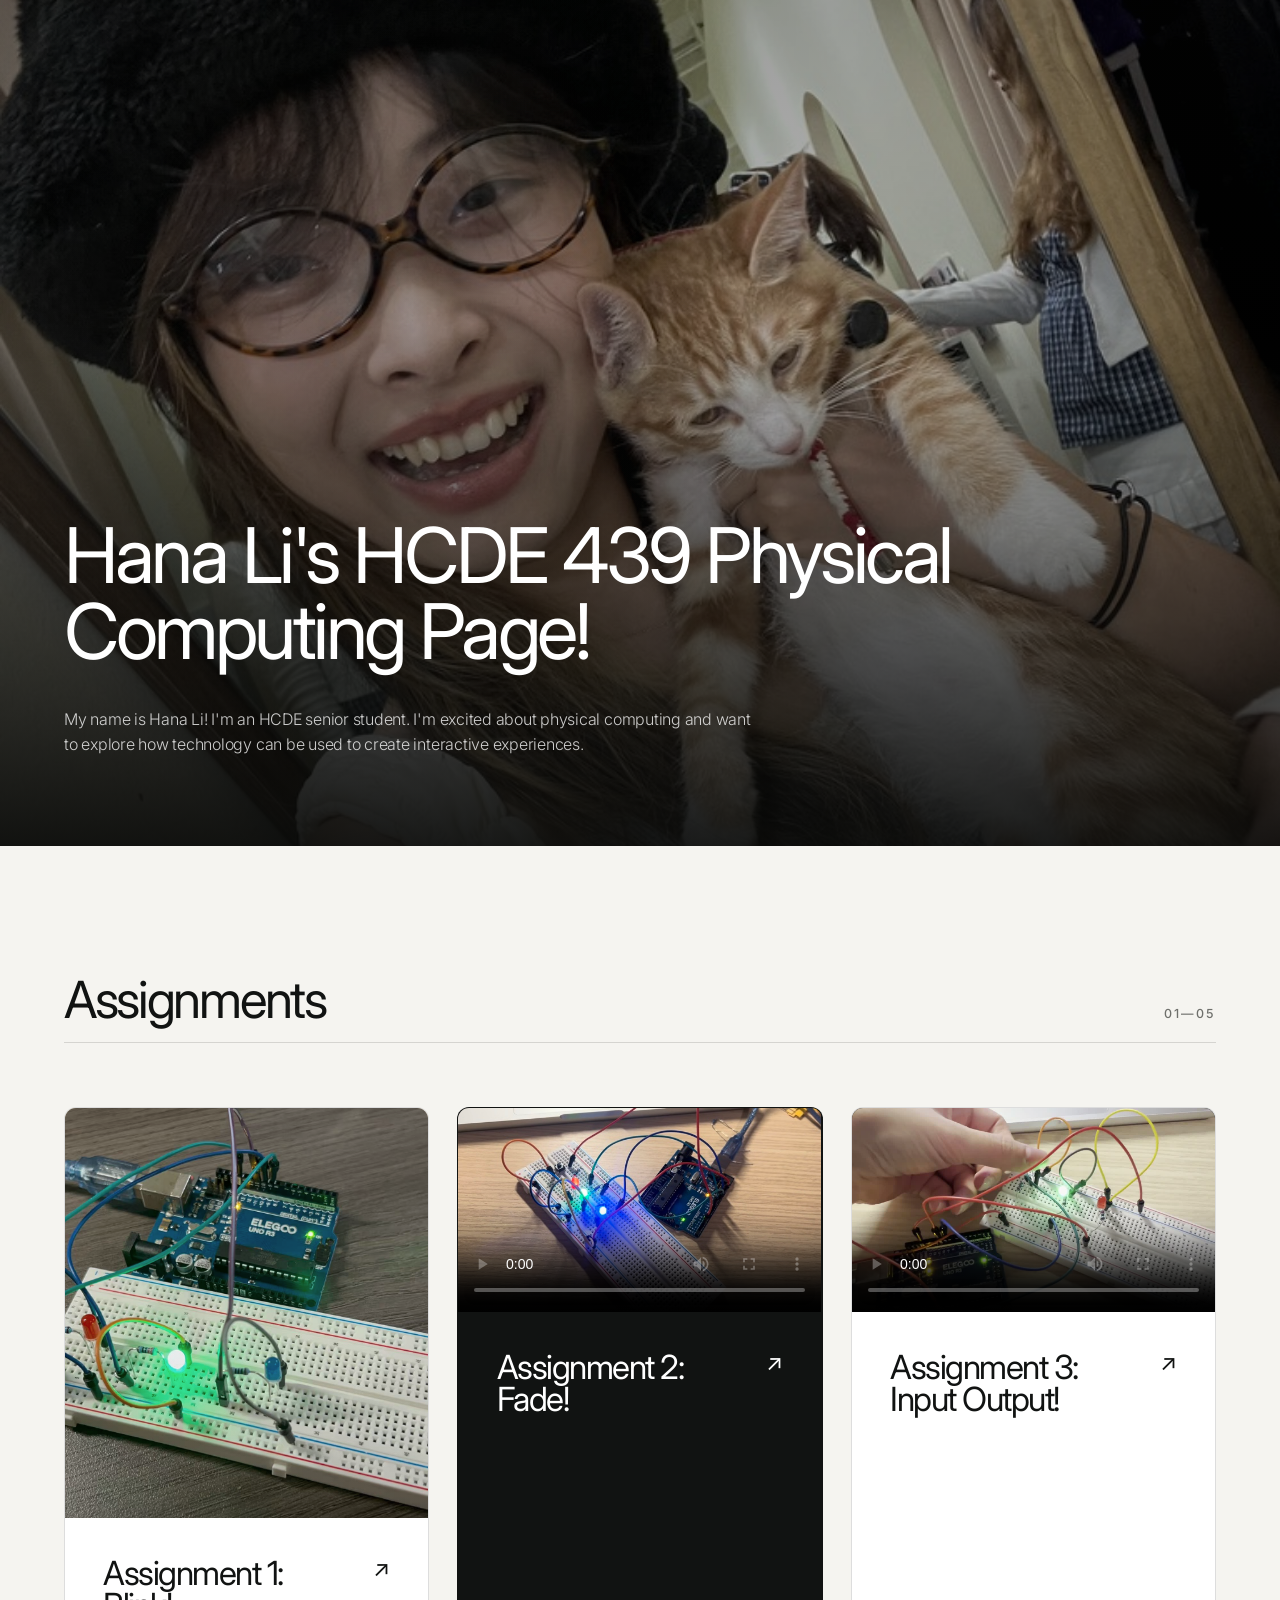
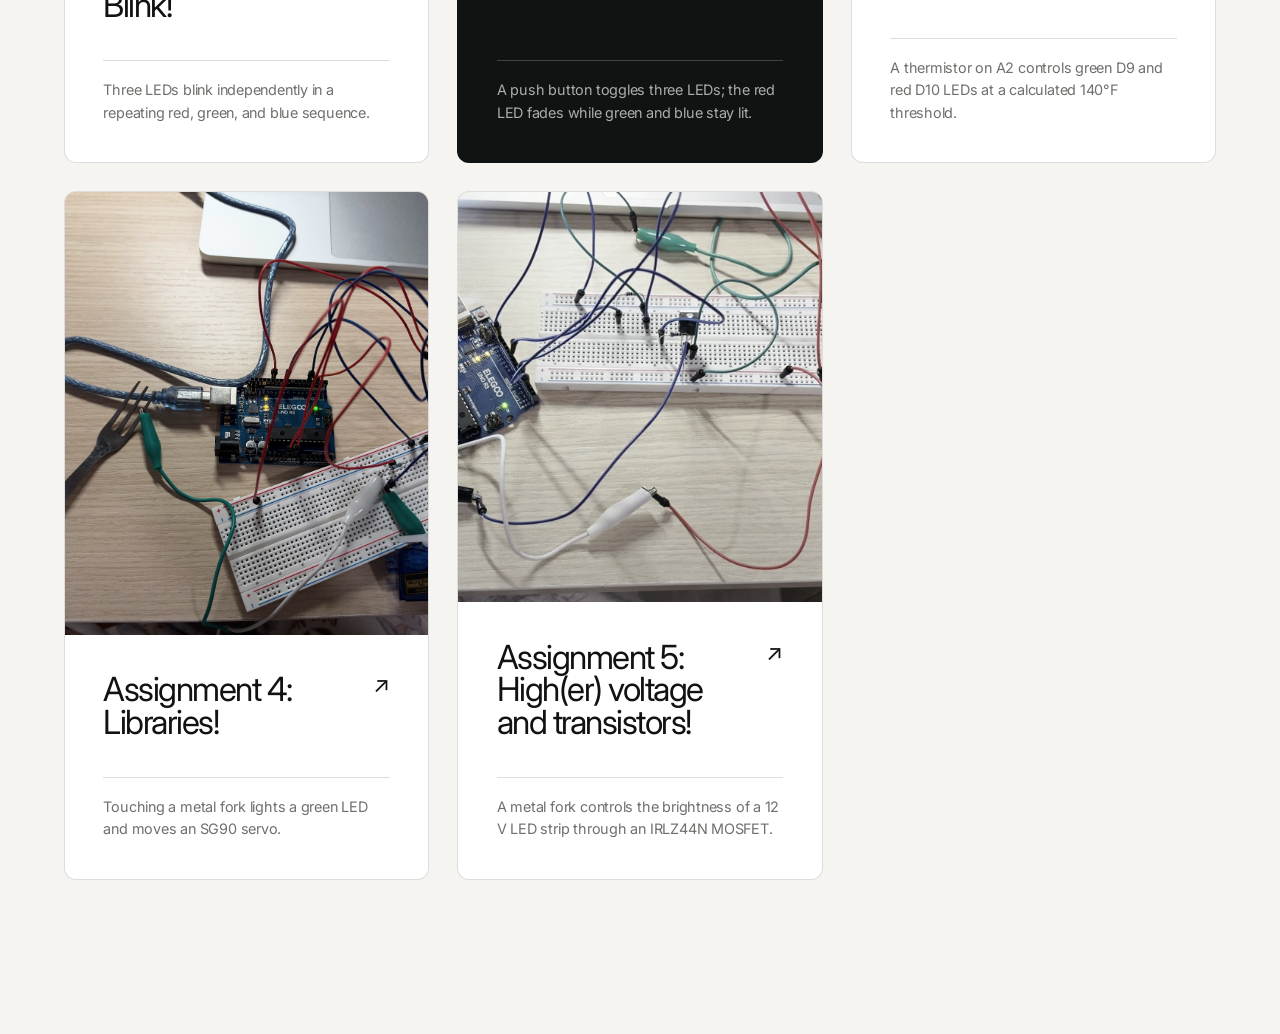
<file: docs/index.html>
<!DOCTYPE html>
<html lang="en">
  <head>
    <meta charset="utf-8" />
    <meta name="viewport" content="width=device-width, initial-scale=1.0" />
    <meta name="theme-color" content="#111312" />

    <title>Hana Li's HCDE 439 Physical Computing Page!</title>

    <link href="style.css?v=7" rel="stylesheet" />
  </head>
  <body class="home-page">
    <main>
      <section class="home-hero" aria-labelledby="page-title">
        <img class="home-hero__image" src="profile.jpeg" alt="Portrait of Hana Li" />
        <div class="home-hero__shade" aria-hidden="true"></div>
        <div class="home-hero__content">
          <h1 id="page-title">Hana Li's HCDE 439 Physical Computing Page!</h1>
          <p>
            My name is Hana Li! I'm an HCDE senior student. I'm excited about physical computing and want to explore how technology can be used to create interactive experiences.
          </p>
        </div>
      </section>

      <section class="assignments" aria-labelledby="assignments-title">
        <div class="section-heading">
          <h2 id="assignments-title">Assignments</h2>
          <span aria-hidden="true">01—05</span>
        </div>

        <div class="grid">
          <article class="assignment assignment--primary">
            <a href="a1.html">
              <div class="assignment__media">
                <img src="a1-circuit.jpg" alt="Arduino Uno connected to three LEDs on a breadboard" />
              </div>
              <div class="assignment__title">
                <h2>Assignment 1: Blink!</h2>
                <span aria-hidden="true">↗</span>
              </div>
            </a>
            <p>Three LEDs blink independently in a repeating red, green, and blue sequence.</p>
          </article>

          <article class="assignment assignment--dark">
            <div class="assignment__media assignment__media--video">
              <video controls playsinline preload="metadata" poster="assets/current-attachment.jpeg" aria-label="Assignment 2 button-controlled LED fade demonstration">
                <source src="assets/a2-demo.mp4" type="video/mp4" />
                Your browser does not support video playback. <a href="assets/a2-demo.mp4">Download the demonstration video</a>.
              </video>
            </div>
            <a href="a2.html">
              <div class="assignment__title">
                <h2>Assignment 2: Fade!</h2>
                <span aria-hidden="true">↗</span>
              </div>
            </a>
            <p>A push button toggles three LEDs; the red LED fades while green and blue stay lit.</p>
          </article>

          <article class="assignment assignment--wide">
            <div class="assignment__media assignment__media--video">
              <video controls playsinline preload="metadata" poster="assets/a3-poster.jpg" aria-label="Assignment 3 sensor-controlled green and red LED demonstration">
                <source src="assets/a3-demo.mp4" type="video/mp4" />
                Your browser does not support video playback. <a href="assets/a3-demo.mp4">Download the demonstration video</a>.
              </video>
            </div>
            <a href="a3.html">
              <div class="assignment__title">
                <h2>Assignment 3: Input Output!</h2>
                <span aria-hidden="true">↗</span>
              </div>
            </a>
            <p>A thermistor on A2 controls green D9 and red D10 LEDs at a calculated 140°F threshold.</p>
          </article>

          <article class="assignment">
            <a href="a4.html">
              <div class="assignment__media">
                <img src="assets/a4-circuit.jpg" alt="Metal fork touch sensor, green LED, and micro servo connected to an Arduino Uno" loading="lazy" />
              </div>
              <div class="assignment__title">
                <h2>Assignment 4: Libraries!</h2>
                <span aria-hidden="true">↗</span>
              </div>
            </a>
            <p>Touching a metal fork lights a green LED and moves an SG90 servo.</p>
          </article>
          <article class="assignment assignment--wide">
            <a href="assignment5.html">
              <div class="assignment__media">
                <img src="assets/a5-poster.jpg" alt="A hand touching the metal fork to brighten the LED strip" loading="lazy" />
              </div>
              <div class="assignment__title">
                <h2>Assignment 5: High(er) voltage and transistors!</h2>
                <span aria-hidden="true">↗</span>
              </div>
            </a>
            <p>A metal fork controls the brightness of a 12 V LED strip through an IRLZ44N MOSFET.</p>
          </article>
        </div>
      </section>
    </main>
  </body>
</html>
</file>
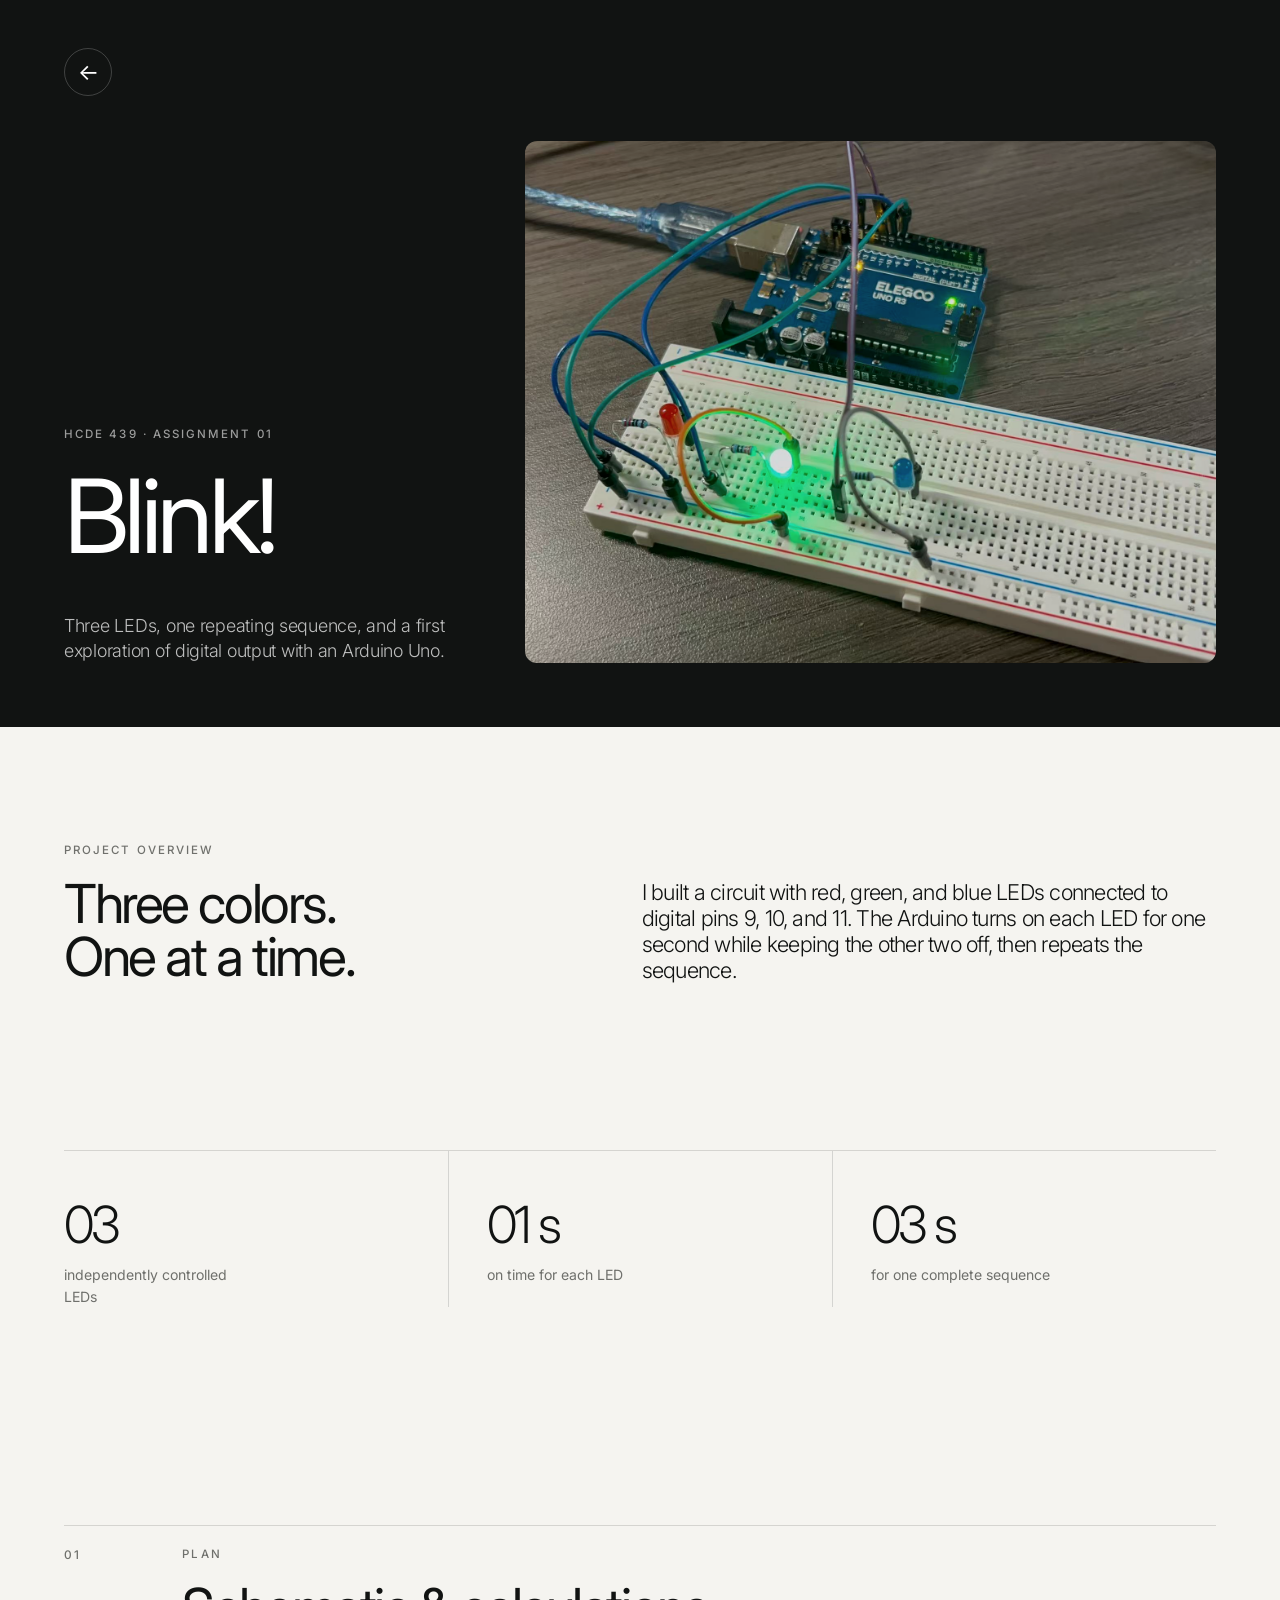
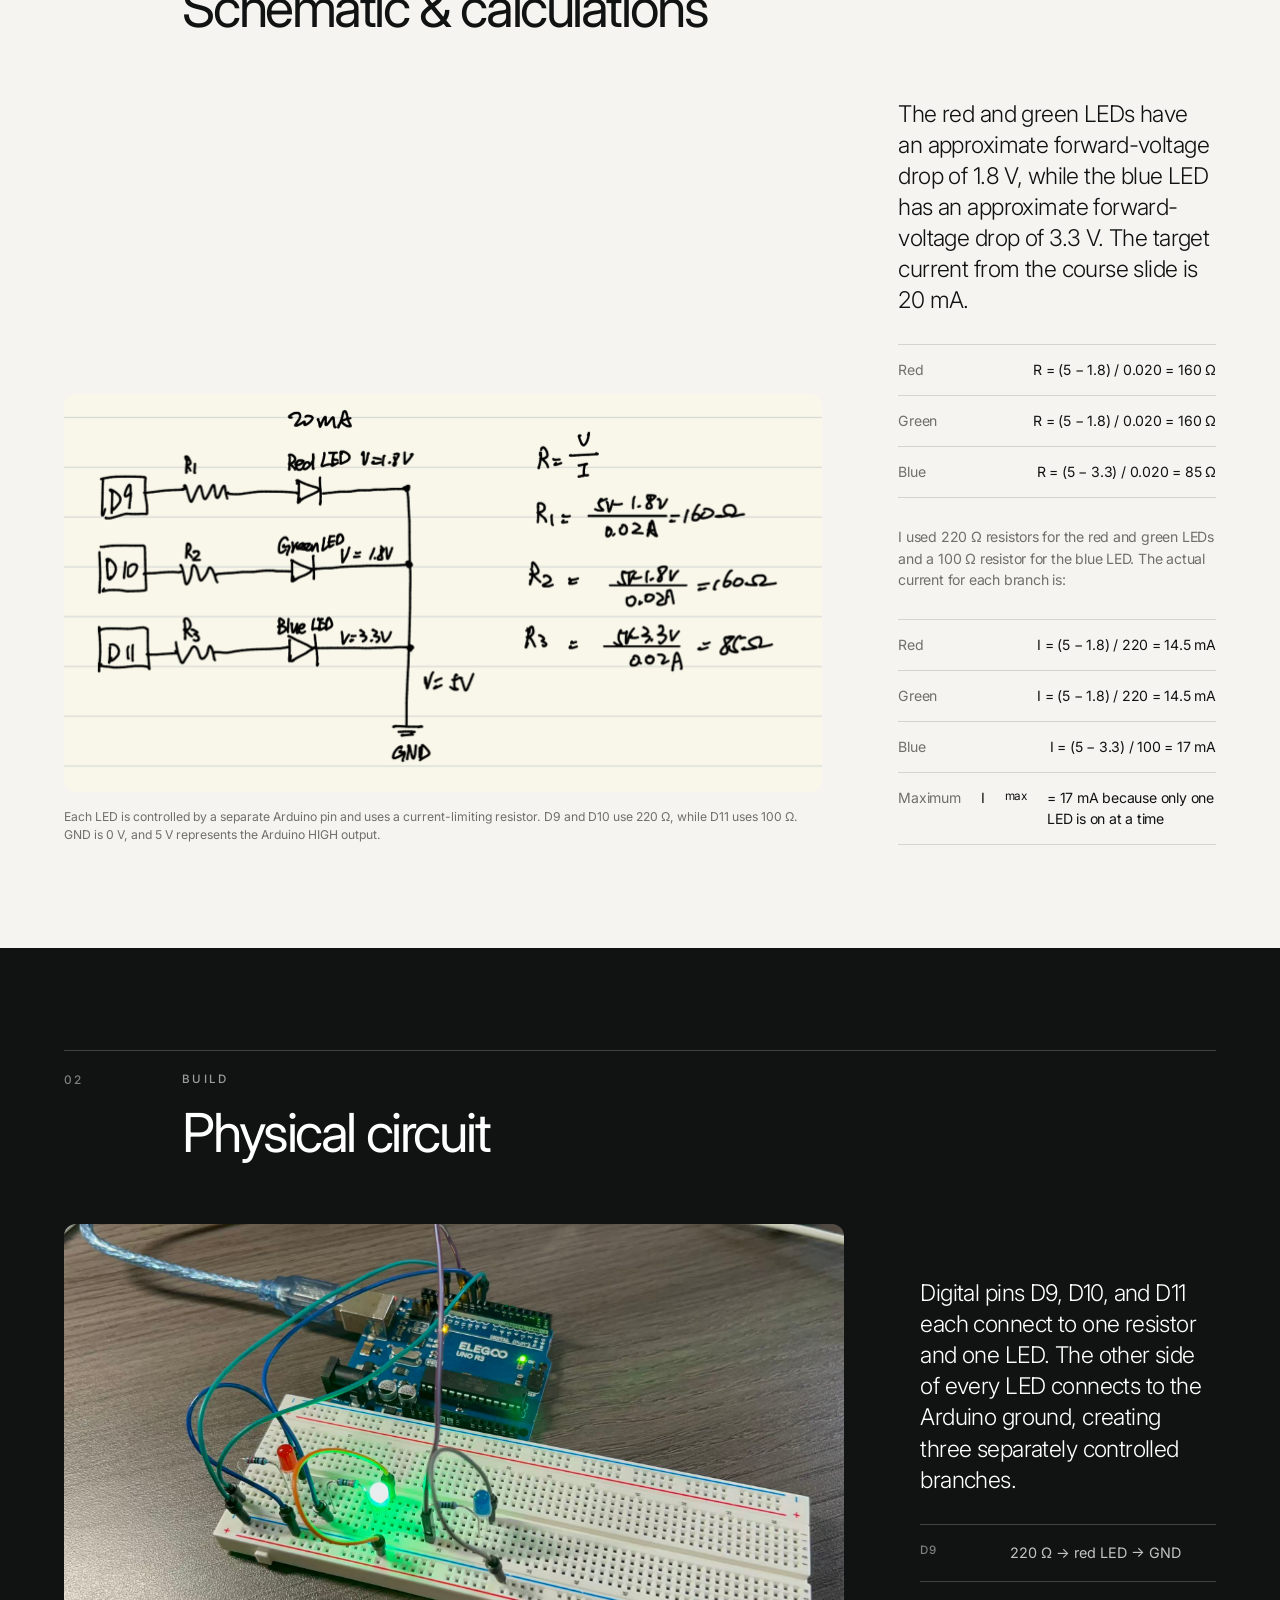
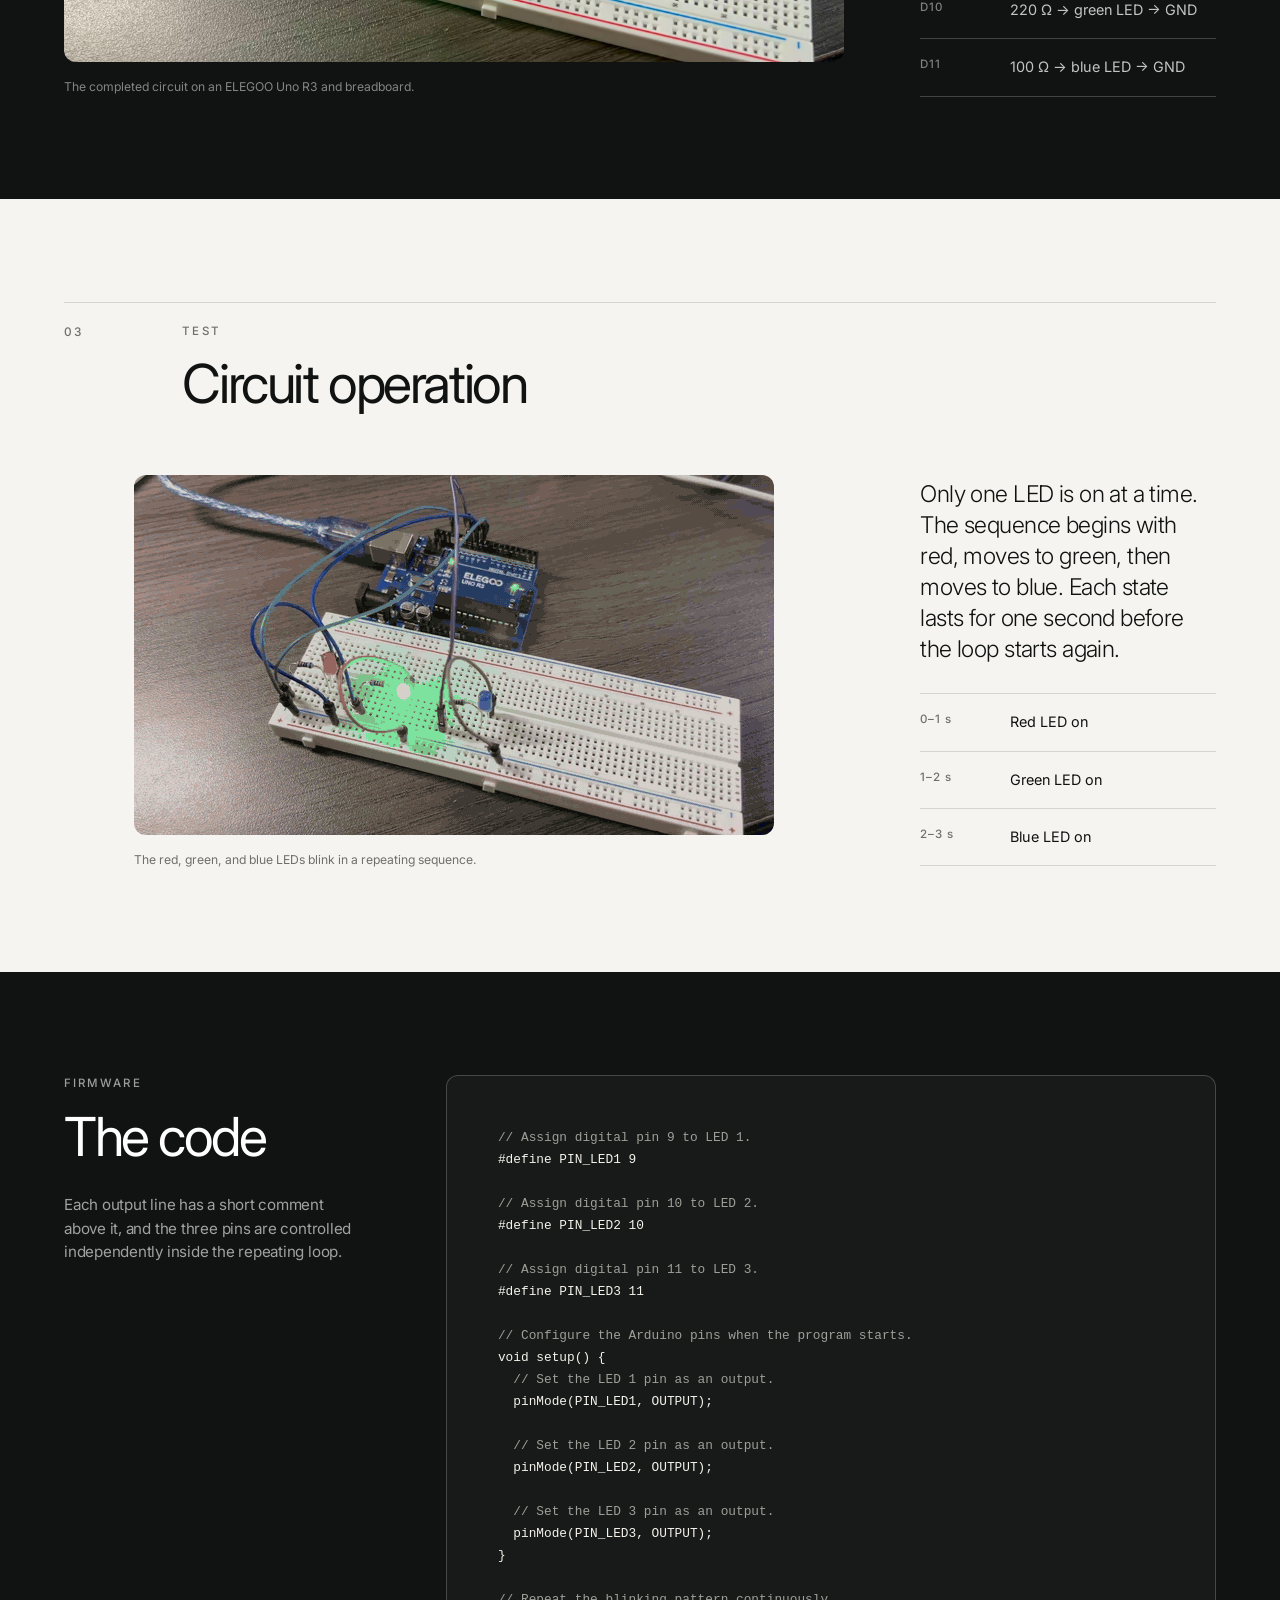
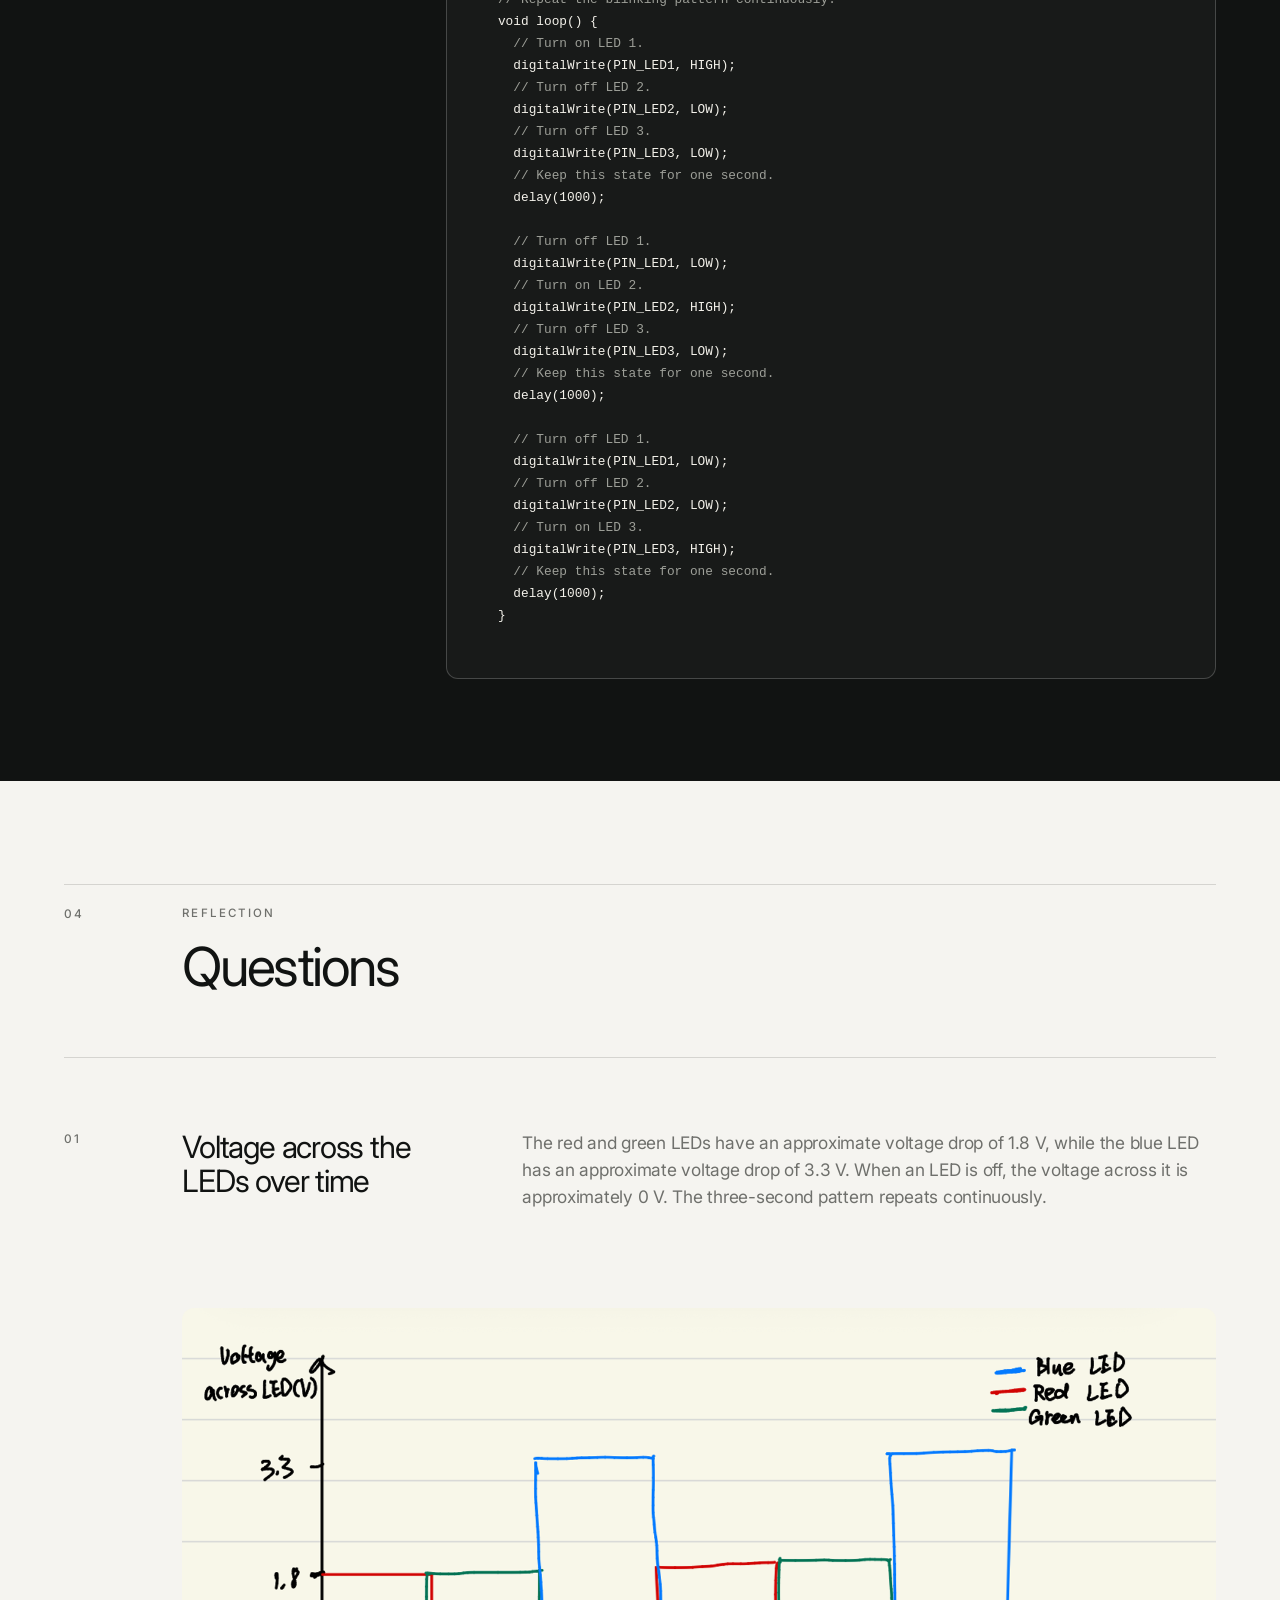
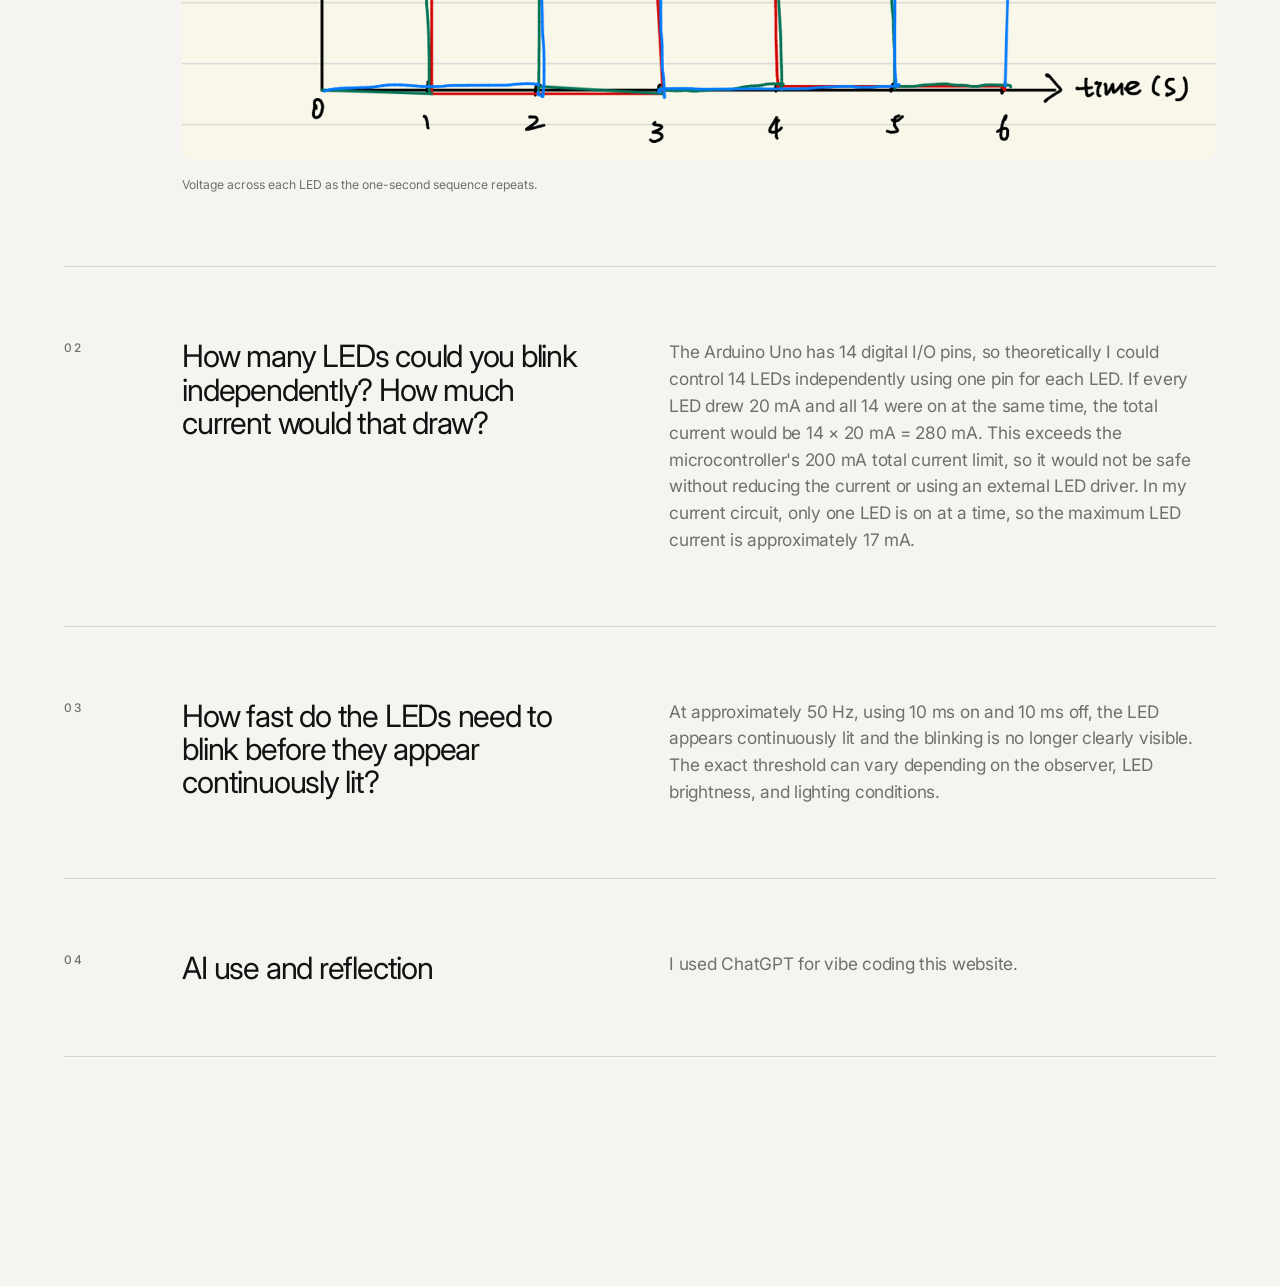
<file: docs/a1.html>
<!DOCTYPE html>
<html lang="en">
  <head>
    <meta charset="utf-8" />
    <meta name="viewport" content="width=device-width, initial-scale=1.0" />
    <meta name="theme-color" content="#111312" />
    <title>Hana Li's Assignment 1: Blink!</title>
    <link href="style.css?v=5" rel="stylesheet" type="text/css" />
  </head>
  <body class="detail-page a1-page">
    <main>
      <section class="project-hero" aria-labelledby="page-title">
        <a class="back-link" href="index.html" aria-label="Back to the homepage">←</a>
        <div class="project-hero__inner">
          <div class="project-hero__copy">
            <p class="eyebrow">HCDE 439 · Assignment 01</p>
            <h1 id="page-title">Blink!</h1>
            <p class="project-hero__intro">Three LEDs, one repeating sequence, and a first exploration of digital output with an Arduino Uno.</p>
          </div>
          <figure class="project-hero__media">
            <img src="a1-circuit.jpg" alt="Arduino Uno connected to red, green, and blue LEDs on a breadboard" />
          </figure>
        </div>
      </section>

      <section class="project-overview" aria-labelledby="overview-title">
        <div>
          <p class="eyebrow eyebrow--dark">Project overview</p>
          <h2 id="overview-title">Three colors.<br />One at a time.</h2>
        </div>
        <p class="project-overview__text">I built a circuit with red, green, and blue LEDs connected to digital pins 9, 10, and 11. The Arduino turns on each LED for one second while keeping the other two off, then repeats the sequence.</p>
        <dl class="project-facts">
          <div><dt>03</dt><dd>independently controlled LEDs</dd></div>
          <div><dt>01 s</dt><dd>on time for each LED</dd></div>
          <div><dt>03 s</dt><dd>for one complete sequence</dd></div>
        </dl>
      </section>

      <section class="project-section project-section--paper" aria-labelledby="schematic-title">
        <div class="project-section__heading">
          <p class="section-number">01</p>
          <div><p class="eyebrow eyebrow--dark">Plan</p><h2 id="schematic-title">Schematic &amp; calculations</h2></div>
        </div>
        <div class="media-copy media-copy--wide">
          <figure class="project-figure">
            <img src="a1-schematic.png" alt="Hand-drawn schematic and resistor calculations for three LEDs" />
            <figcaption>Each LED is controlled by a separate Arduino pin and uses a current-limiting resistor. D9 and D10 use 220 Ω, while D11 uses 100 Ω. GND is 0 V, and 5 V represents the Arduino HIGH output.</figcaption>
          </figure>
          <div class="copy-stack">
            <p>The red and green LEDs have an approximate forward-voltage drop of 1.8 V, while the blue LED has an approximate forward-voltage drop of 3.3 V. The target current from the course slide is 20 mA.</p>
            <div class="equations" aria-label="Resistor calculations">
              <p><span>Red</span> R = (5 − 1.8) / 0.020 = 160 Ω</p>
              <p><span>Green</span> R = (5 − 1.8) / 0.020 = 160 Ω</p>
              <p><span>Blue</span> R = (5 − 3.3) / 0.020 = 85 Ω</p>
            </div>
            <p class="note">I used 220 Ω resistors for the red and green LEDs and a 100 Ω resistor for the blue LED. The actual current for each branch is:</p>
            <div class="equations" aria-label="Actual LED current calculations">
              <p><span>Red</span> I = (5 − 1.8) / 220 = 14.5 mA</p>
              <p><span>Green</span> I = (5 − 1.8) / 220 = 14.5 mA</p>
              <p><span>Blue</span> I = (5 − 3.3) / 100 = 17 mA</p>
              <p><span>Maximum</span> I<sub>max</sub> = 17 mA because only one LED is on at a time</p>
            </div>
          </div>
        </div>
      </section>

      <section class="project-section project-section--dark" aria-labelledby="circuit-title">
        <div class="project-section__heading">
          <p class="section-number">02</p>
          <div><p class="eyebrow">Build</p><h2 id="circuit-title">Physical circuit</h2></div>
        </div>
        <div class="media-copy">
          <figure class="project-figure project-figure--dark">
            <img src="a1-circuit.jpg" alt="Completed Arduino Uno breadboard circuit with three LEDs" />
            <figcaption>The completed circuit on an ELEGOO Uno R3 and breadboard.</figcaption>
          </figure>
          <div class="copy-stack">
            <p>Digital pins D9, D10, and D11 each connect to one resistor and one LED. The other side of every LED connects to the Arduino ground, creating three separately controlled branches.</p>
            <ul class="connection-list">
              <li><span>D9</span>220 Ω → red LED → GND</li>
              <li><span>D10</span>220 Ω → green LED → GND</li>
              <li><span>D11</span>100 Ω → blue LED → GND</li>
            </ul>
          </div>
        </div>
      </section>

      <section class="project-section project-section--paper" aria-labelledby="operation-title">
        <div class="project-section__heading">
          <p class="section-number">03</p>
          <div><p class="eyebrow eyebrow--dark">Test</p><h2 id="operation-title">Circuit operation</h2></div>
        </div>
        <div class="media-copy media-copy--operation">
          <figure class="project-figure project-figure--gif">
            <img src="a1-blink.gif" alt="Red, green, and blue LEDs blinking one at a time" />
            <figcaption>The red, green, and blue LEDs blink in a repeating sequence.</figcaption>
          </figure>
          <div class="copy-stack">
            <p>Only one LED is on at a time. The sequence begins with red, moves to green, then moves to blue. Each state lasts for one second before the loop starts again.</p>
            <ol class="sequence-list">
              <li><span>0–1 s</span>Red LED on</li>
              <li><span>1–2 s</span>Green LED on</li>
              <li><span>2–3 s</span>Blue LED on</li>
            </ol>
          </div>
        </div>
      </section>

      <section class="code-section" aria-labelledby="code-title">
        <div class="code-section__intro">
          <p class="eyebrow">Firmware</p>
          <h2 id="code-title">The code</h2>
          <p>Each output line has a short comment above it, and the three pins are controlled independently inside the repeating loop.</p>
        </div>
        <pre class="code-block"><code><span class="code-comment">// Assign digital pin 9 to LED 1.</span>
#define PIN_LED1 9

<span class="code-comment">// Assign digital pin 10 to LED 2.</span>
#define PIN_LED2 10

<span class="code-comment">// Assign digital pin 11 to LED 3.</span>
#define PIN_LED3 11

<span class="code-comment">// Configure the Arduino pins when the program starts.</span>
void setup() {
  <span class="code-comment">// Set the LED 1 pin as an output.</span>
  pinMode(PIN_LED1, OUTPUT);

  <span class="code-comment">// Set the LED 2 pin as an output.</span>
  pinMode(PIN_LED2, OUTPUT);

  <span class="code-comment">// Set the LED 3 pin as an output.</span>
  pinMode(PIN_LED3, OUTPUT);
}

<span class="code-comment">// Repeat the blinking pattern continuously.</span>
void loop() {
  <span class="code-comment">// Turn on LED 1.</span>
  digitalWrite(PIN_LED1, HIGH);
  <span class="code-comment">// Turn off LED 2.</span>
  digitalWrite(PIN_LED2, LOW);
  <span class="code-comment">// Turn off LED 3.</span>
  digitalWrite(PIN_LED3, LOW);
  <span class="code-comment">// Keep this state for one second.</span>
  delay(1000);

  <span class="code-comment">// Turn off LED 1.</span>
  digitalWrite(PIN_LED1, LOW);
  <span class="code-comment">// Turn on LED 2.</span>
  digitalWrite(PIN_LED2, HIGH);
  <span class="code-comment">// Turn off LED 3.</span>
  digitalWrite(PIN_LED3, LOW);
  <span class="code-comment">// Keep this state for one second.</span>
  delay(1000);

  <span class="code-comment">// Turn off LED 1.</span>
  digitalWrite(PIN_LED1, LOW);
  <span class="code-comment">// Turn off LED 2.</span>
  digitalWrite(PIN_LED2, LOW);
  <span class="code-comment">// Turn on LED 3.</span>
  digitalWrite(PIN_LED3, HIGH);
  <span class="code-comment">// Keep this state for one second.</span>
  delay(1000);
}</code></pre>
      </section>

      <section class="project-section project-section--paper questions" aria-labelledby="questions-title">
        <div class="project-section__heading">
          <p class="section-number">04</p>
          <div><p class="eyebrow eyebrow--dark">Reflection</p><h2 id="questions-title">Questions</h2></div>
        </div>

        <article class="question question--graph">
          <div class="question__number">01</div>
          <div class="question__body">
            <h3>Voltage across the LEDs over time</h3>
            <p>The red and green LEDs have an approximate voltage drop of 1.8 V, while the blue LED has an approximate voltage drop of 3.3 V. When an LED is off, the voltage across it is approximately 0 V. The three-second pattern repeats continuously.</p>
            <figure class="project-figure project-figure--graph">
              <img src="a1-voltage-graph.png" alt="Graph of voltage across the red, green, and blue LEDs over six seconds" />
              <figcaption>Voltage across each LED as the one-second sequence repeats.</figcaption>
            </figure>
          </div>
        </article>

        <article class="question">
          <div class="question__number">02</div>
          <div class="question__body">
            <h3>How many LEDs could you blink independently? How much current would that draw?</h3>
            <p>The Arduino Uno has 14 digital I/O pins, so theoretically I could control 14 LEDs independently using one pin for each LED. If every LED drew 20 mA and all 14 were on at the same time, the total current would be 14 × 20 mA = 280 mA. This exceeds the microcontroller's 200 mA total current limit, so it would not be safe without reducing the current or using an external LED driver. In my current circuit, only one LED is on at a time, so the maximum LED current is approximately 17 mA.</p>
          </div>
        </article>

        <article class="question">
          <div class="question__number">03</div>
          <div class="question__body">
            <h3>How fast do the LEDs need to blink before they appear continuously lit?</h3>
            <p>At approximately 50 Hz, using 10 ms on and 10 ms off, the LED appears continuously lit and the blinking is no longer clearly visible. The exact threshold can vary depending on the observer, LED brightness, and lighting conditions.</p>
          </div>
        </article>

        <article class="question">
          <div class="question__number">04</div>
          <div class="question__body">
            <h3>AI use and reflection</h3>
            <p>I used ChatGPT for vibe coding this website.</p>
          </div>
        </article>
      </section>
    </main>
  </body>
</html>
</file>
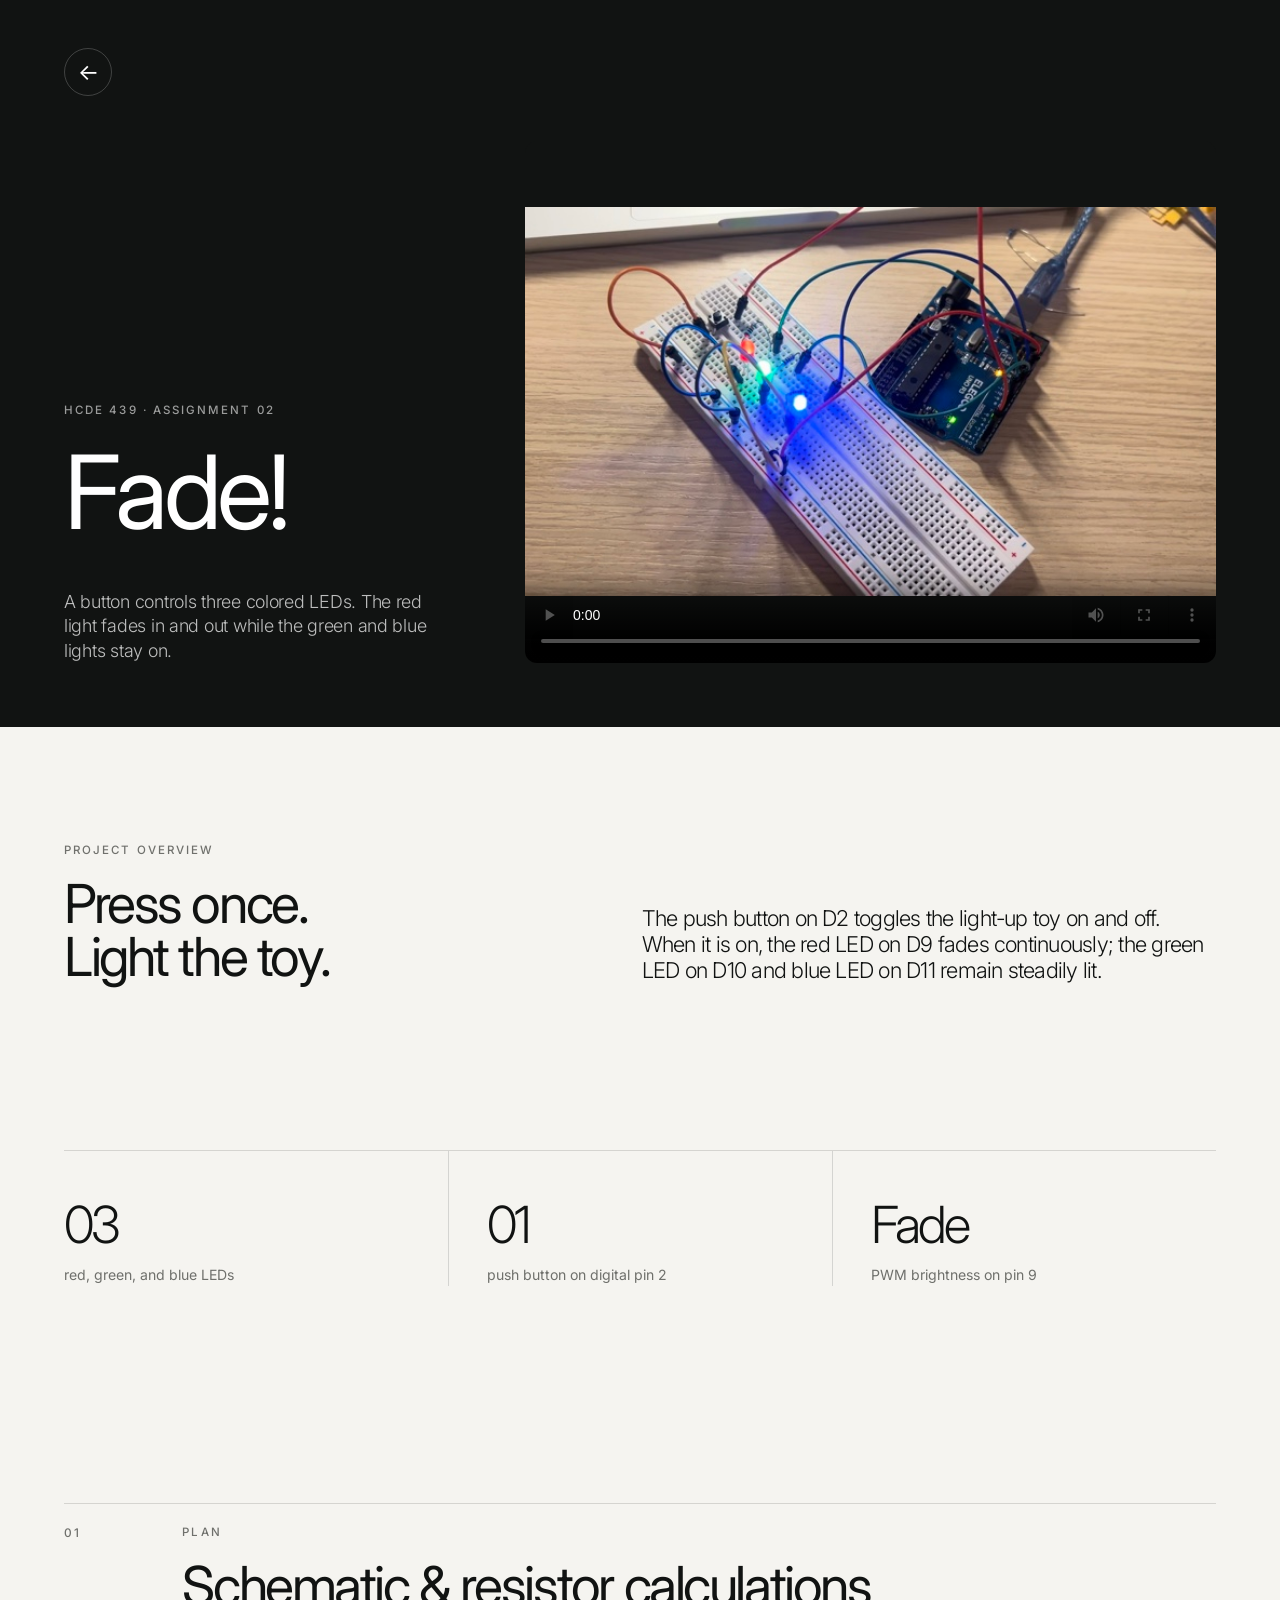
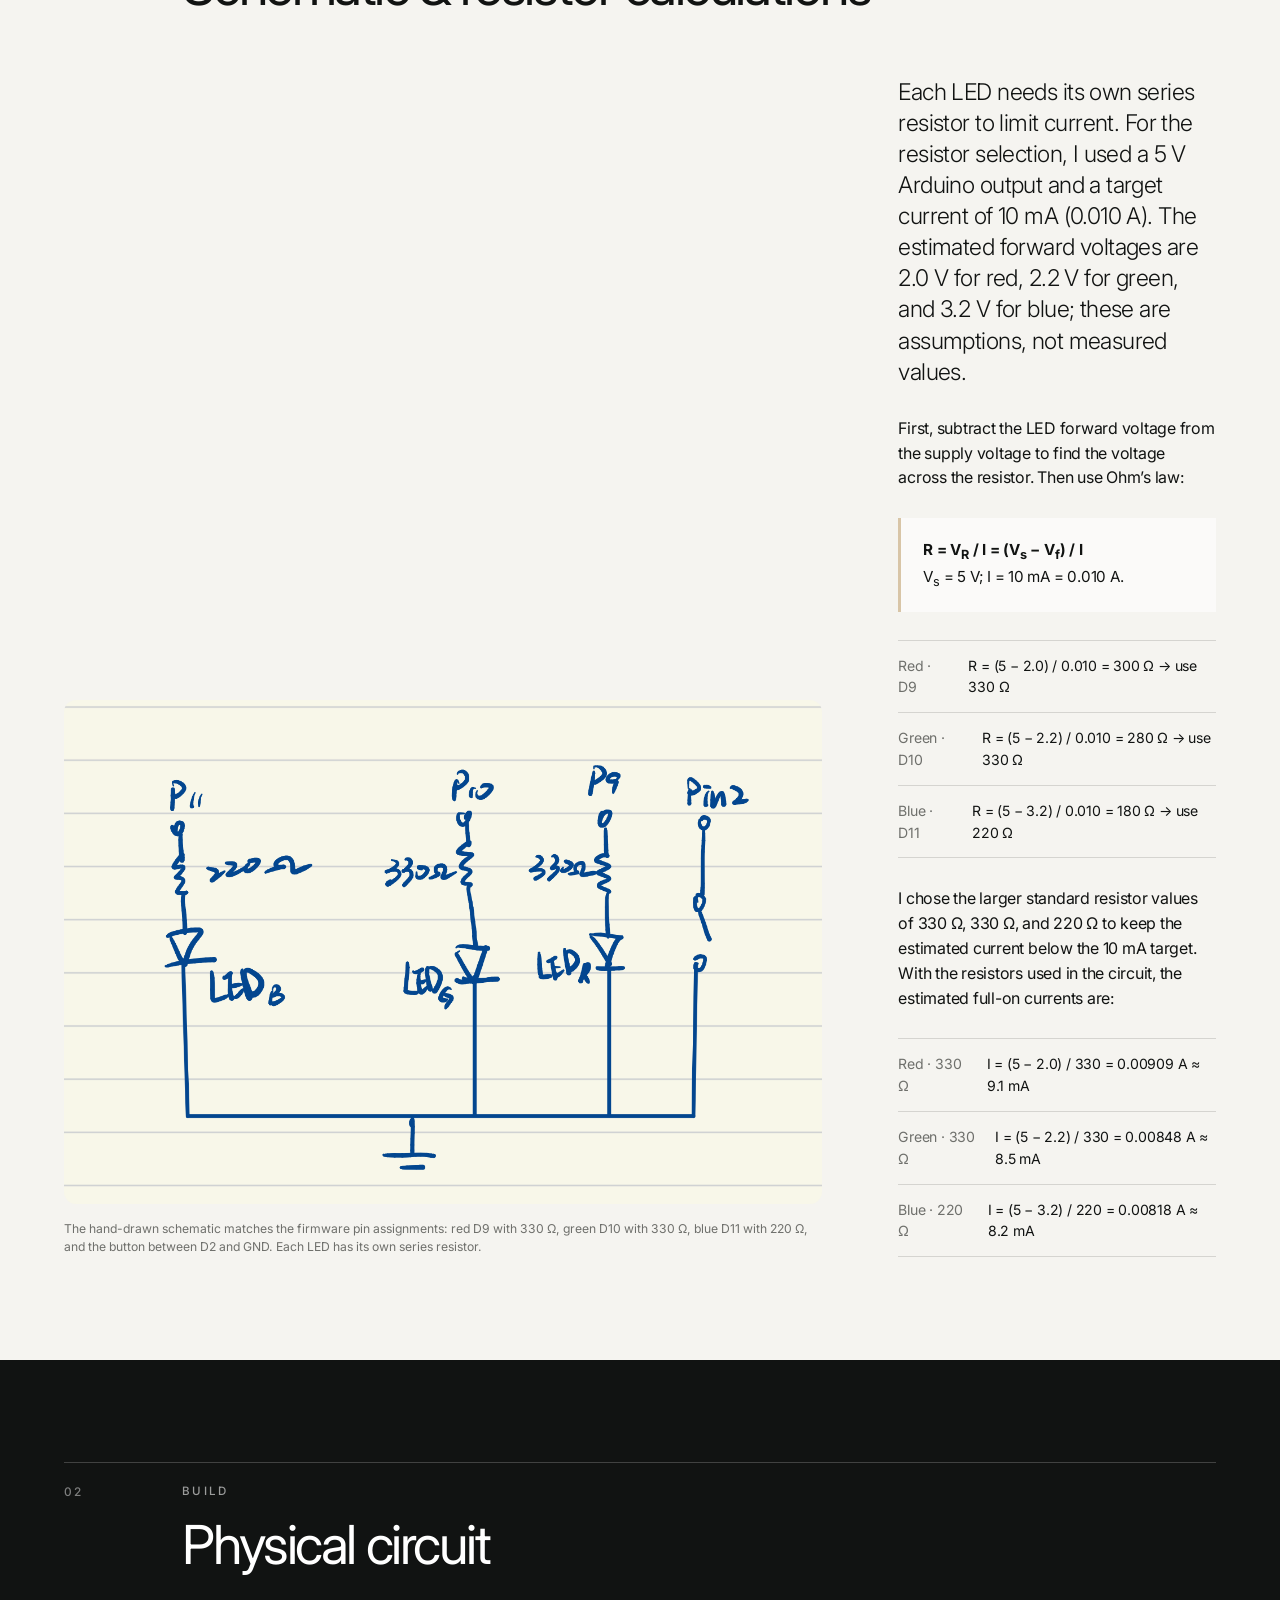
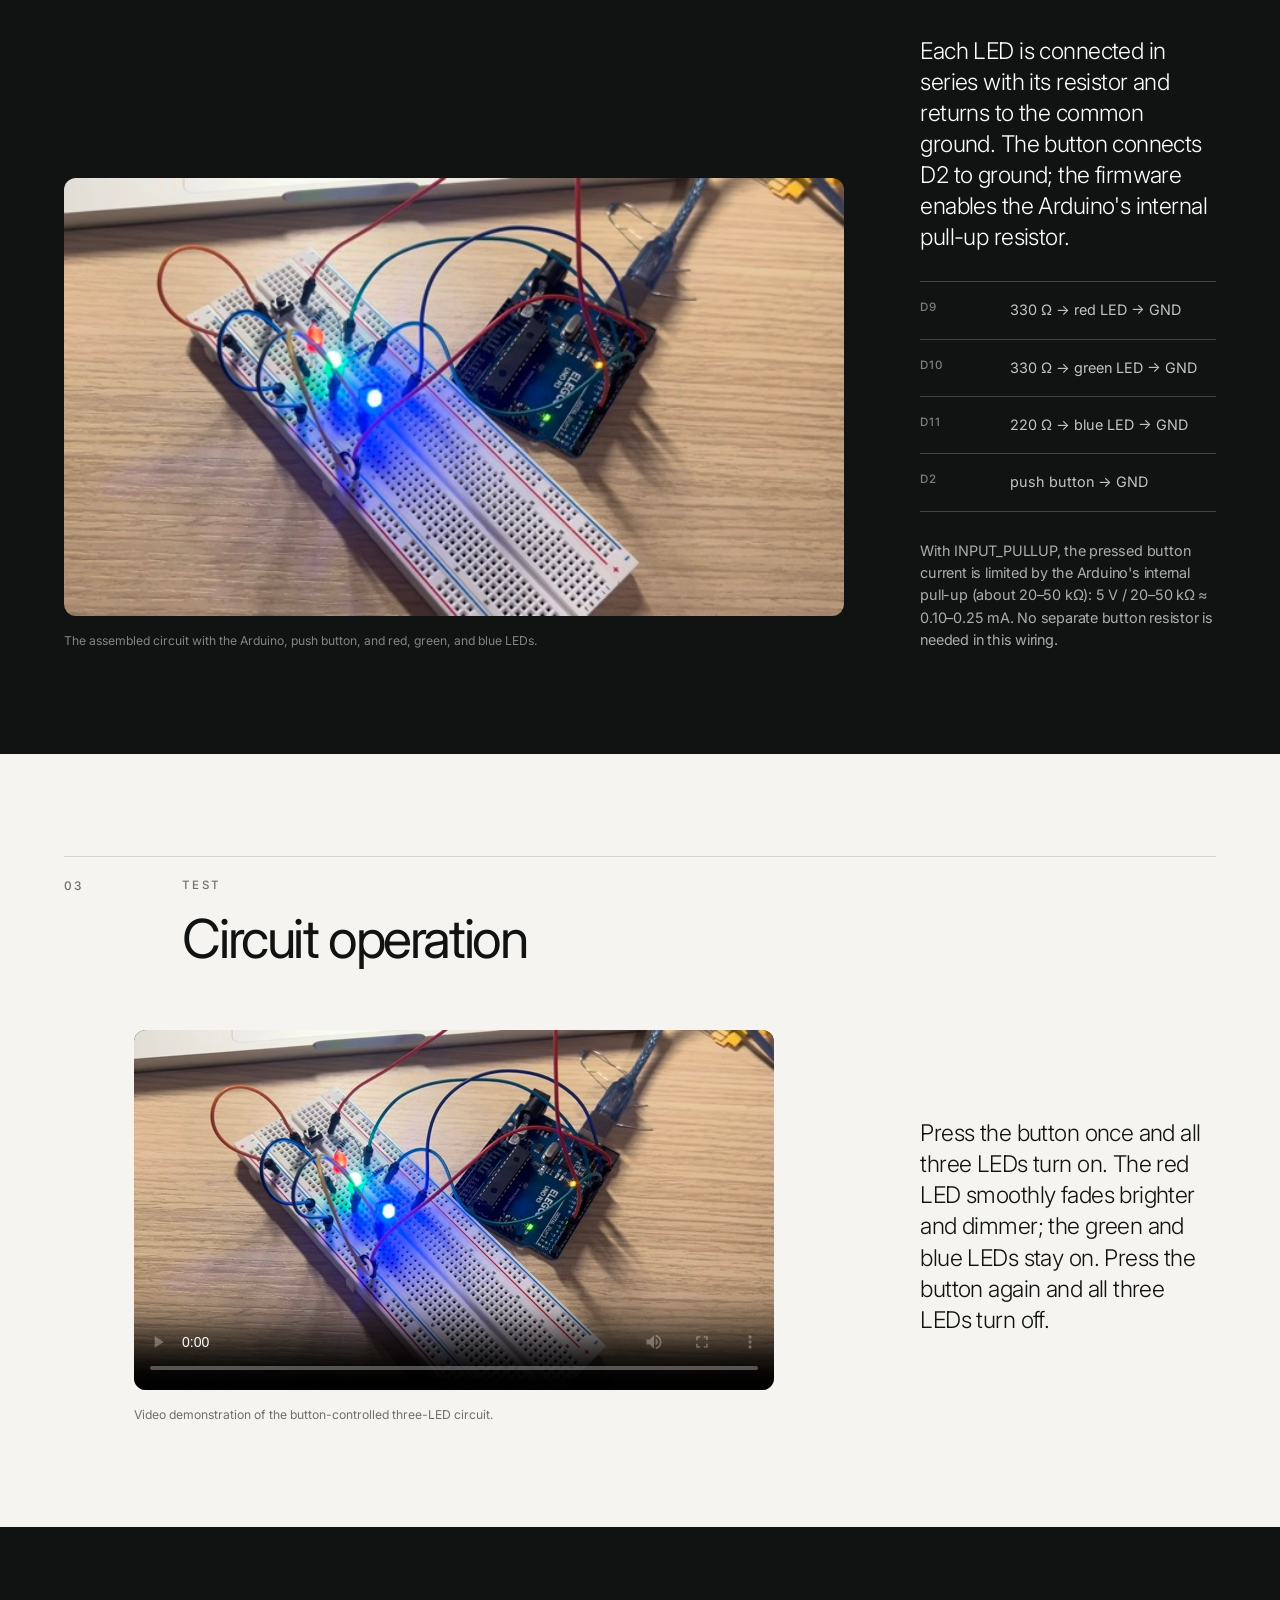
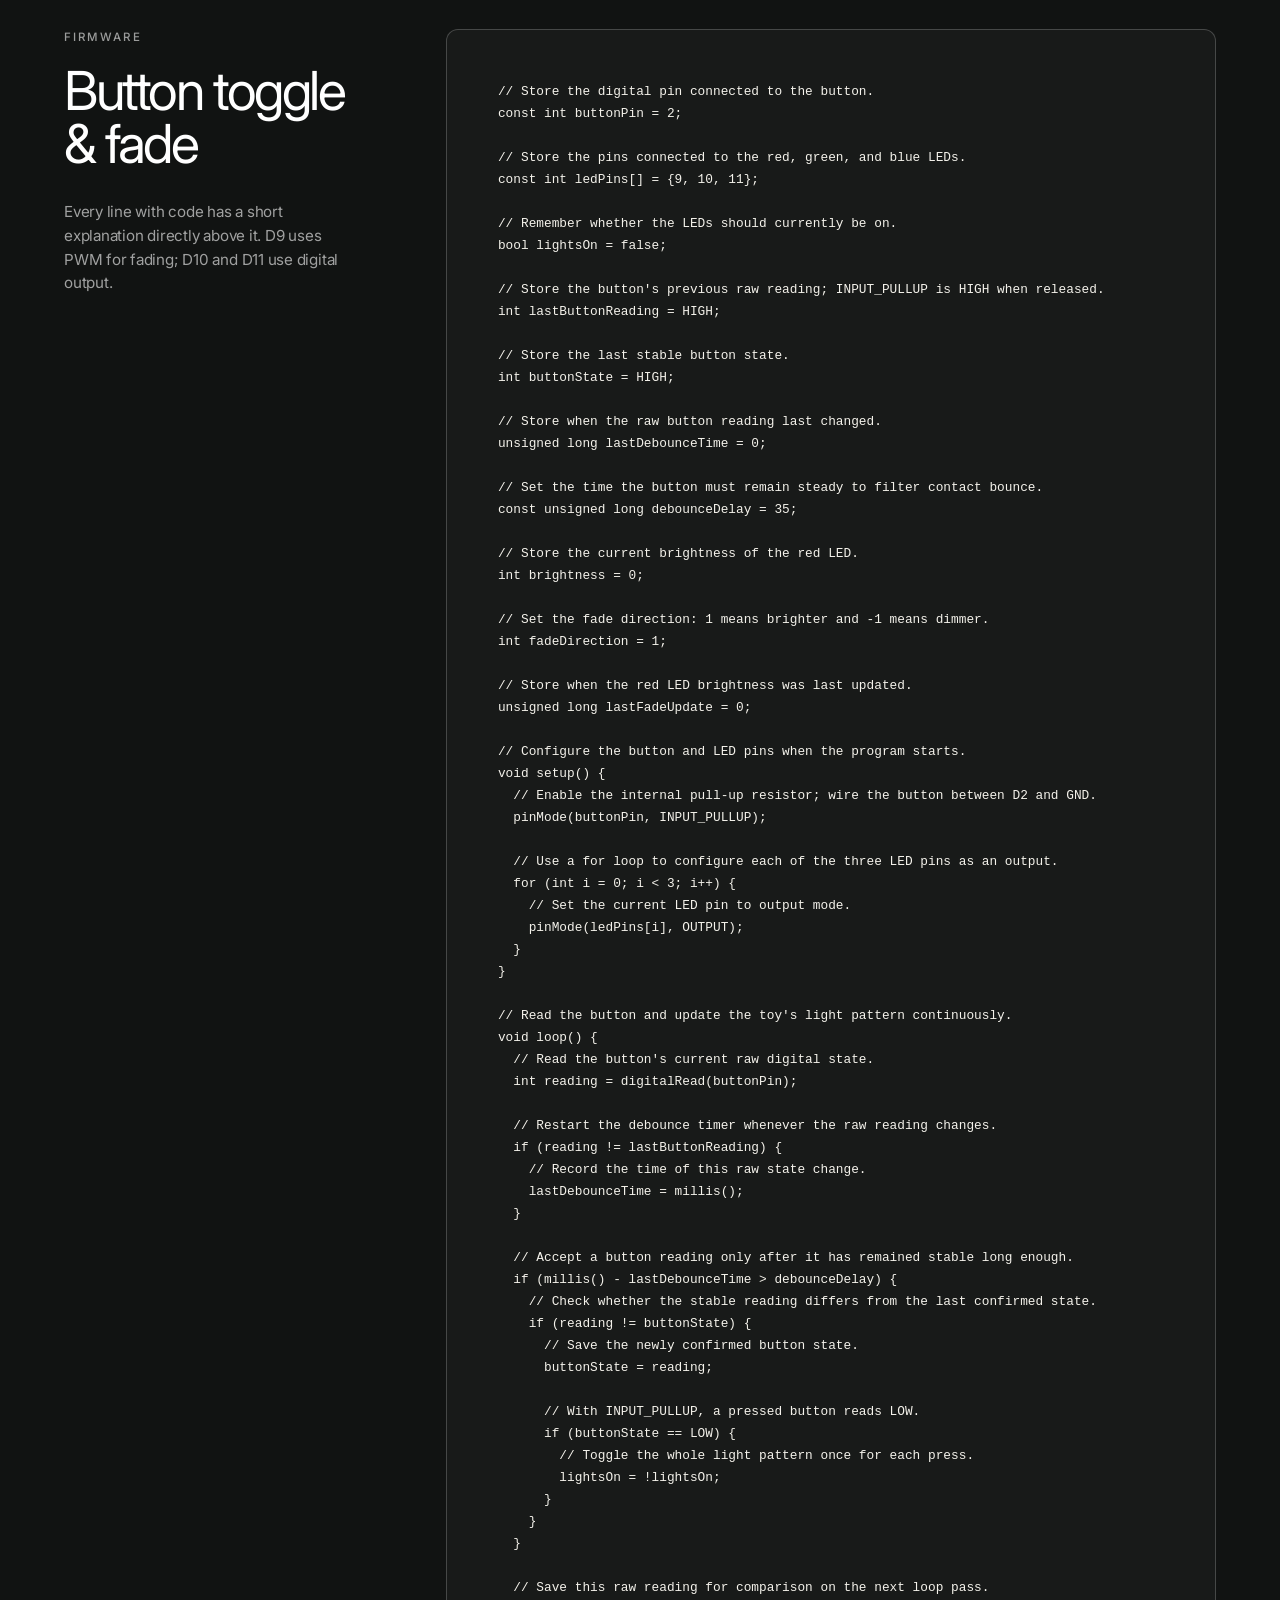
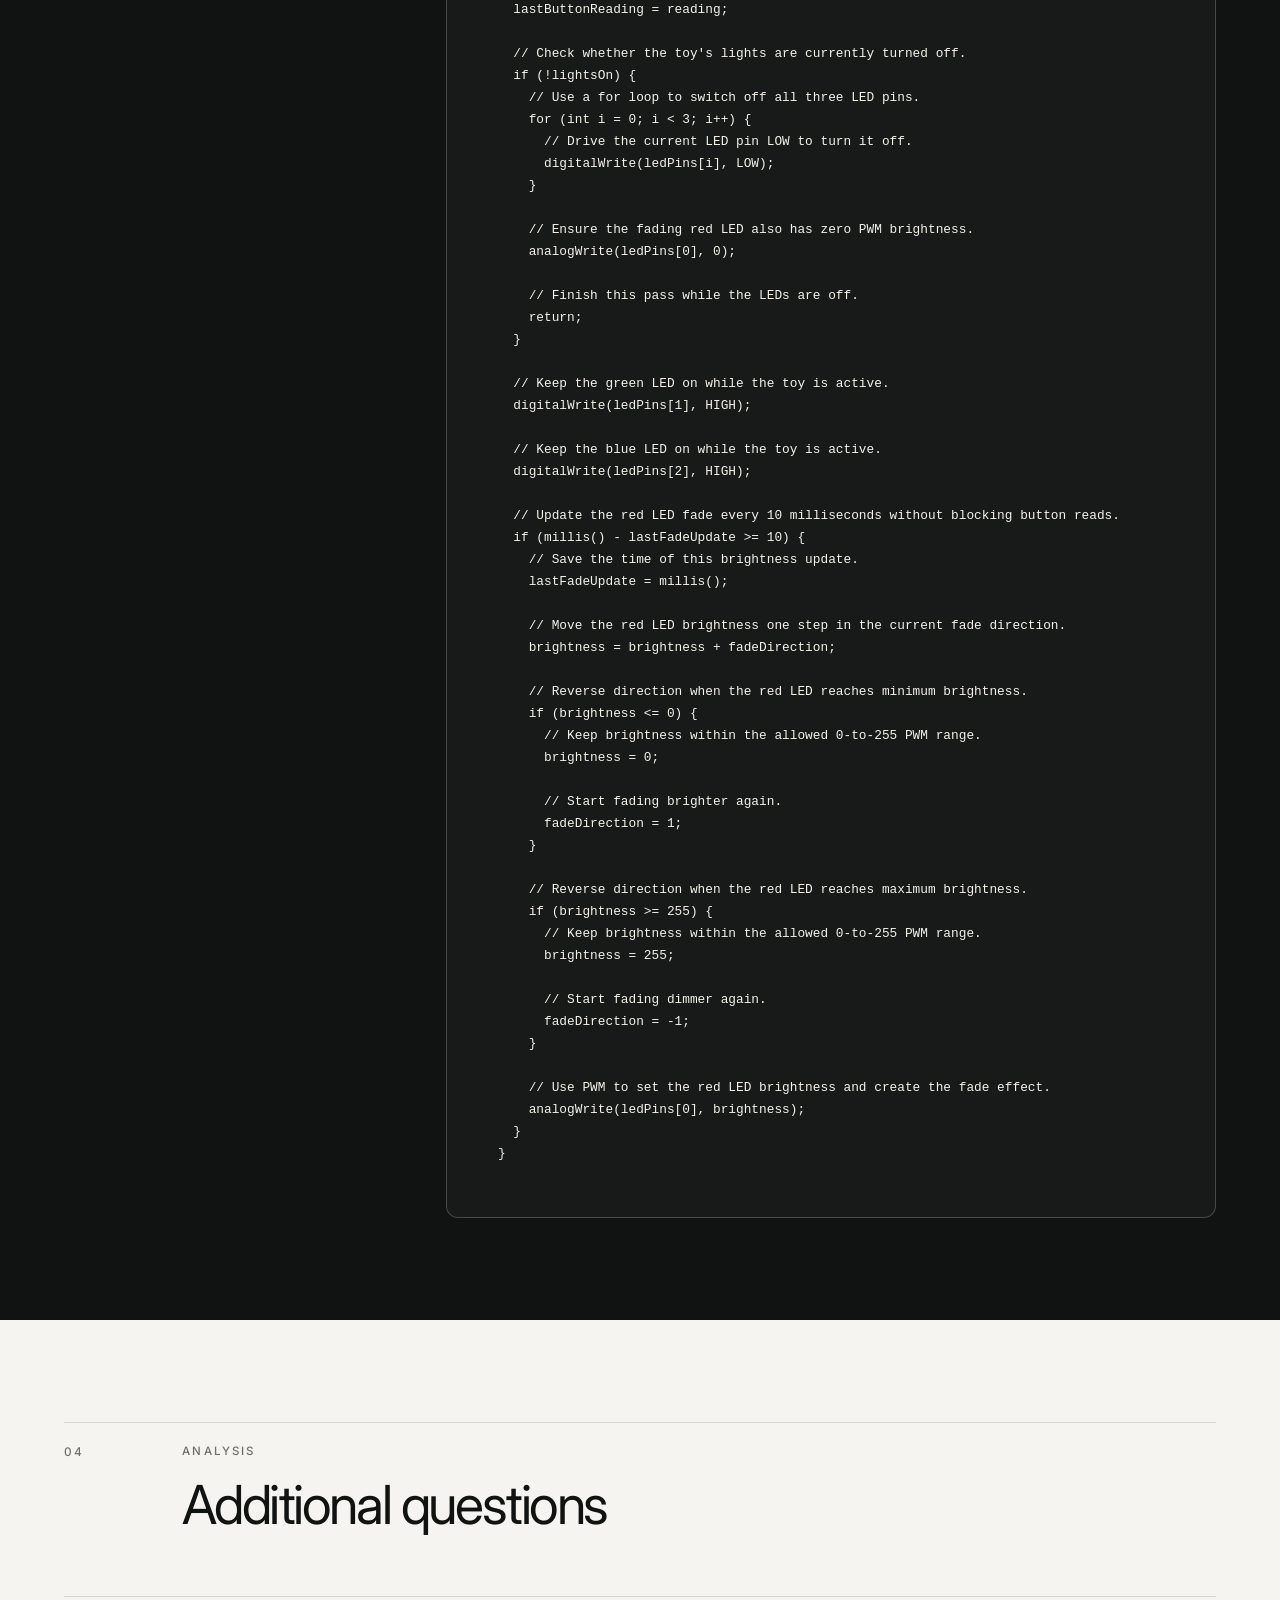
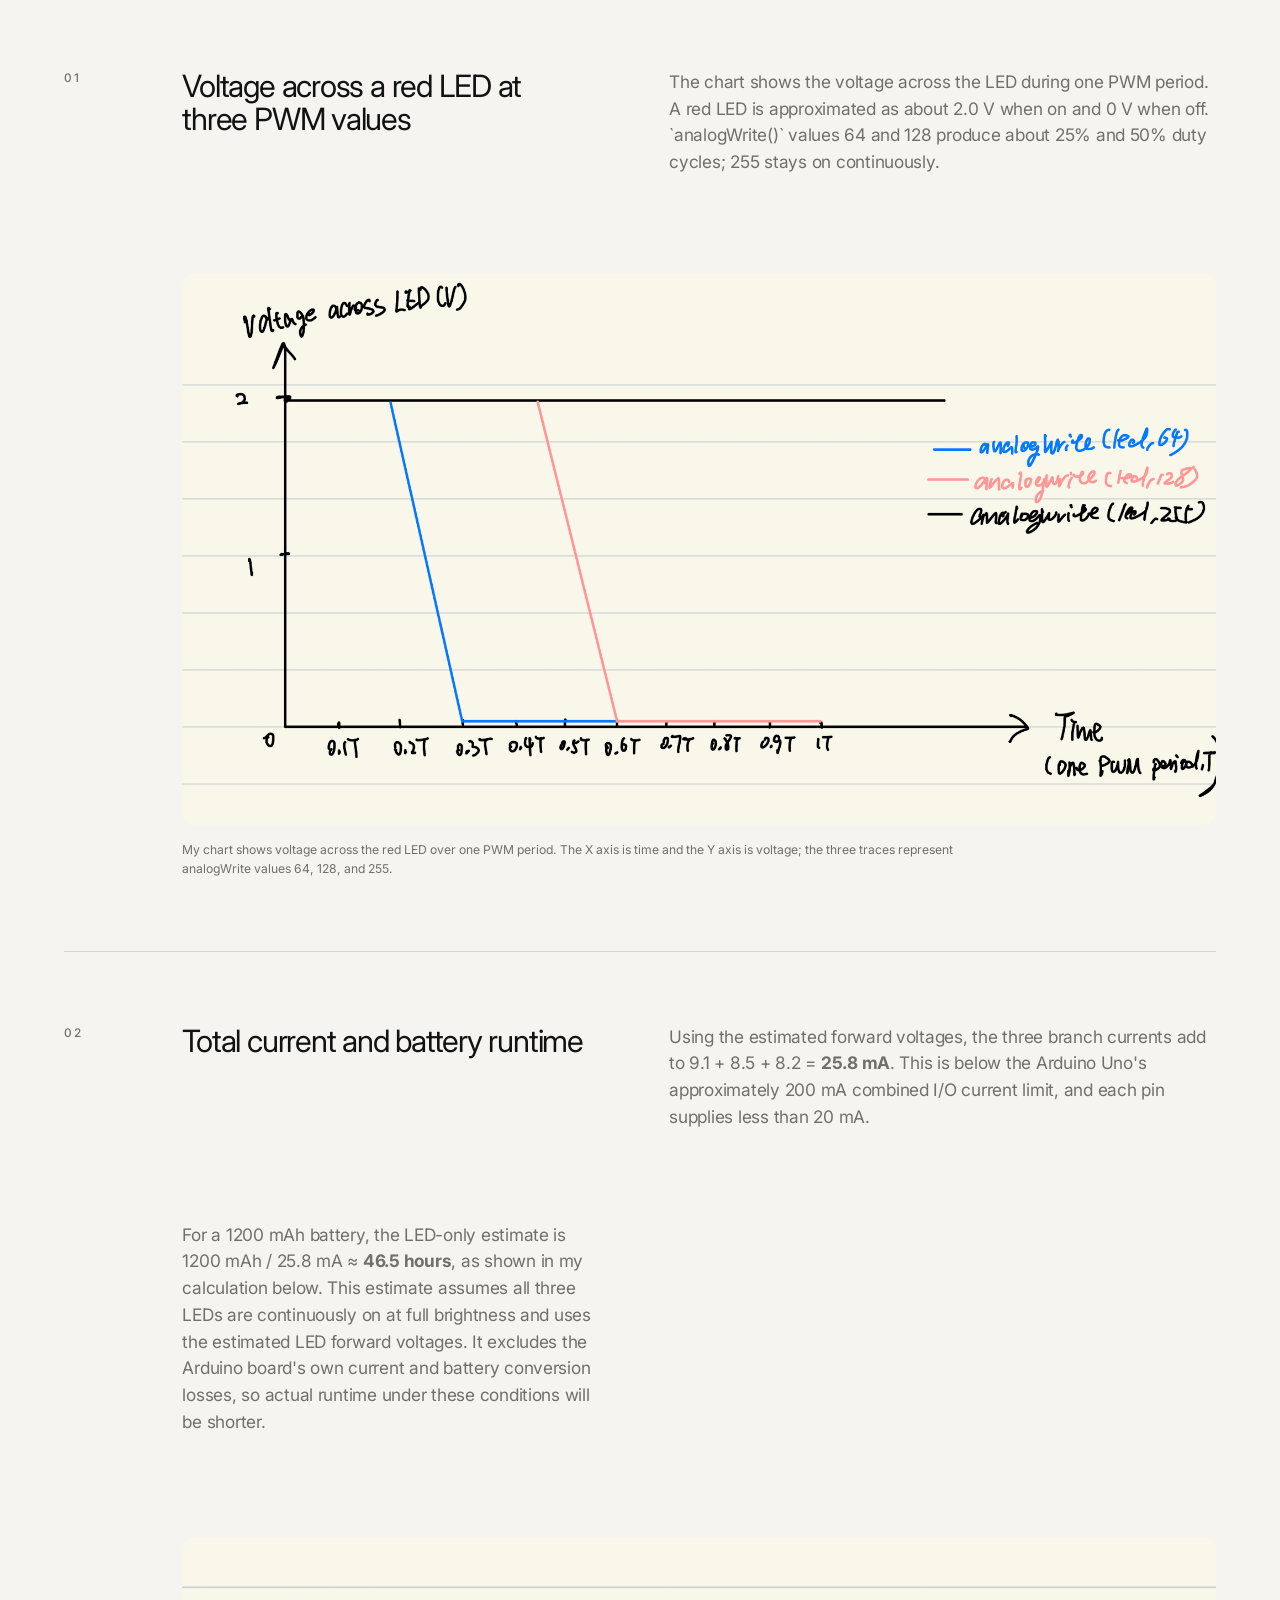
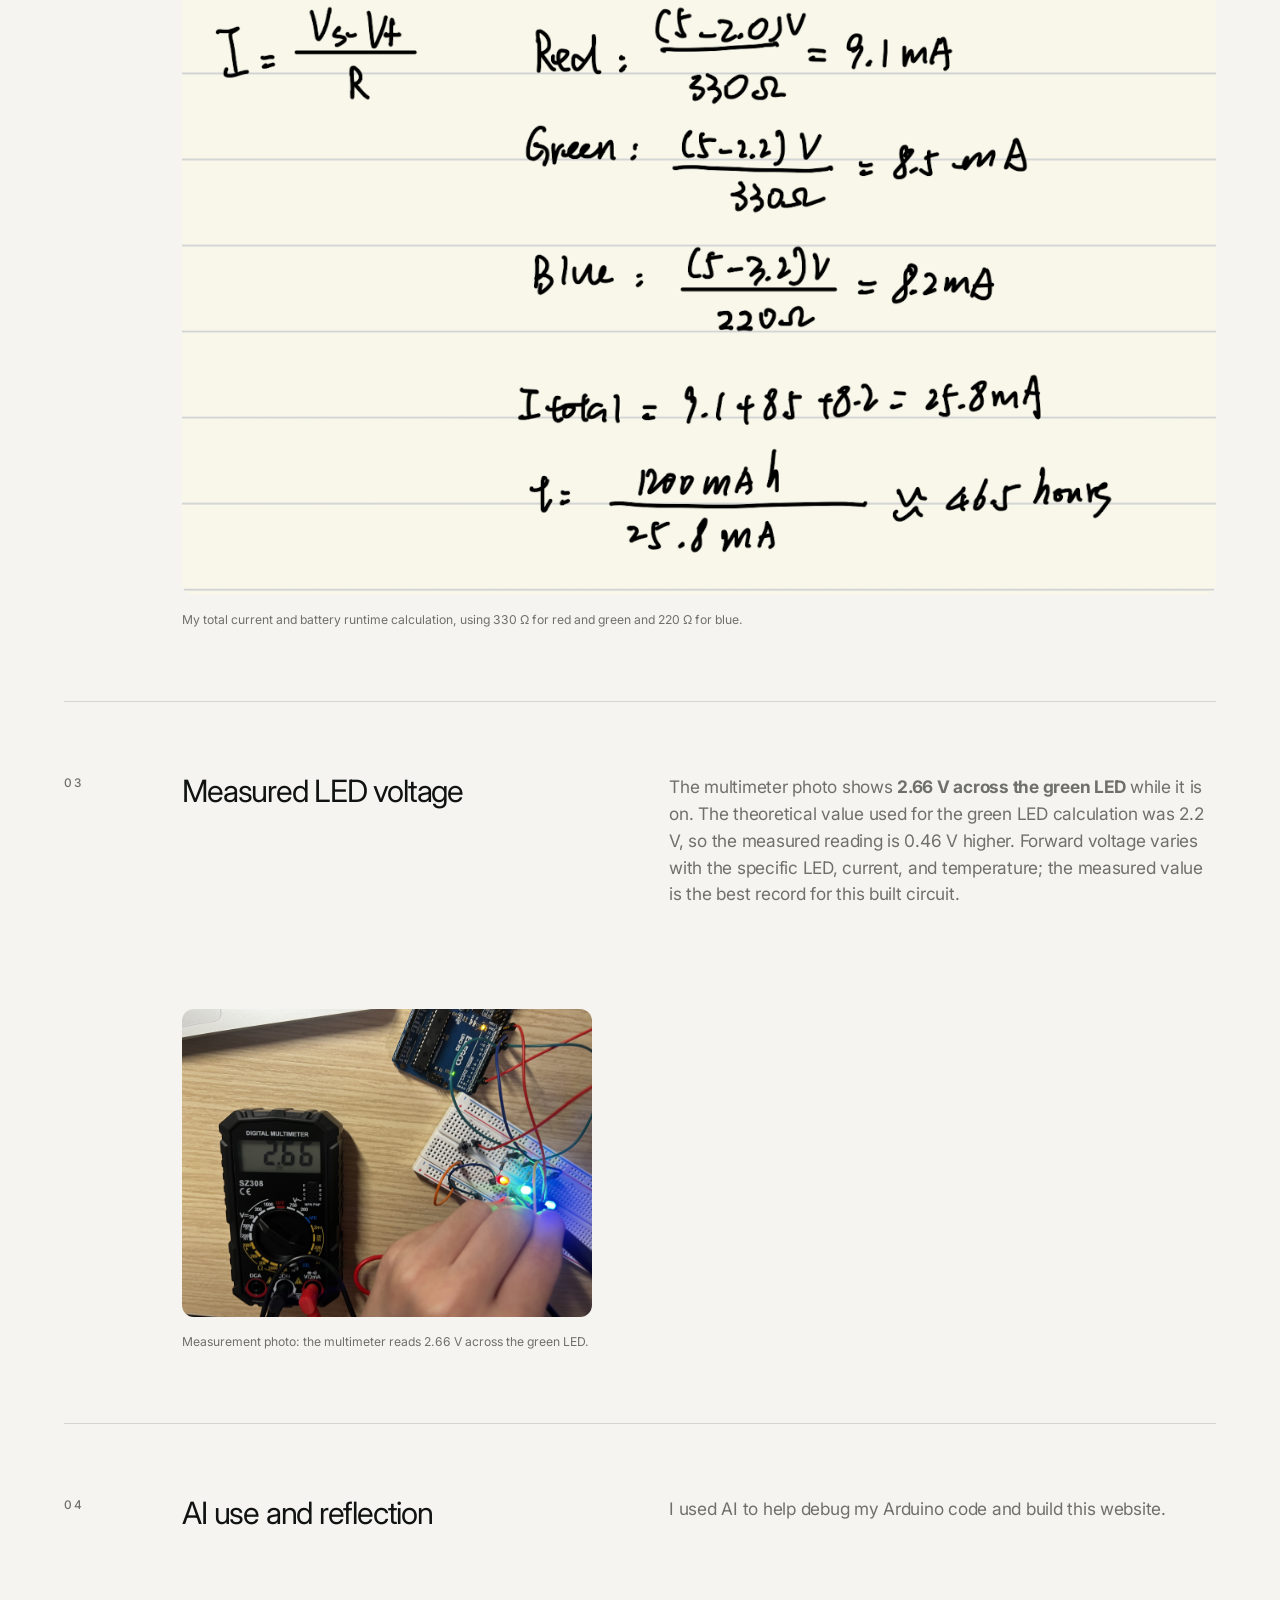
<file: docs/a2.html>
<!DOCTYPE html>
<html lang="en">
  <head>
    <meta charset="utf-8" />
    <meta name="viewport" content="width=device-width, initial-scale=1" />
    <meta name="theme-color" content="#111312" />
    <title>Hana Li's Assignment 2: Fade!</title>
    <link href="style.css?v=6" rel="stylesheet" />
    <style>
      .a2-video-note { padding: 24px; border: 1px dashed rgba(17,19,18,.32); border-radius: 12px; color: var(--muted); }
      .a2-callout { padding: 20px 22px; border-left: 3px solid var(--warm); background: rgba(255,255,255,.62); color: var(--ink); }
      .a2-callout p { font-size: .95rem; }
      .a2-answers .question__body p + p { margin-top: 14px; }
      .a2-code { max-height: none; }
      @media (max-width: 900px) { .project-hero__inner, .project-overview, .media-copy, .media-copy--wide, .code-section { grid-template-columns: 1fr; } .project-hero__media { height: auto; aspect-ratio: 4 / 3; } .code-section__intro { position: static; } }
    </style>
  </head>
  <body class="detail-page a1-page">
    <main>
      <section class="project-hero" aria-labelledby="page-title">
        <a class="back-link" href="index.html" aria-label="Back to the homepage">←</a>
        <div class="project-hero__inner">
          <div class="project-hero__copy">
            <p class="eyebrow">HCDE 439 · Assignment 02</p>
            <h1 id="page-title">Fade!</h1>
            <p class="project-hero__intro">A button controls three colored LEDs. The red light fades in and out while the green and blue lights stay on.</p>
          </div>
          <figure class="project-hero__media">
            <video controls playsinline preload="metadata" poster="assets/current-attachment.jpeg" aria-label="Button-controlled LED fade demonstration" style="display:block;width:100%;height:100%;object-fit:contain;background:#111312">
              <source src="assets/a2-demo.mp4" type="video/mp4" />
              Your browser does not support video playback. <a href="assets/a2-demo.mp4">Download the demonstration video</a>.
            </video>
          </figure>
        </div>
      </section>

      <section class="project-overview" aria-labelledby="overview-title">
        <div>
          <p class="eyebrow eyebrow--dark">Project overview</p>
          <h2 id="overview-title">Press once.<br />Light the toy.</h2>
        </div>
        <p class="project-overview__text">The push button on D2 toggles the light-up toy on and off. When it is on, the red LED on D9 fades continuously; the green LED on D10 and blue LED on D11 remain steadily lit.</p>
        <dl class="project-facts">
          <div><dt>03</dt><dd>red, green, and blue LEDs</dd></div>
          <div><dt>01</dt><dd>push button on digital pin 2</dd></div>
          <div><dt>Fade</dt><dd>PWM brightness on pin 9</dd></div>
        </dl>
      </section>

      <section class="project-section project-section--paper" aria-labelledby="schematic-title">
        <div class="project-section__heading">
          <p class="section-number">01</p>
          <div><p class="eyebrow eyebrow--dark">Plan</p><h2 id="schematic-title">Schematic &amp; resistor calculations</h2></div>
        </div>
        <div class="media-copy media-copy--wide">
          <figure class="project-figure">
            <img src="assets/a2-schematic.png" alt="Hand-drawn schematic showing D11 to a 220 ohm resistor and blue LED, D10 to a 330 ohm resistor and green LED, D9 to a 330 ohm resistor and red LED, plus a button from D2 to ground" />
            <figcaption>The hand-drawn schematic matches the firmware pin assignments: red D9 with 330 Ω, green D10 with 330 Ω, blue D11 with 220 Ω, and the button between D2 and GND. Each LED has its own series resistor.</figcaption>
          </figure>
          <div class="copy-stack">
            <p>Each LED needs its own series resistor to limit current. For the resistor selection, I used a 5 V Arduino output and a target current of 10 mA (0.010 A). The estimated forward voltages are 2.0 V for red, 2.2 V for green, and 3.2 V for blue; these are assumptions, not measured values.</p>
            <p>First, subtract the LED forward voltage from the supply voltage to find the voltage across the resistor. Then use Ohm’s law:</p>
            <div class="a2-callout"><p><strong>R = V<sub>R</sub> / I = (V<sub>s</sub> − V<sub>f</sub>) / I</strong><br />V<sub>s</sub> = 5 V; I = 10 mA = 0.010 A.</p></div>
            <div class="equations" aria-label="LED resistor selection calculations">
              <p><span>Red · D9</span>R = (5 − 2.0) / 0.010 = 300 Ω → use 330 Ω</p>
              <p><span>Green · D10</span>R = (5 − 2.2) / 0.010 = 280 Ω → use 330 Ω</p>
              <p><span>Blue · D11</span>R = (5 − 3.2) / 0.010 = 180 Ω → use 220 Ω</p>
            </div>
            <p>I chose the larger standard resistor values of 330 Ω, 330 Ω, and 220 Ω to keep the estimated current below the 10 mA target. With the resistors used in the circuit, the estimated full-on currents are:</p>
            <div class="equations" aria-label="Current calculations with the selected resistors">
              <p><span>Red · 330 Ω</span>I = (5 − 2.0) / 330 = 0.00909 A ≈ 9.1 mA</p>
              <p><span>Green · 330 Ω</span>I = (5 − 2.2) / 330 = 0.00848 A ≈ 8.5 mA</p>
              <p><span>Blue · 220 Ω</span>I = (5 − 3.2) / 220 = 0.00818 A ≈ 8.2 mA</p>
            </div>
          </div>
        </div>
      </section>

      <section class="project-section project-section--dark" aria-labelledby="circuit-title">
        <div class="project-section__heading">
          <p class="section-number">02</p>
          <div><p class="eyebrow">Build</p><h2 id="circuit-title">Physical circuit</h2></div>
        </div>
        <div class="media-copy">
          <figure class="project-figure project-figure--dark">
            <img src="assets/current-attachment.jpeg" alt="Photograph of the assembled Arduino circuit with all three LEDs lit" />
            <figcaption>The assembled circuit with the Arduino, push button, and red, green, and blue LEDs.</figcaption>
          </figure>
          <div class="copy-stack">
            <p>Each LED is connected in series with its resistor and returns to the common ground. The button connects D2 to ground; the firmware enables the Arduino's internal pull-up resistor.</p>
            <ul class="connection-list">
              <li><span>D9</span>330 Ω → red LED → GND</li>
              <li><span>D10</span>330 Ω → green LED → GND</li>
              <li><span>D11</span>220 Ω → blue LED → GND</li>
              <li><span>D2</span>push button → GND</li>
            </ul>
            <p style="color:rgba(255,255,255,.65);font-size:.9rem">With INPUT_PULLUP, the pressed button current is limited by the Arduino's internal pull-up (about 20–50 kΩ): 5 V / 20–50 kΩ ≈ 0.10–0.25 mA. No separate button resistor is needed in this wiring.</p>
          </div>
        </div>
      </section>

      <section class="project-section project-section--paper" aria-labelledby="operation-title">
        <div class="project-section__heading">
          <p class="section-number">03</p>
          <div><p class="eyebrow eyebrow--dark">Test</p><h2 id="operation-title">Circuit operation</h2></div>
        </div>
        <div class="media-copy media-copy--operation">
          <figure class="project-figure project-figure--gif">
            <video controls playsinline preload="metadata" poster="assets/current-attachment.jpeg" aria-label="Circuit operation demonstration" style="display:block;width:100%;height:auto;border-radius:12px;background:#111312">
              <source src="assets/a2-demo.mp4" type="video/mp4" />
              Your browser does not support video playback. <a href="assets/a2-demo.mp4">Download the demonstration video</a>.
            </video>
            <figcaption>Video demonstration of the button-controlled three-LED circuit.</figcaption>
          </figure>
          <div class="copy-stack">
            <p>Press the button once and all three LEDs turn on. The red LED smoothly fades brighter and dimmer; the green and blue LEDs stay on. Press the button again and all three LEDs turn off.</p>
          </div>
        </div>
      </section>

      <section class="code-section" aria-labelledby="code-title">
        <div class="code-section__intro">
          <p class="eyebrow">Firmware</p>
          <h2 id="code-title">Button toggle &amp; fade</h2>
          <p>Every line with code has a short explanation directly above it. D9 uses PWM for fading; D10 and D11 use digital output.</p>
        </div>
        <pre class="code-block a2-code"><code>// Store the digital pin connected to the button.
const int buttonPin = 2;

// Store the pins connected to the red, green, and blue LEDs.
const int ledPins[] = {9, 10, 11};

// Remember whether the LEDs should currently be on.
bool lightsOn = false;

// Store the button's previous raw reading; INPUT_PULLUP is HIGH when released.
int lastButtonReading = HIGH;

// Store the last stable button state.
int buttonState = HIGH;

// Store when the raw button reading last changed.
unsigned long lastDebounceTime = 0;

// Set the time the button must remain steady to filter contact bounce.
const unsigned long debounceDelay = 35;

// Store the current brightness of the red LED.
int brightness = 0;

// Set the fade direction: 1 means brighter and -1 means dimmer.
int fadeDirection = 1;

// Store when the red LED brightness was last updated.
unsigned long lastFadeUpdate = 0;

// Configure the button and LED pins when the program starts.
void setup() {
  // Enable the internal pull-up resistor; wire the button between D2 and GND.
  pinMode(buttonPin, INPUT_PULLUP);

  // Use a for loop to configure each of the three LED pins as an output.
  for (int i = 0; i < 3; i++) {
    // Set the current LED pin to output mode.
    pinMode(ledPins[i], OUTPUT);
  }
}

// Read the button and update the toy's light pattern continuously.
void loop() {
  // Read the button's current raw digital state.
  int reading = digitalRead(buttonPin);

  // Restart the debounce timer whenever the raw reading changes.
  if (reading != lastButtonReading) {
    // Record the time of this raw state change.
    lastDebounceTime = millis();
  }

  // Accept a button reading only after it has remained stable long enough.
  if (millis() - lastDebounceTime > debounceDelay) {
    // Check whether the stable reading differs from the last confirmed state.
    if (reading != buttonState) {
      // Save the newly confirmed button state.
      buttonState = reading;

      // With INPUT_PULLUP, a pressed button reads LOW.
      if (buttonState == LOW) {
        // Toggle the whole light pattern once for each press.
        lightsOn = !lightsOn;
      }
    }
  }

  // Save this raw reading for comparison on the next loop pass.
  lastButtonReading = reading;

  // Check whether the toy's lights are currently turned off.
  if (!lightsOn) {
    // Use a for loop to switch off all three LED pins.
    for (int i = 0; i < 3; i++) {
      // Drive the current LED pin LOW to turn it off.
      digitalWrite(ledPins[i], LOW);
    }

    // Ensure the fading red LED also has zero PWM brightness.
    analogWrite(ledPins[0], 0);

    // Finish this pass while the LEDs are off.
    return;
  }

  // Keep the green LED on while the toy is active.
  digitalWrite(ledPins[1], HIGH);

  // Keep the blue LED on while the toy is active.
  digitalWrite(ledPins[2], HIGH);

  // Update the red LED fade every 10 milliseconds without blocking button reads.
  if (millis() - lastFadeUpdate >= 10) {
    // Save the time of this brightness update.
    lastFadeUpdate = millis();

    // Move the red LED brightness one step in the current fade direction.
    brightness = brightness + fadeDirection;

    // Reverse direction when the red LED reaches minimum brightness.
    if (brightness <= 0) {
      // Keep brightness within the allowed 0-to-255 PWM range.
      brightness = 0;

      // Start fading brighter again.
      fadeDirection = 1;
    }

    // Reverse direction when the red LED reaches maximum brightness.
    if (brightness >= 255) {
      // Keep brightness within the allowed 0-to-255 PWM range.
      brightness = 255;

      // Start fading dimmer again.
      fadeDirection = -1;
    }

    // Use PWM to set the red LED brightness and create the fade effect.
    analogWrite(ledPins[0], brightness);
  }
}</code></pre>
      </section>

      <section class="project-section project-section--paper questions a2-answers" aria-labelledby="questions-title">
        <div class="project-section__heading">
          <p class="section-number">04</p>
          <div><p class="eyebrow eyebrow--dark">Analysis</p><h2 id="questions-title">Additional questions</h2></div>
        </div>

        <article class="question">
          <div class="question__number">01</div>
          <div class="question__body">
            <h3>Voltage across a red LED at three PWM values</h3>
            <p>The chart shows the voltage across the LED during one PWM period. A red LED is approximated as about 2.0 V when on and 0 V when off. `analogWrite()` values 64 and 128 produce about 25% and 50% duty cycles; 255 stays on continuously.</p>
            <figure class="project-figure project-figure--graph">
              <img src="assets/a2-pwm-chart.png" alt="The PWM chart I drew, with time on the horizontal axis and voltage across a red LED on the vertical axis for analogWrite values 64, 128, and 255" />
              <figcaption>My chart shows voltage across the red LED over one PWM period. The X axis is time and the Y axis is voltage; the three traces represent analogWrite values 64, 128, and 255.</figcaption>
            </figure>
          </div>
        </article>

        <article class="question">
          <div class="question__number">02</div>
          <div class="question__body">
            <h3>Total current and battery runtime</h3>
            <p>Using the estimated forward voltages, the three branch currents add to 9.1 + 8.5 + 8.2 = <strong>25.8 mA</strong>. This is below the Arduino Uno's approximately 200 mA combined I/O current limit, and each pin supplies less than 20 mA.</p>
            <p>For a 1200 mAh battery, the LED-only estimate is 1200 mAh / 25.8 mA ≈ <strong>46.5 hours</strong>, as shown in my calculation below. This estimate assumes all three LEDs are continuously on at full brightness and uses the estimated LED forward voltages. It excludes the Arduino board's own current and battery conversion losses, so actual runtime under these conditions will be shorter.</p>
            <figure class="project-figure project-figure--graph" style="margin-top:24px">
              <img src="assets/a2-runtime.png" alt="Handwritten calculations: red LED 9.1 mA, green LED 8.5 mA, blue LED 8.2 mA; total 25.8 mA; 1200 mAh divided by 25.8 mA gives approximately 46.5 hours" />
              <figcaption>My total current and battery runtime calculation, using 330 Ω for red and green and 220 Ω for blue.</figcaption>
            </figure>
          </div>
        </article>

        <article class="question">
          <div class="question__number">03</div>
          <div class="question__body">
            <h3>Measured LED voltage</h3>
            <p>The multimeter photo shows <strong>2.66 V across the green LED</strong> while it is on. The theoretical value used for the green LED calculation was 2.2 V, so the measured reading is 0.46 V higher. Forward voltage varies with the specific LED, current, and temperature; the measured value is the best record for this built circuit.</p>
            <figure class="project-figure" style="max-width:620px;margin-top:24px">
              <img src="assets/a2-measurement.jpg" alt="Multimeter reading 2.66 volts while the green LED is lit" />
              <figcaption>Measurement photo: the multimeter reads 2.66 V across the green LED.</figcaption>
            </figure>
          </div>
        </article>

        <article class="question">
          <div class="question__number">04</div>
          <div class="question__body">
            <h3>AI use and reflection</h3>
            <p>I used AI to help debug my Arduino code and build this website.</p>
          </div>
        </article>
      </section>
    </main>
  </body>
</html>
</file>
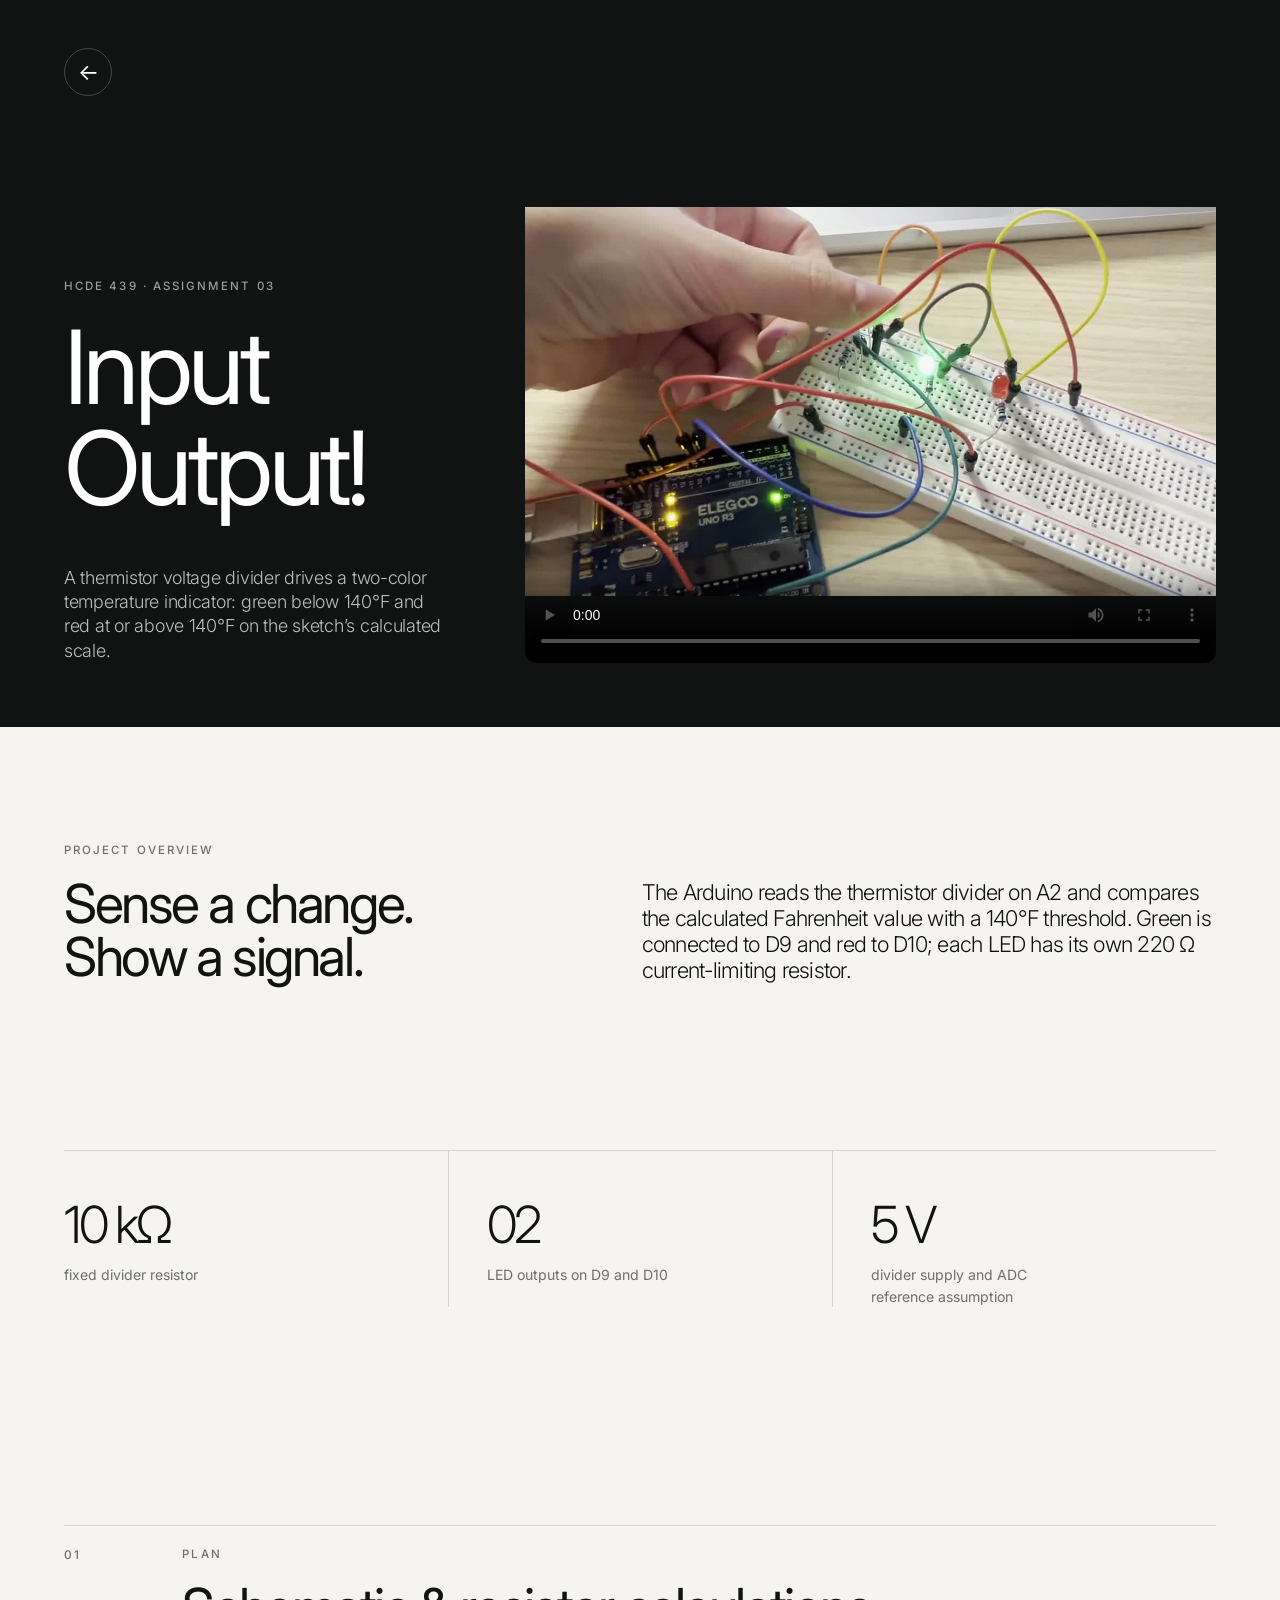
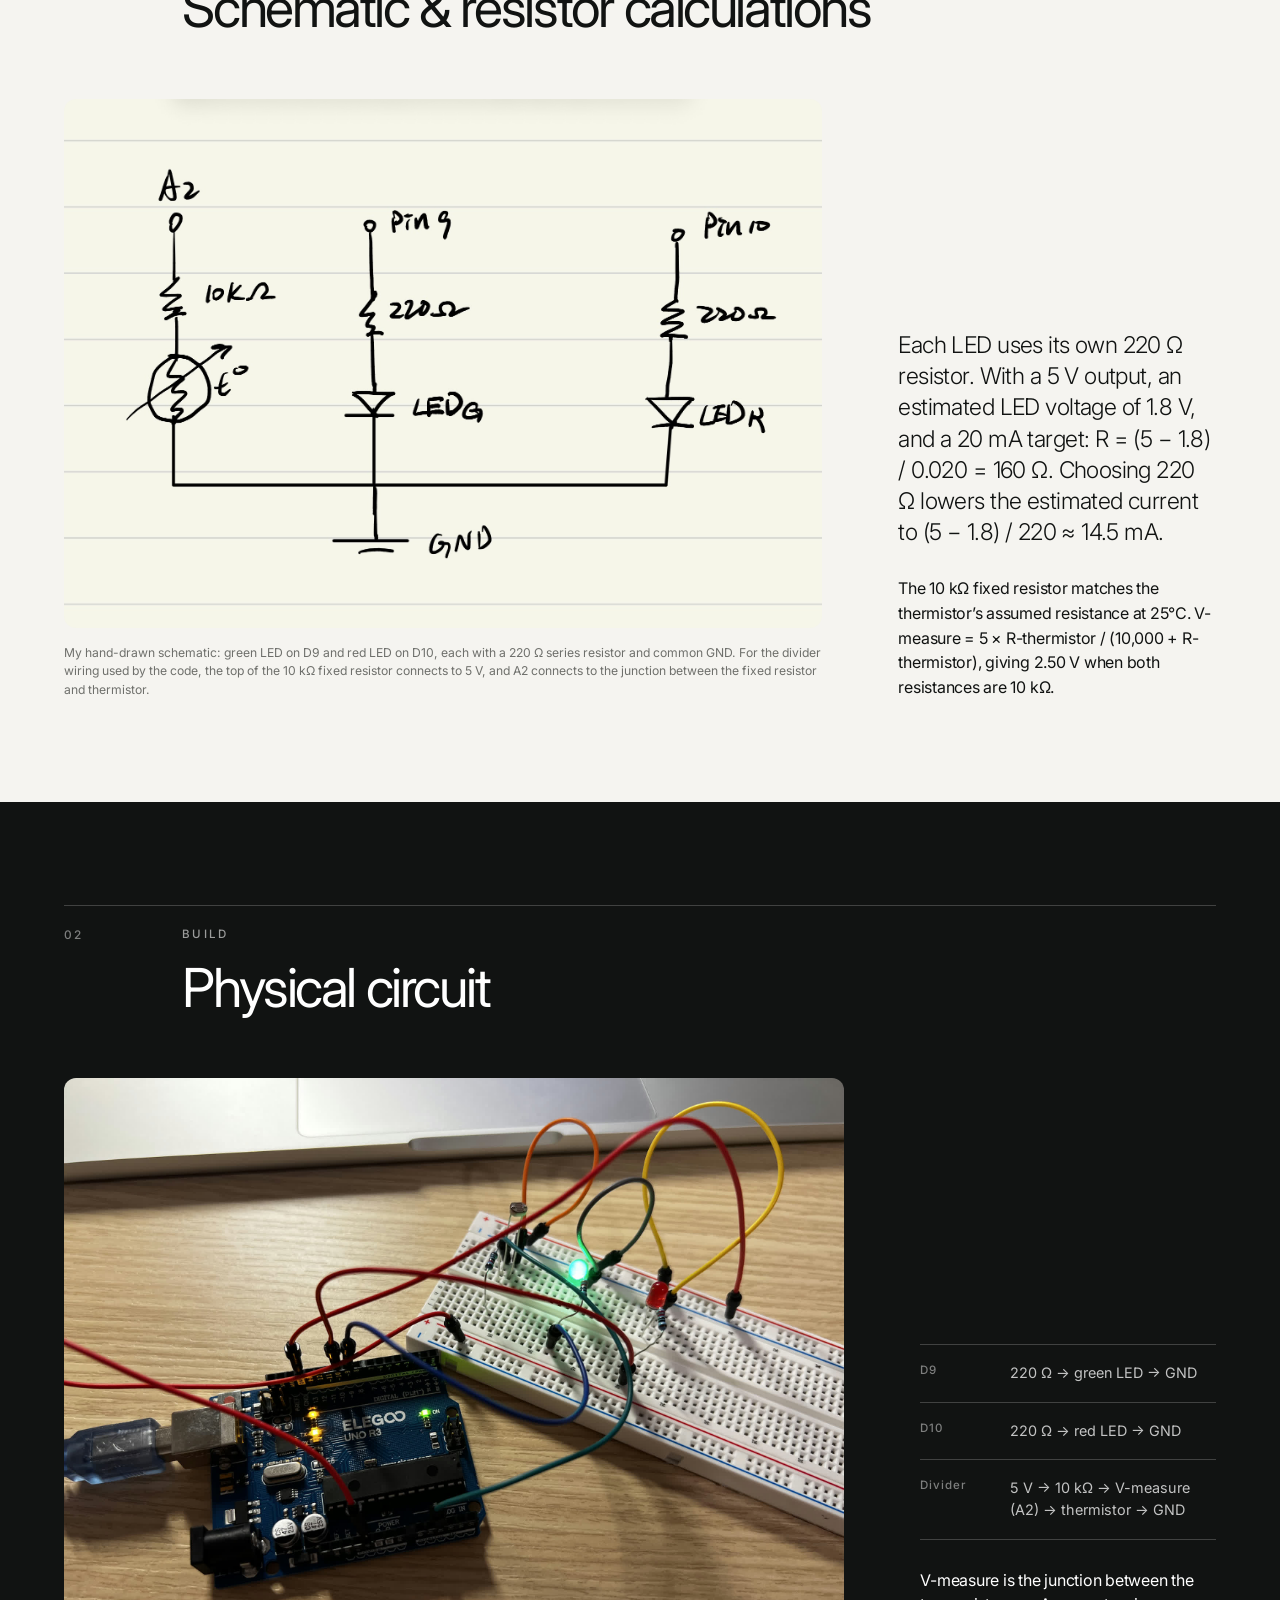
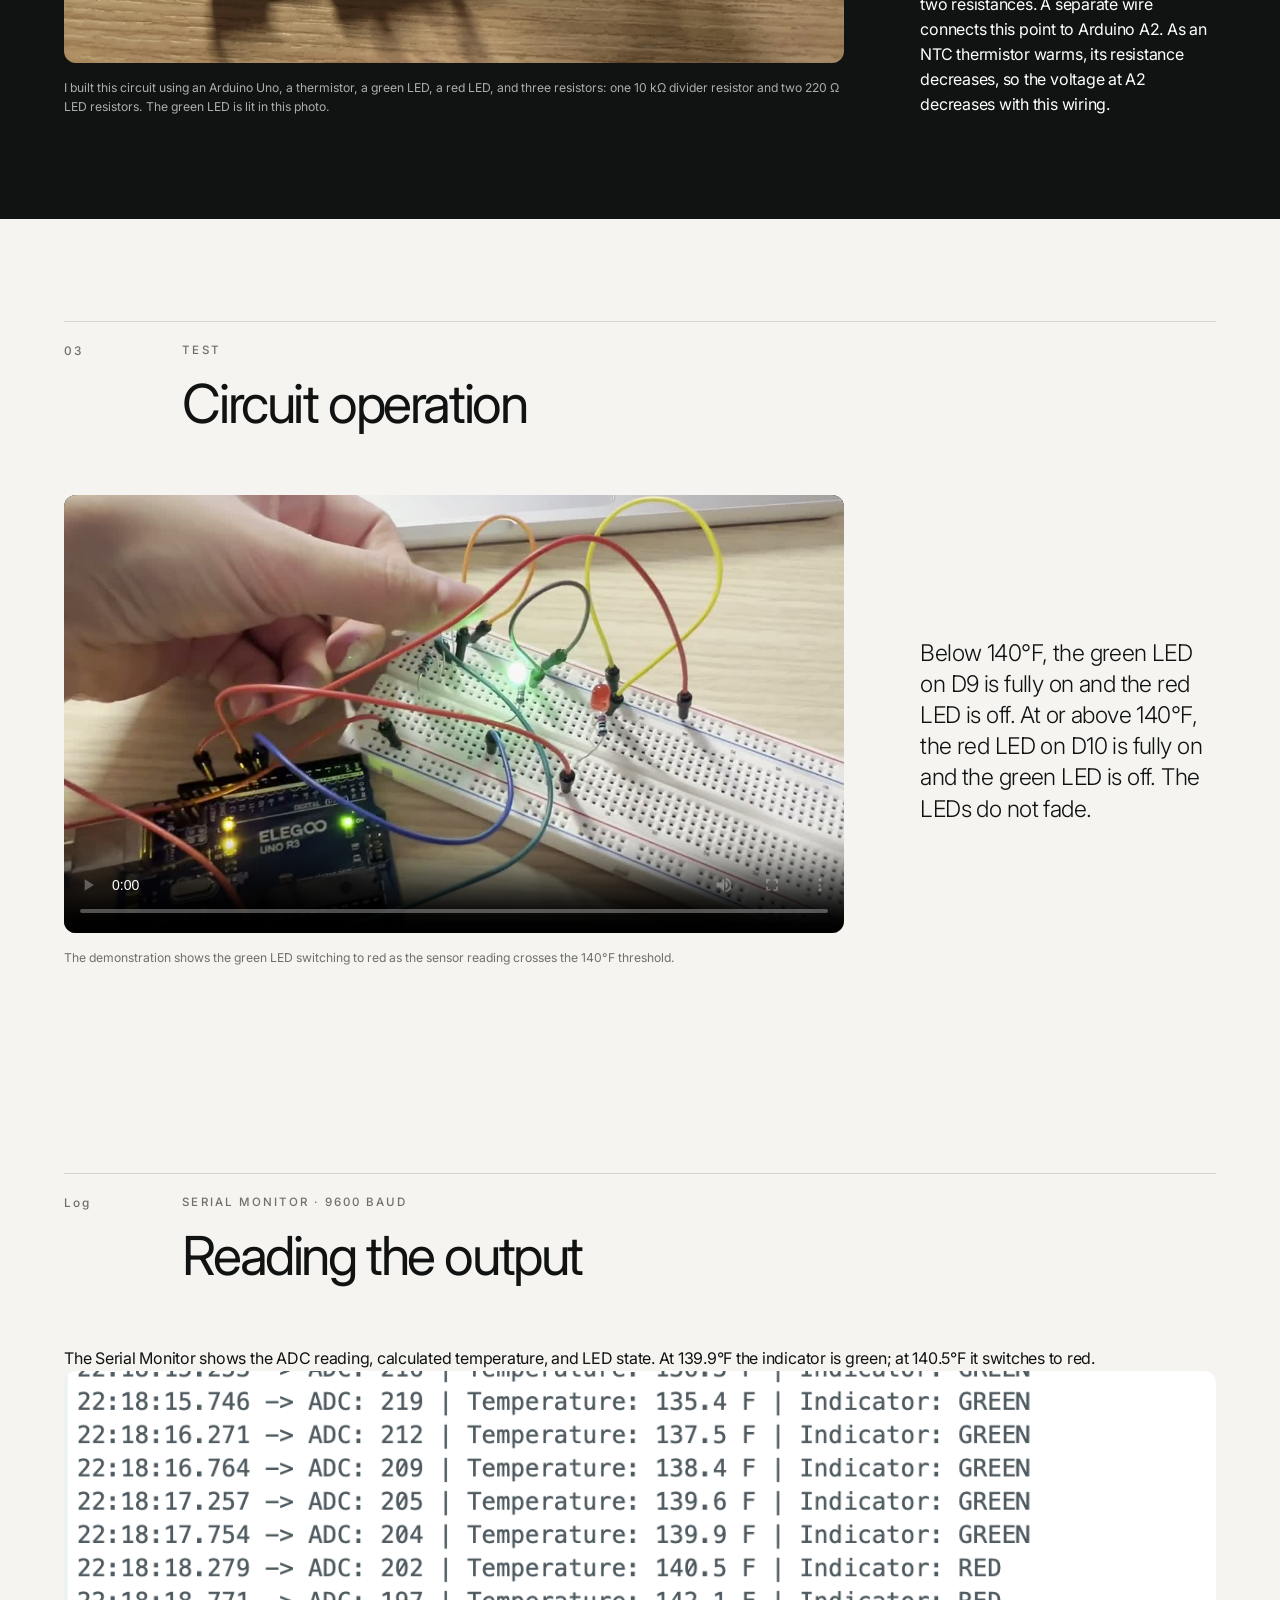
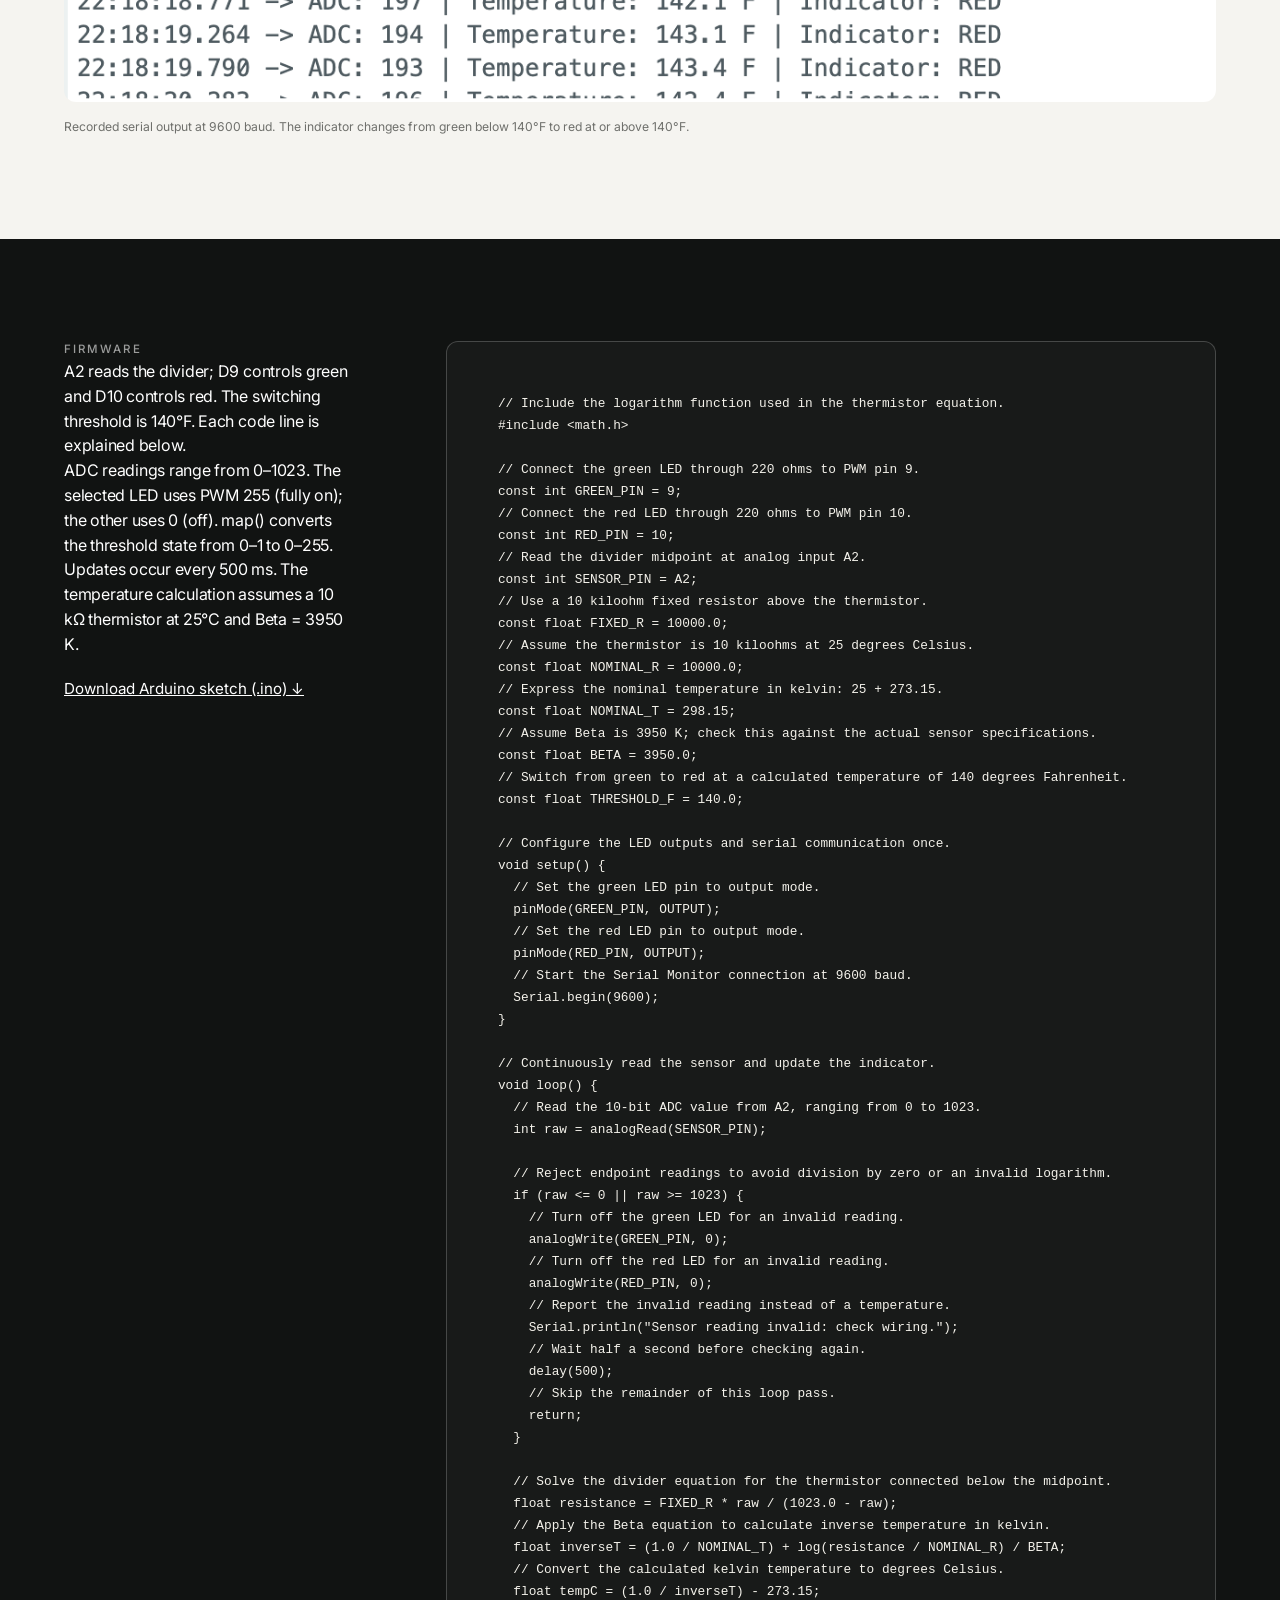
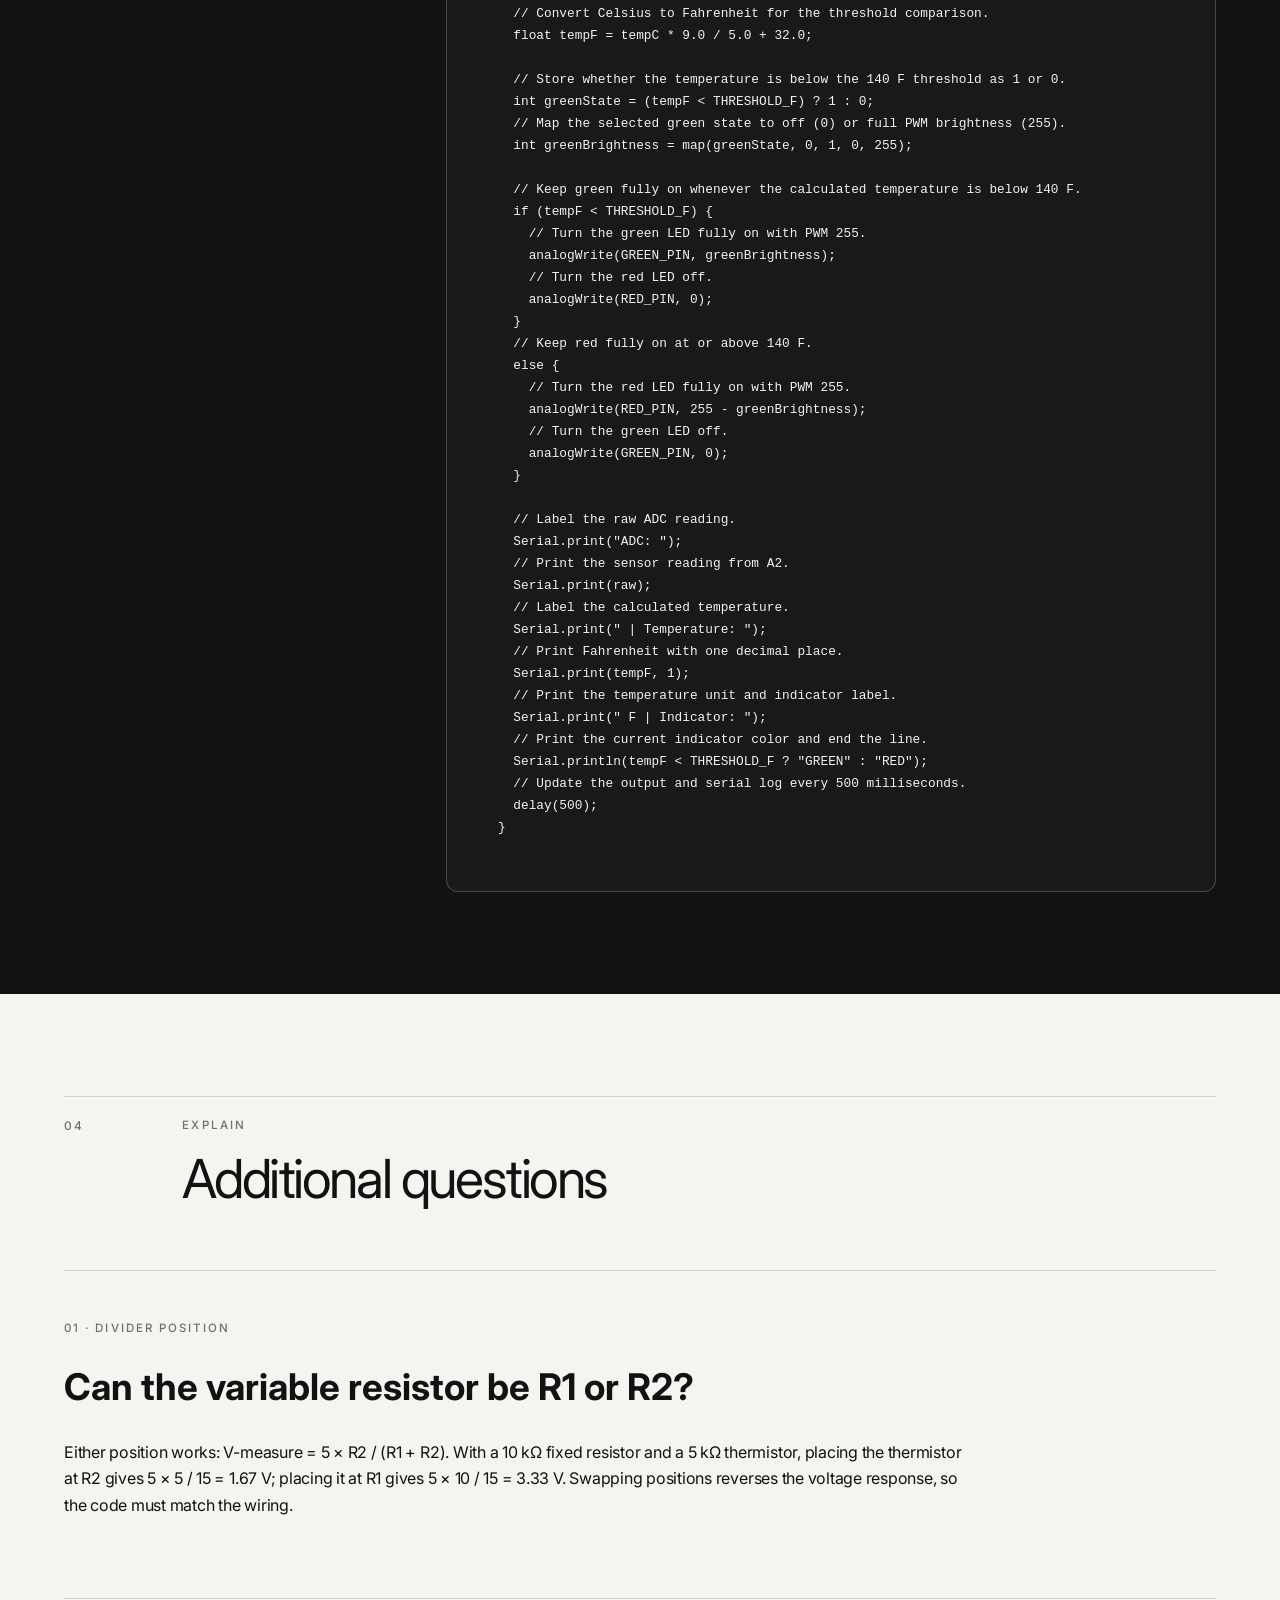
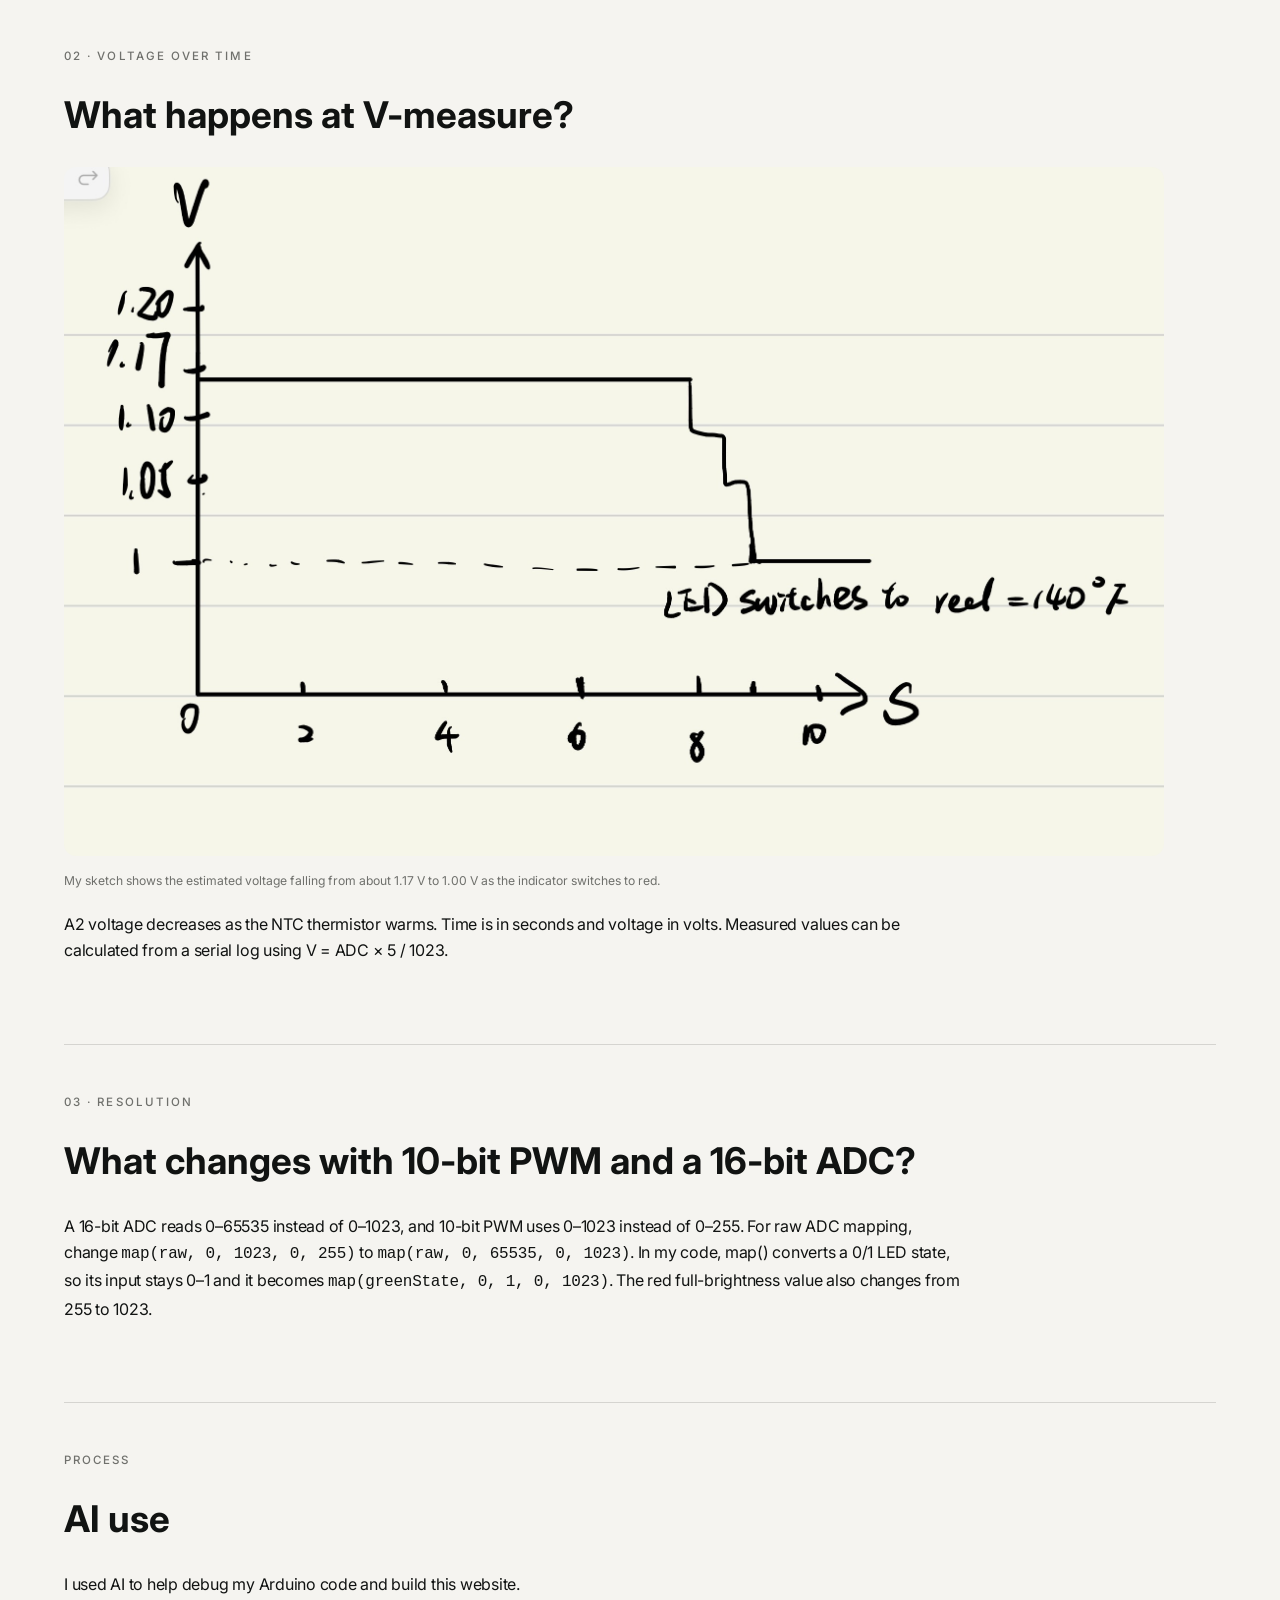
<file: docs/a3.html>
<!DOCTYPE html><html lang="en"><head><meta charset="utf-8" /><meta name="viewport" content="width=device-width, initial-scale=1" /><meta name="theme-color" content="#111312" /><title>Hana Li's Assignment 3: Input Output!</title><link href="style.css?v=7" rel="stylesheet" /><link href="a3.css" rel="stylesheet" /></head><body class="detail-page a1-page"><main><section class="project-hero" aria-labelledby="page-title"><a class="back-link" href="index.html" aria-label="Back to the homepage">←</a><div class="project-hero__inner"><div><p class="eyebrow">HCDE 439 · Assignment 03</p><h1 id="page-title">Input<br />Output!</h1><p class="project-hero__intro">A thermistor voltage divider drives a two-color temperature indicator: green below 140°F and red at or above 140°F on the sketch’s calculated scale.</p></div><figure class="project-hero__media"><video controls playsinline preload="metadata" poster="assets/a3-poster.jpg" aria-label="Sensor-controlled green and red LED demonstration"><source src="assets/a3-demo.mp4" type="video/mp4" />Your browser does not support video playback. <a href="assets/a3-demo.mp4">Download the video</a>.</video></figure></div></section>
<section class="project-overview"><div><p class="eyebrow eyebrow--dark">Project overview</p><h2>Sense a change.<br />Show a signal.</h2></div><p class="project-overview__text">The Arduino reads the thermistor divider on A2 and compares the calculated Fahrenheit value with a 140°F threshold. Green is connected to D9 and red to D10; each LED has its own 220 Ω current-limiting resistor.</p><dl class="project-facts"><div><dt>10 kΩ</dt><dd>fixed divider resistor</dd></div><div><dt>02</dt><dd>LED outputs on D9 and D10</dd></div><div><dt>5 V</dt><dd>divider supply and ADC reference assumption</dd></div></dl></section><section class="project-section project-section--paper"><div class="project-section__heading"><p class="section-number">01</p><div><p class="eyebrow eyebrow--dark">Plan</p><h2>Schematic &amp; resistor calculations</h2></div></div><div class="media-copy media-copy--wide"><figure class="project-figure"><img src="assets/a3-schematic-original.jpg" alt="My hand-drawn circuit schematic showing the 10 kiloohm divider resistor and thermistor, green LED on pin 9 and red LED on pin 10, each with a 220 ohm resistor and common ground" /><figcaption>My hand-drawn schematic: green LED on D9 and red LED on D10, each with a 220 Ω series resistor and common GND. For the divider wiring used by the code, the top of the 10 kΩ fixed resistor connects to 5 V, and A2 connects to the junction between the fixed resistor and thermistor.</figcaption></figure><div class="copy-stack"><p>Each LED uses its own 220 Ω resistor. With a 5 V output, an estimated LED voltage of 1.8 V, and a 20 mA target: R = (5 − 1.8) / 0.020 = 160 Ω. Choosing 220 Ω lowers the estimated current to (5 − 1.8) / 220 ≈ 14.5 mA.</p><p>The 10 kΩ fixed resistor matches the thermistor’s assumed resistance at 25°C. V-measure = 5 × R-thermistor / (10,000 + R-thermistor), giving 2.50 V when both resistances are 10 kΩ.</p></div></div></section><section class="project-section project-section--dark"><div class="project-section__heading"><p class="section-number">02</p><div><p class="eyebrow  ">Build</p><h2>Physical circuit</h2></div></div><div class="media-copy"><figure class="project-figure"><img src="assets/a3-circuit-landscape.jpg" alt="Arduino Uno R3 connected to a breadboard with a resistance sensor, green LED, red LED, and resistors" loading="lazy" /><figcaption>I built this circuit using an Arduino Uno, a thermistor, a green LED, a red LED, and three resistors: one 10 kΩ divider resistor and two 220 Ω LED resistors. The green LED is lit in this photo.</figcaption></figure><div class="copy-stack"><ul class="connection-list"><li><span>D9</span>220 Ω → green LED → GND</li><li><span>D10</span>220 Ω → red LED → GND</li><li><span>Divider</span>5 V → 10 kΩ → V-measure (A2) → thermistor → GND</li></ul><p>V-measure is the junction between the two resistances. A separate wire connects this point to Arduino A2. As an NTC thermistor warms, its resistance decreases, so the voltage at A2 decreases with this wiring.</p></div></div></section><section class="project-section project-section--paper"><div class="project-section__heading"><p class="section-number">03</p><div><p class="eyebrow eyebrow--dark">Test</p><h2>Circuit operation</h2></div></div><div class="media-copy media-copy--operation"><figure class="project-figure"><video controls playsinline preload="metadata" poster="assets/a3-poster.jpg" aria-label="Sensor-controlled green and red LED demonstration"><source src="assets/a3-demo.mp4" type="video/mp4" />Your browser does not support video playback. <a href="assets/a3-demo.mp4">Download the video</a>.</video><figcaption>The demonstration shows the green LED switching to red as the sensor reading crosses the 140°F threshold.</figcaption></figure><div class="copy-stack"><p>Below 140°F, the green LED on D9 is fully on and the red LED is off. At or above 140°F, the red LED on D10 is fully on and the green LED is off. The LEDs do not fade.</p></div></div></section><section class="project-section project-section--paper"><div class="project-section__heading"><p class="section-number">Log</p><div><p class="eyebrow eyebrow--dark">Serial monitor · 9600 baud</p><h2>Reading the output</h2></div></div><p>The Serial Monitor shows the ADC reading, calculated temperature, and LED state. At 139.9°F the indicator is green; at 140.5°F it switches to red.</p><figure class="project-figure"><img src="assets/a3-serial-monitor.png" alt="Actual Serial Monitor output: ADC 204, temperature 139.9 F, indicator GREEN; then ADC 202, temperature 140.5 F, indicator RED" loading="lazy" /><figcaption>Recorded serial output at 9600 baud. The indicator changes from green below 140°F to red at or above 140°F.</figcaption></figure></section><section class="code-section" id="firmware"><div class="code-section__intro"><p class="eyebrow">Firmware</p><p>A2 reads the divider; D9 controls green and D10 controls red. The switching threshold is 140°F. Each code line is explained below.</p><p>ADC readings range from 0–1023. The selected LED uses PWM 255 (fully on); the other uses 0 (off). map() converts the threshold state from 0–1 to 0–255. Updates occur every 500 ms. The temperature calculation assumes a 10 kΩ thermistor at 25°C and Beta = 3950 K.</p><a class="a3-download" href="assets/a3-thermistor.ino" download>Download Arduino sketch (.ino) ↓</a></div><pre class="code-block a3-page-code"><code>// Include the logarithm function used in the thermistor equation.
#include &lt;math.h&gt;

// Connect the green LED through 220 ohms to PWM pin 9.
const int GREEN_PIN = 9;
// Connect the red LED through 220 ohms to PWM pin 10.
const int RED_PIN = 10;
// Read the divider midpoint at analog input A2.
const int SENSOR_PIN = A2;
// Use a 10 kiloohm fixed resistor above the thermistor.
const float FIXED_R = 10000.0;
// Assume the thermistor is 10 kiloohms at 25 degrees Celsius.
const float NOMINAL_R = 10000.0;
// Express the nominal temperature in kelvin: 25 + 273.15.
const float NOMINAL_T = 298.15;
// Assume Beta is 3950 K; check this against the actual sensor specifications.
const float BETA = 3950.0;
// Switch from green to red at a calculated temperature of 140 degrees Fahrenheit.
const float THRESHOLD_F = 140.0;

// Configure the LED outputs and serial communication once.
void setup() {
  // Set the green LED pin to output mode.
  pinMode(GREEN_PIN, OUTPUT);
  // Set the red LED pin to output mode.
  pinMode(RED_PIN, OUTPUT);
  // Start the Serial Monitor connection at 9600 baud.
  Serial.begin(9600);
}

// Continuously read the sensor and update the indicator.
void loop() {
  // Read the 10-bit ADC value from A2, ranging from 0 to 1023.
  int raw = analogRead(SENSOR_PIN);

  // Reject endpoint readings to avoid division by zero or an invalid logarithm.
  if (raw &lt;= 0 || raw &gt;= 1023) {
    // Turn off the green LED for an invalid reading.
    analogWrite(GREEN_PIN, 0);
    // Turn off the red LED for an invalid reading.
    analogWrite(RED_PIN, 0);
    // Report the invalid reading instead of a temperature.
    Serial.println(&quot;Sensor reading invalid: check wiring.&quot;);
    // Wait half a second before checking again.
    delay(500);
    // Skip the remainder of this loop pass.
    return;
  }

  // Solve the divider equation for the thermistor connected below the midpoint.
  float resistance = FIXED_R * raw / (1023.0 - raw);
  // Apply the Beta equation to calculate inverse temperature in kelvin.
  float inverseT = (1.0 / NOMINAL_T) + log(resistance / NOMINAL_R) / BETA;
  // Convert the calculated kelvin temperature to degrees Celsius.
  float tempC = (1.0 / inverseT) - 273.15;
  // Convert Celsius to Fahrenheit for the threshold comparison.
  float tempF = tempC * 9.0 / 5.0 + 32.0;

  // Store whether the temperature is below the 140 F threshold as 1 or 0.
  int greenState = (tempF &lt; THRESHOLD_F) ? 1 : 0;
  // Map the selected green state to off (0) or full PWM brightness (255).
  int greenBrightness = map(greenState, 0, 1, 0, 255);

  // Keep green fully on whenever the calculated temperature is below 140 F.
  if (tempF &lt; THRESHOLD_F) {
    // Turn the green LED fully on with PWM 255.
    analogWrite(GREEN_PIN, greenBrightness);
    // Turn the red LED off.
    analogWrite(RED_PIN, 0);
  }
  // Keep red fully on at or above 140 F.
  else {
    // Turn the red LED fully on with PWM 255.
    analogWrite(RED_PIN, 255 - greenBrightness);
    // Turn the green LED off.
    analogWrite(GREEN_PIN, 0);
  }

  // Label the raw ADC reading.
  Serial.print(&quot;ADC: &quot;);
  // Print the sensor reading from A2.
  Serial.print(raw);
  // Label the calculated temperature.
  Serial.print(&quot; | Temperature: &quot;);
  // Print Fahrenheit with one decimal place.
  Serial.print(tempF, 1);
  // Print the temperature unit and indicator label.
  Serial.print(&quot; F | Indicator: &quot;);
  // Print the current indicator color and end the line.
  Serial.println(tempF &lt; THRESHOLD_F ? &quot;GREEN&quot; : &quot;RED&quot;);
  // Update the output and serial log every 500 milliseconds.
  delay(500);
}
</code></pre></section><section class="project-section project-section--paper"><div class="project-section__heading"><p class="section-number">04</p><div><p class="eyebrow eyebrow--dark">Explain</p><h2>Additional questions</h2></div></div><div class="a3-answers"><article><p class="eyebrow eyebrow--dark">01 · Divider position</p><h3>Can the variable resistor be R1 or R2?</h3><p>Either position works: V-measure = 5 × R2 / (R1 + R2). With a 10 kΩ fixed resistor and a 5 kΩ thermistor, placing the thermistor at R2 gives 5 × 5 / 15 = 1.67 V; placing it at R1 gives 5 × 10 / 15 = 3.33 V. Swapping positions reverses the voltage response, so the code must match the wiring.</p></article><article><p class="eyebrow eyebrow--dark">02 · Voltage over time</p><h3>What happens at V-measure?</h3><figure class="project-figure"><img src="assets/a3-voltage-sketch.jpg" alt="Supplied voltage versus time sketch showing approximately 1.17 volts initially, falling near 8 seconds and reaching about 1 volt near 9 seconds" loading="lazy" /><figcaption>My sketch shows the estimated voltage falling from about 1.17 V to 1.00 V as the indicator switches to red.</figcaption></figure><p>A2 voltage decreases as the NTC thermistor warms. Time is in seconds and voltage in volts. Measured values can be calculated from a serial log using V = ADC × 5 / 1023.</p></article><article><p class="eyebrow eyebrow--dark">03 · Resolution</p><h3>What changes with 10-bit PWM and a 16-bit ADC?</h3><p>A 16-bit ADC reads 0–65535 instead of 0–1023, and 10-bit PWM uses 0–1023 instead of 0–255. For raw ADC mapping, change <code>map(raw, 0, 1023, 0, 255)</code> to <code>map(raw, 0, 65535, 0, 1023)</code>. In my code, map() converts a 0/1 LED state, so its input stays 0–1 and it becomes <code>map(greenState, 0, 1, 0, 1023)</code>. The red full-brightness value also changes from 255 to 1023.</p></article><article><p class="eyebrow eyebrow--dark">Process</p><h3>AI use</h3><p>I used AI to help debug my Arduino code and build this website.</p></article></div></section></main></body></html>
</file>
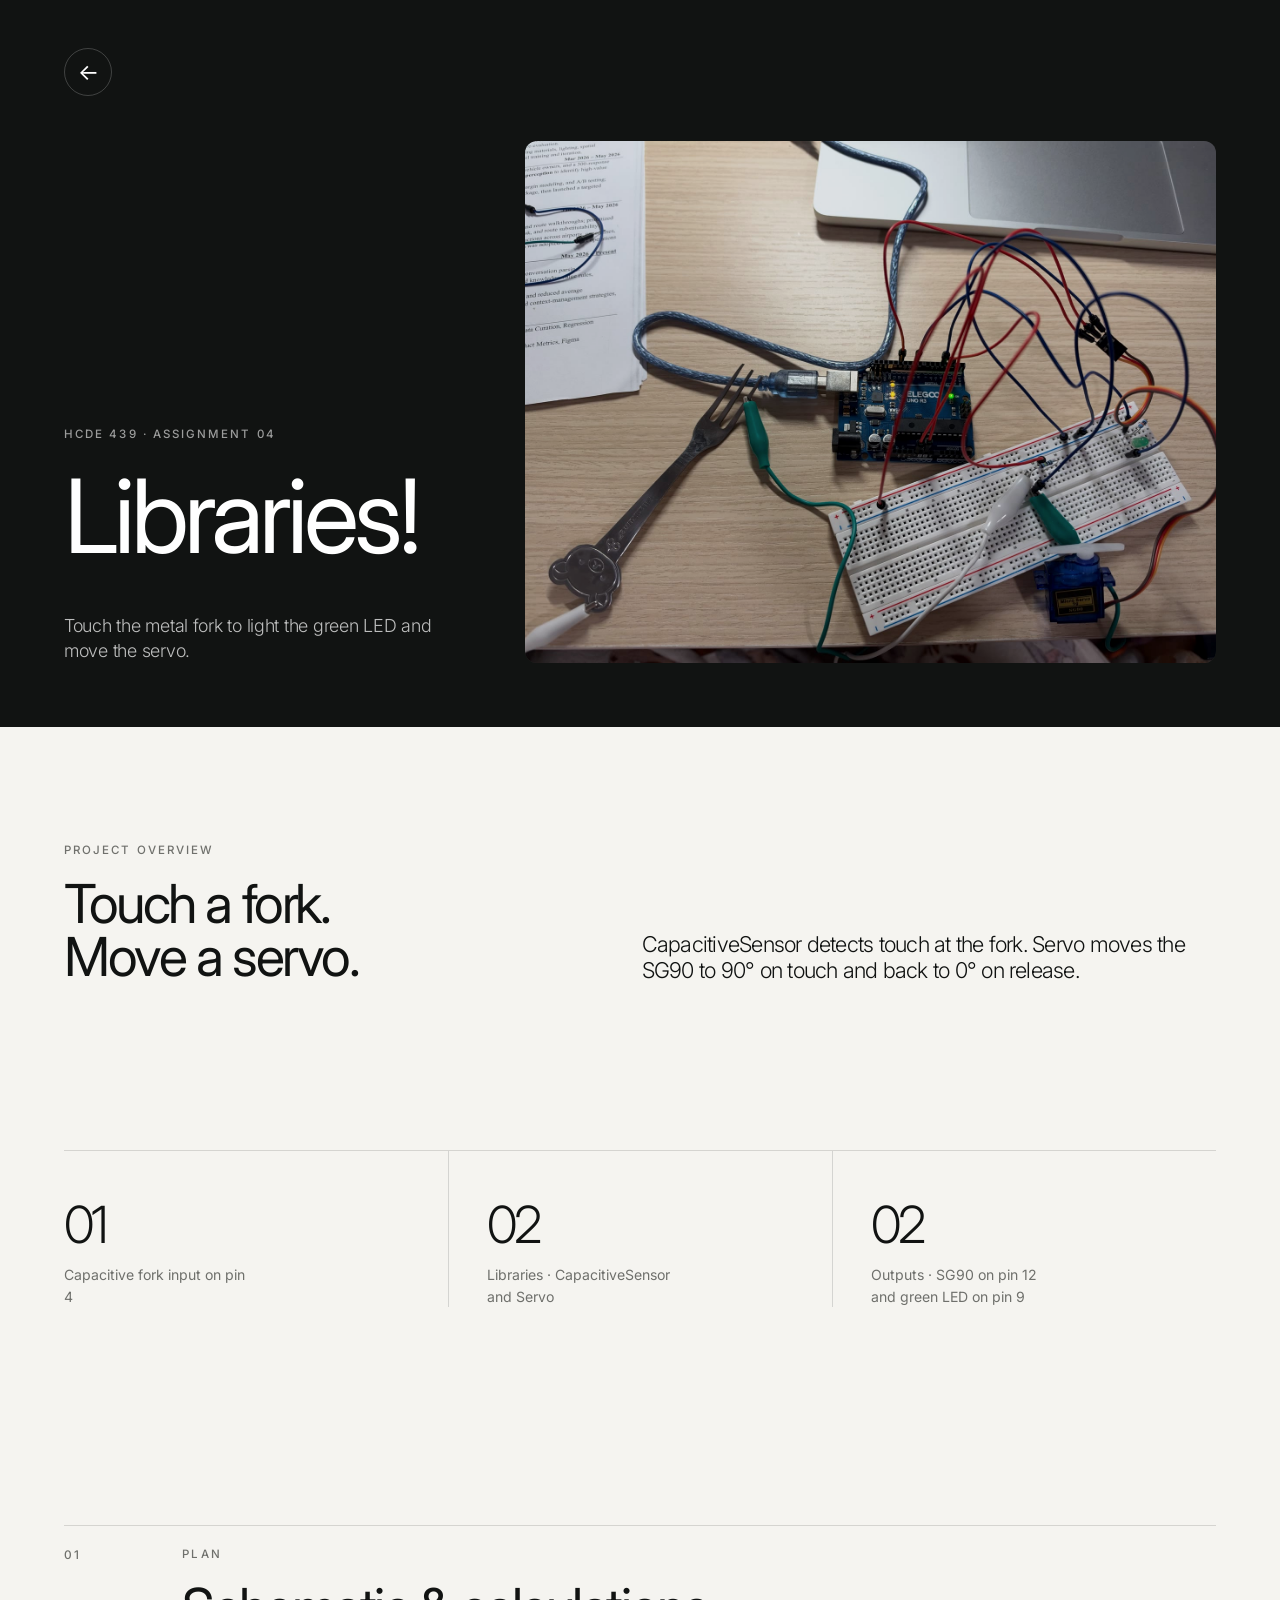
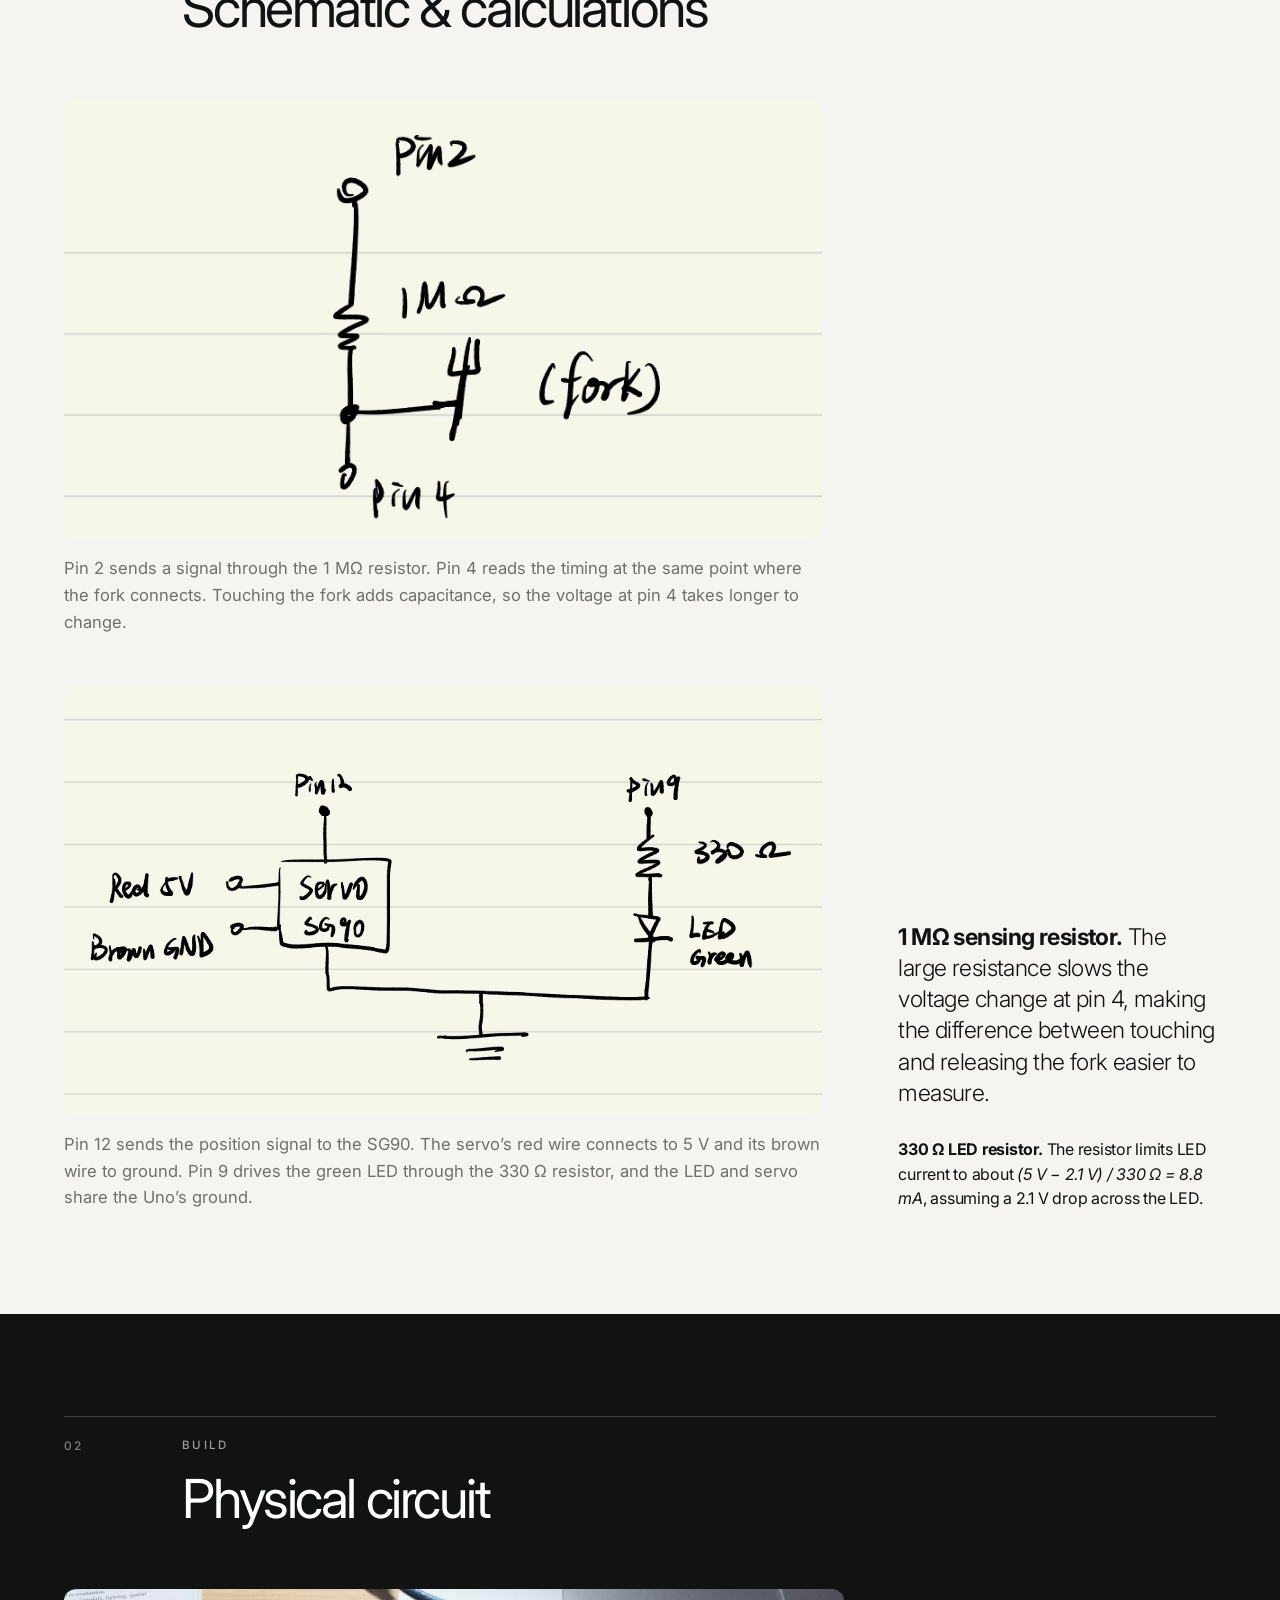
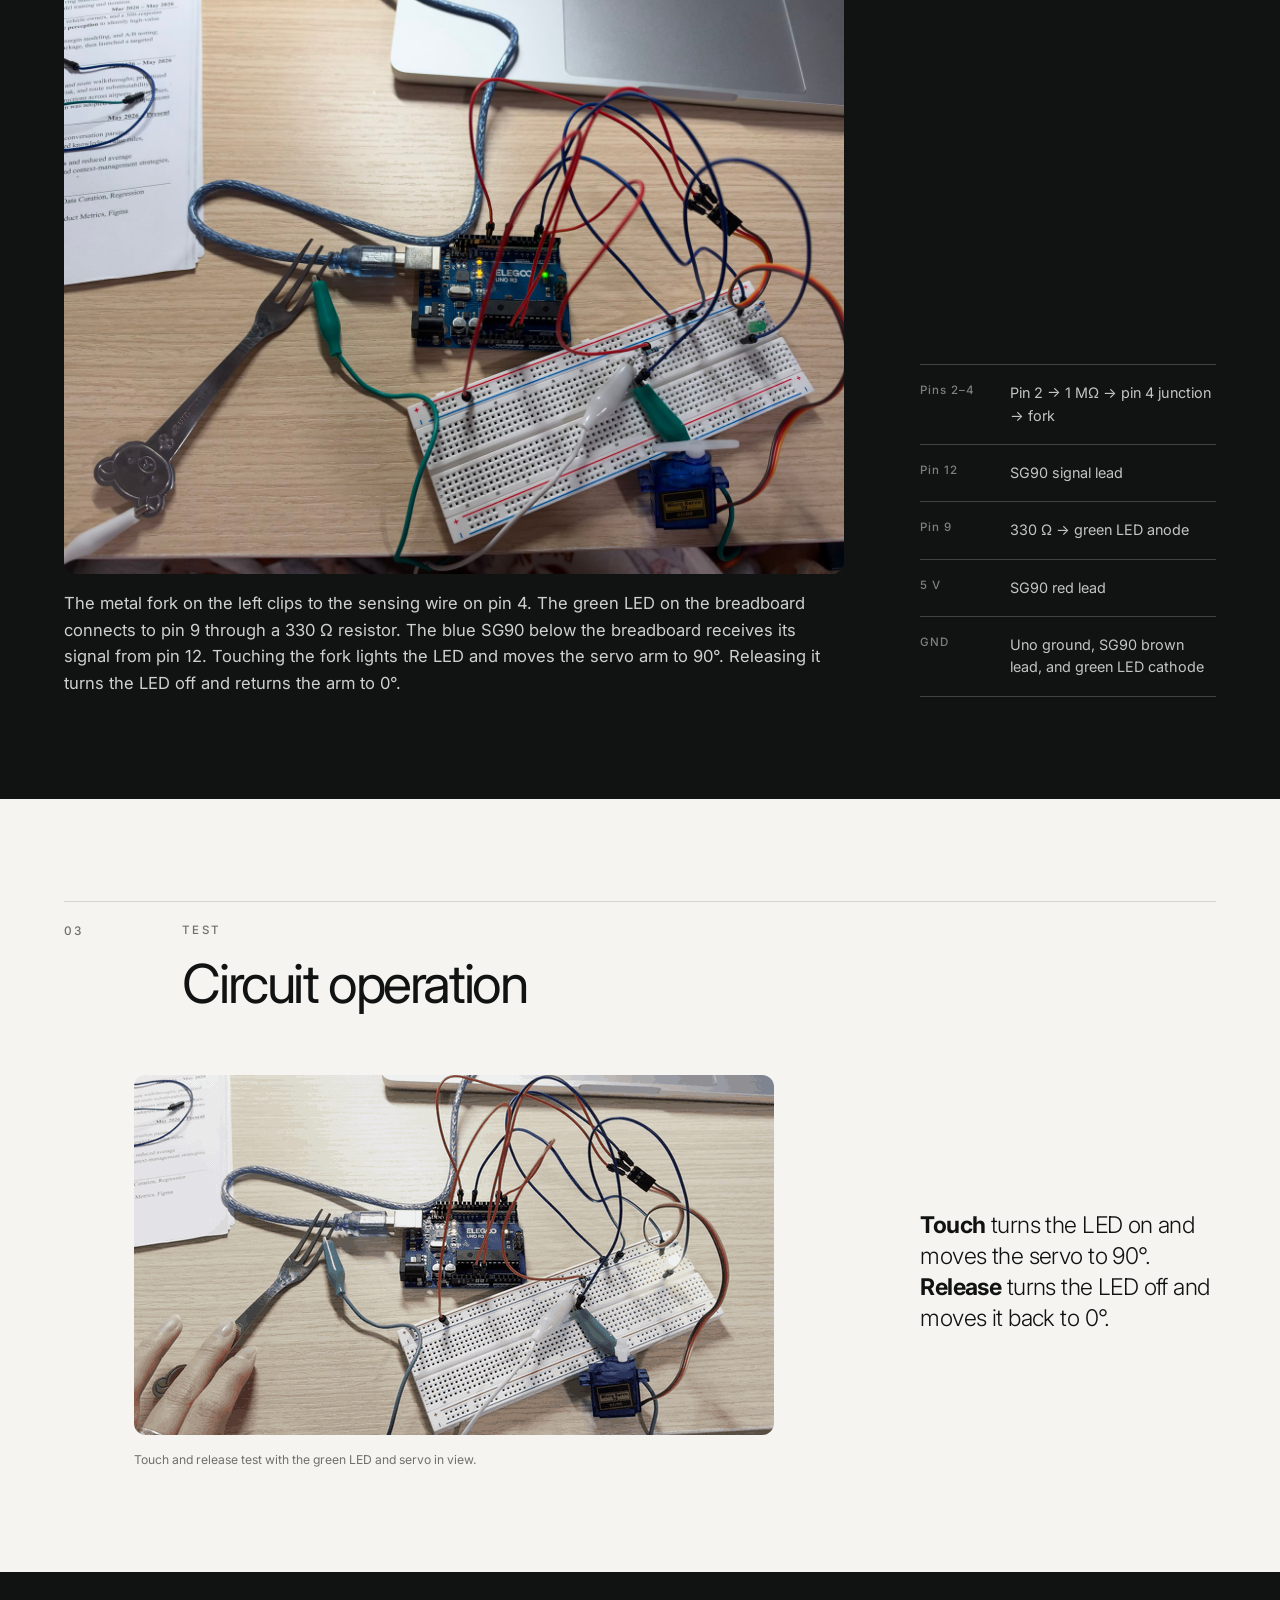
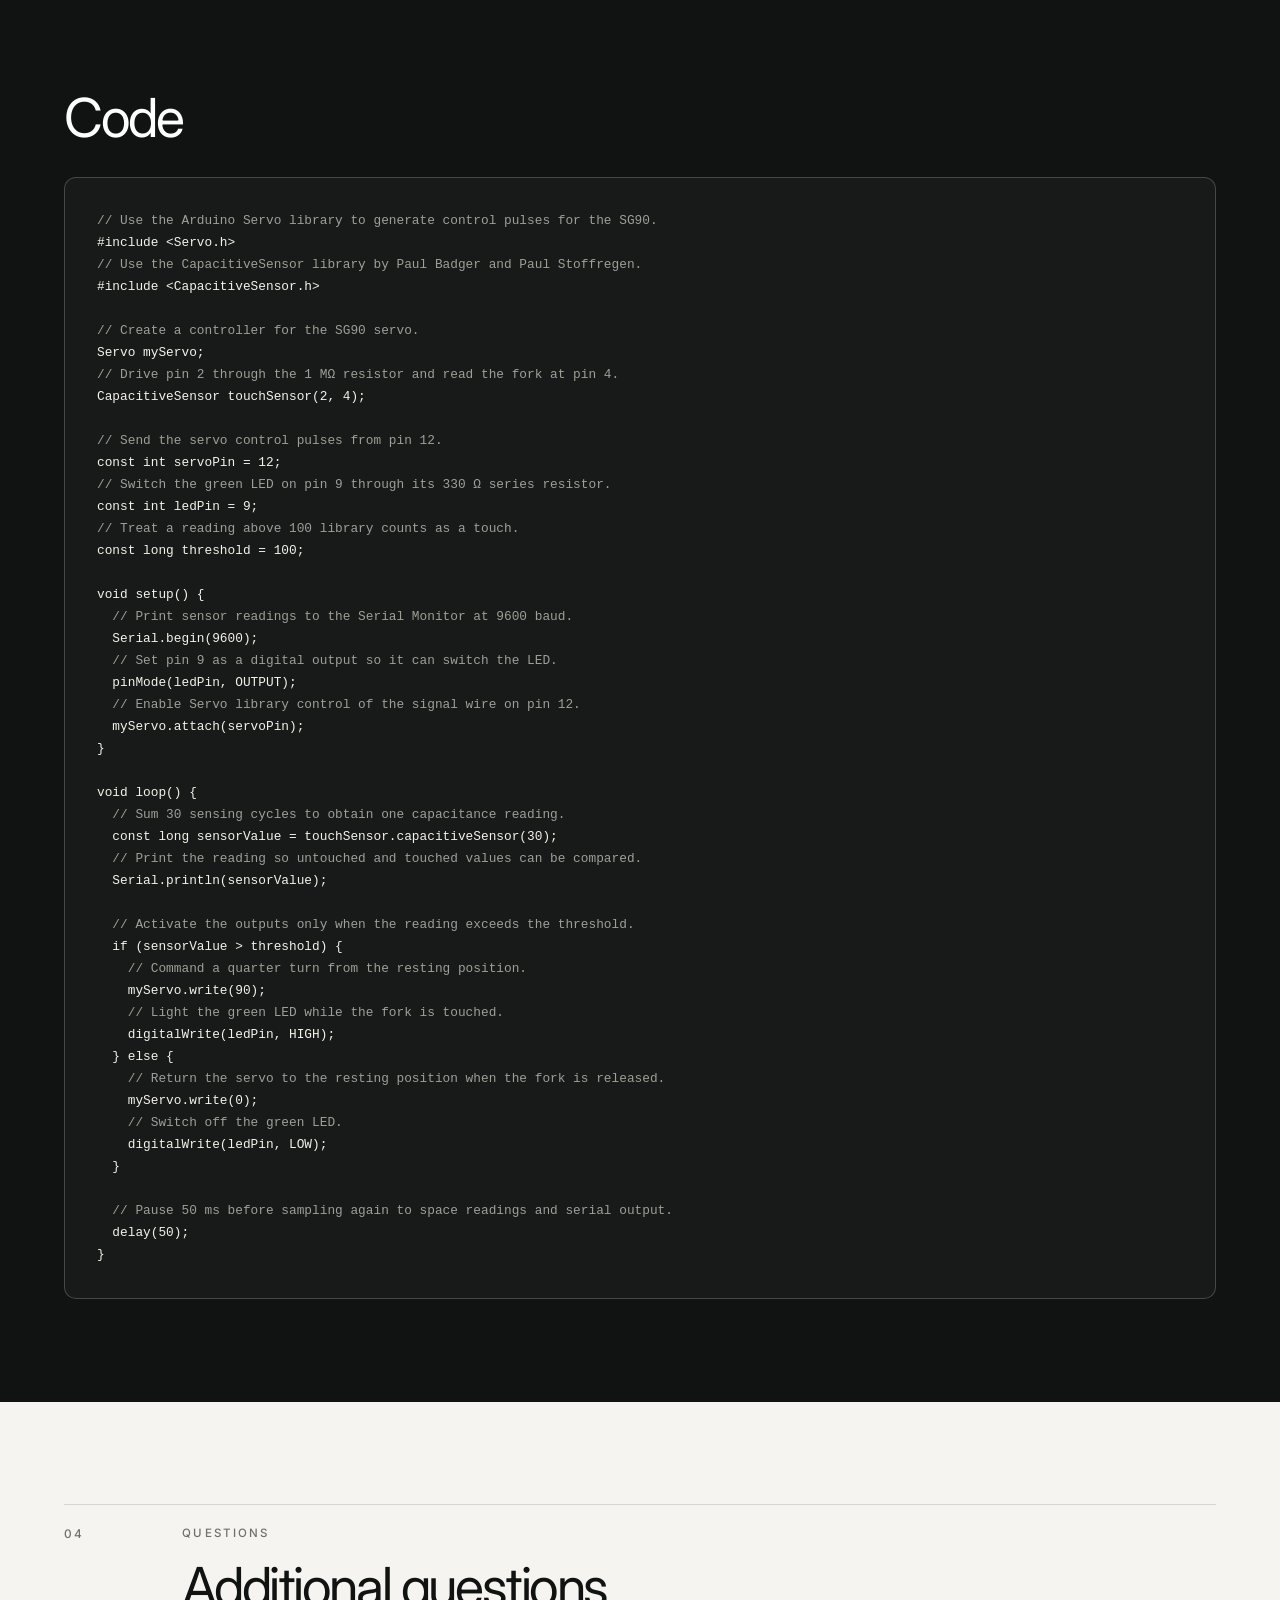
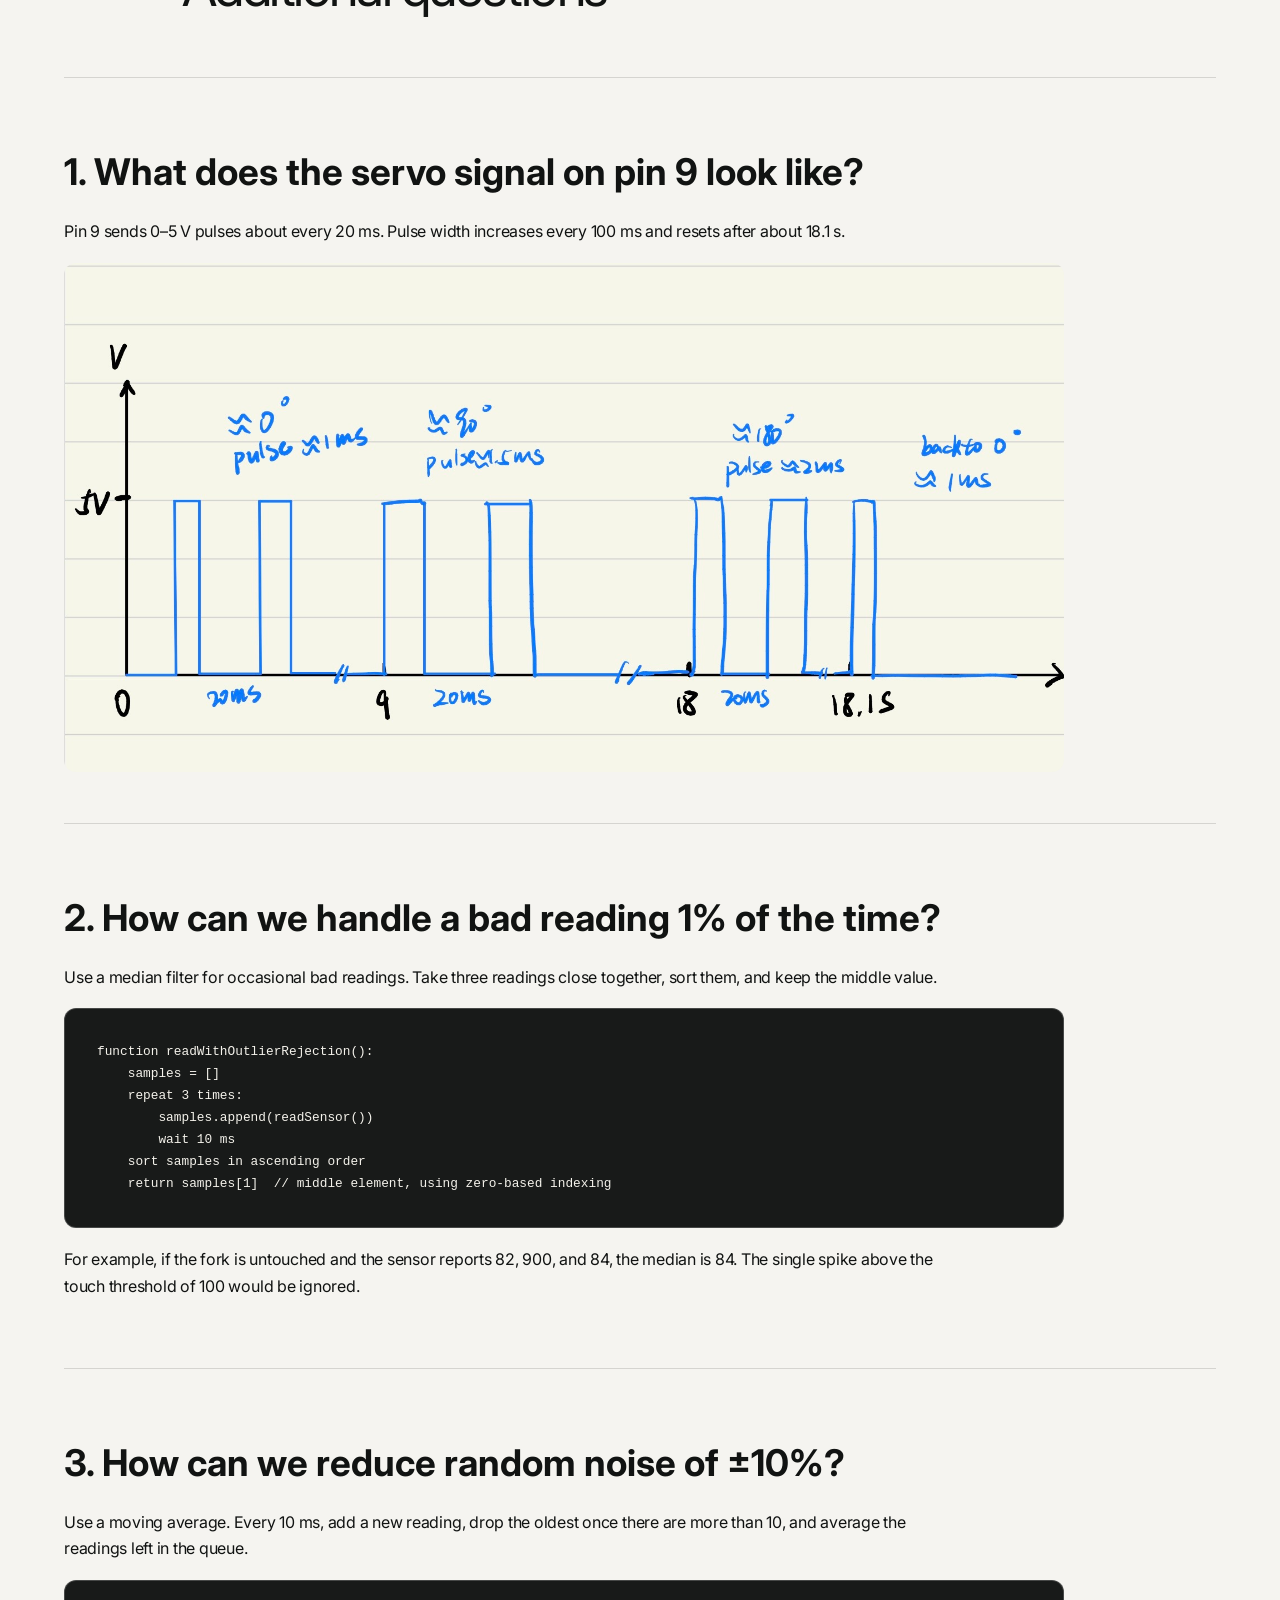
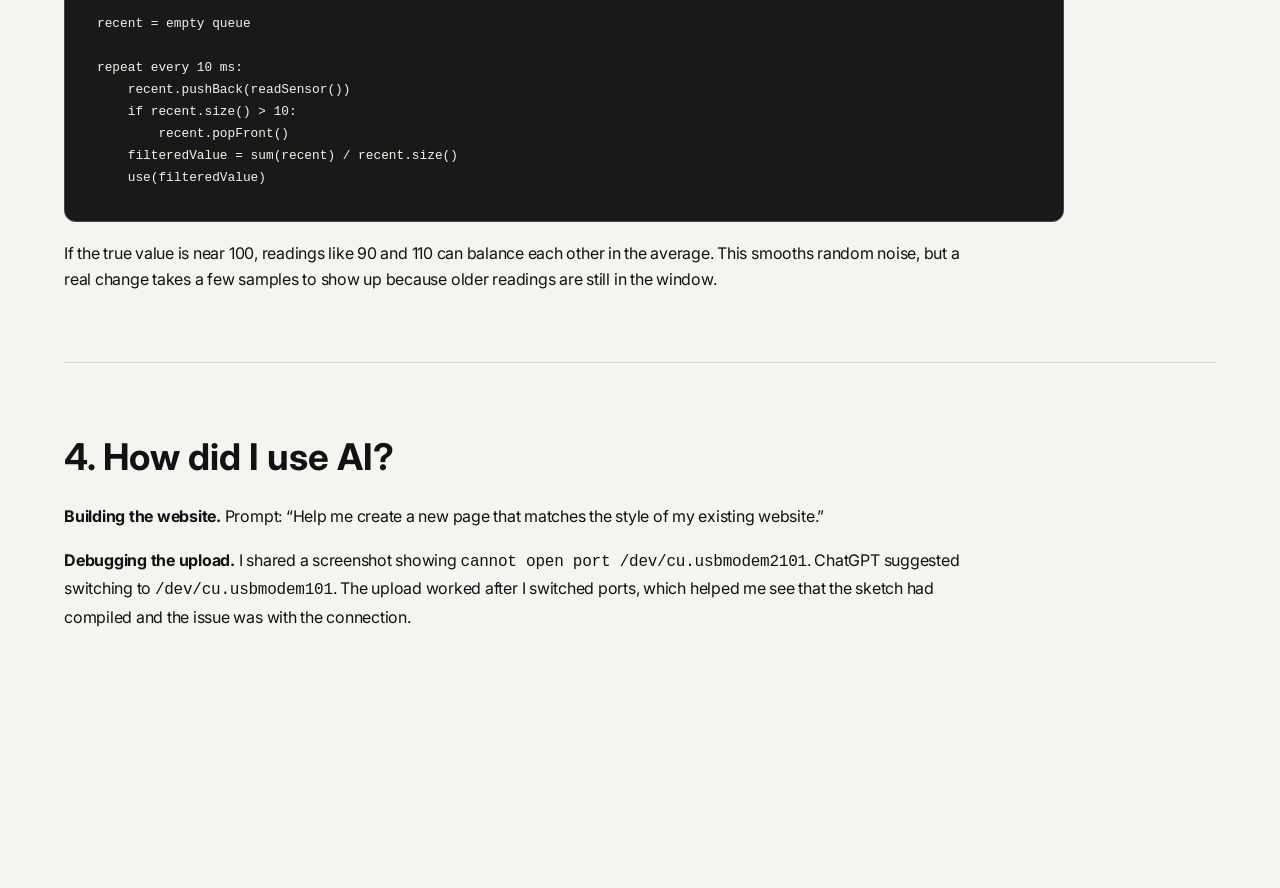
<file: docs/a4.html>
<!DOCTYPE html>
<html lang="en">
<head>
  <meta charset="utf-8" />
  <meta name="viewport" content="width=device-width, initial-scale=1" />
  <meta name="theme-color" content="#111312" />
  <title>Hana Li's Assignment 4: Libraries!</title>
  <link rel="stylesheet" href="style.css?v=7" />
  <link rel="stylesheet" href="a4.css?v=3" />
</head>
<body class="detail-page a1-page a4-page">
  <main>
    <section class="project-hero" aria-labelledby="page-title">
      <a class="back-link" href="index.html" aria-label="Back to the homepage">←</a>
      <div class="project-hero__inner">
        <div>
          <p class="eyebrow">HCDE 439 · Assignment 04</p>
          <h1 id="page-title">Libraries!</h1>
          <p class="project-hero__intro">Touch the metal fork to light the green LED and move the servo.</p>
        </div>
        <figure class="project-hero__media">
          <img src="assets/a4-circuit.jpg" width="1600" height="1200" alt="Arduino Uno, breadboard, SG90 servo, green LED, and metal fork on a desk" />
        </figure>
      </div>
    </section>

    <section class="project-overview" aria-labelledby="overview">
      <div>
        <p class="eyebrow eyebrow--dark">Project overview</p>
        <h2 id="overview">Touch a fork.<br />Move a servo.</h2>
      </div>
      <p class="project-overview__text">CapacitiveSensor detects touch at the fork. Servo moves the SG90 to 90° on touch and back to 0° on release.</p>
      <dl class="project-facts">
        <div><dt>01</dt><dd>Capacitive fork input on pin 4</dd></div>
        <div><dt>02</dt><dd>Libraries · CapacitiveSensor and Servo</dd></div>
        <div><dt>02</dt><dd>Outputs · SG90 on pin 12 and green LED on pin 9</dd></div>
      </dl>
    </section>

    <section class="project-section project-section--paper" aria-labelledby="schematic">
      <div class="project-section__heading">
        <p class="section-number" aria-hidden="true">01</p>
        <div><p class="eyebrow eyebrow--dark">Plan</p><h2 id="schematic">Schematic &amp; calculations</h2></div>
      </div>
      <div class="media-copy media-copy--wide">
        <div class="a4-figures">
          <figure class="project-figure">
            <img src="assets/a4-schematic-input.jpg" width="842" height="490" loading="lazy" alt="Hand-drawn schematic with a 1 megohm resistor between pin 2 and pin 4, and the fork connected to the pin 4 junction" />
            <figcaption>Pin 2 sends a signal through the 1 MΩ resistor. Pin 4 reads the timing at the same point where the fork connects. Touching the fork adds capacitance, so the voltage at pin 4 takes longer to change.</figcaption>
          </figure>
          <figure class="project-figure">
            <img src="assets/a4-schematic-output.jpg" width="1097" height="621" loading="lazy" alt="Hand-drawn schematic of the SG90 on pin 12 with 5 volt power and ground, and the green LED on pin 9 through a 330 ohm resistor to ground" />
            <figcaption>Pin 12 sends the position signal to the SG90. The servo’s red wire connects to 5 V and its brown wire to ground. Pin 9 drives the green LED through the 330 Ω resistor, and the LED and servo share the Uno’s ground.</figcaption>
          </figure>
        </div>
        <div class="copy-stack">
          <p><strong>1 MΩ sensing resistor.</strong> The large resistance slows the voltage change at pin 4, making the difference between touching and releasing the fork easier to measure.</p>
          <p><strong>330 Ω LED resistor.</strong> The resistor limits LED current to about <em>(5 V − 2.1 V) / 330 Ω = 8.8 mA</em>, assuming a 2.1 V drop across the LED.</p>
        </div>
      </div>
    </section>

    <section class="project-section project-section--dark" aria-labelledby="physical">
      <div class="project-section__heading">
        <p class="section-number" aria-hidden="true">02</p>
        <div><p class="eyebrow">Build</p><h2 id="physical">Physical circuit</h2></div>
      </div>
      <div class="media-copy">
        <figure class="project-figure project-figure--dark">
          <img src="assets/a4-circuit.jpg" width="1600" height="1200" loading="lazy" alt="The assembled circuit, showing the Uno, breadboard, green LED, fork electrode, and SG90 servo" />
          <figcaption>The metal fork on the left clips to the sensing wire on pin 4. The green LED on the breadboard connects to pin 9 through a 330 Ω resistor. The blue SG90 below the breadboard receives its signal from pin 12. Touching the fork lights the LED and moves the servo arm to 90°. Releasing it turns the LED off and returns the arm to 0°.</figcaption>
        </figure>
        <div class="copy-stack">
          <ul class="connection-list">
            <li><span>Pins 2–4</span>Pin 2 → 1 MΩ → pin 4 junction → fork</li>
            <li><span>Pin 12</span>SG90 signal lead</li>
            <li><span>Pin 9</span>330 Ω → green LED anode</li>
            <li><span>5 V</span>SG90 red lead</li>
            <li><span>GND</span>Uno ground, SG90 brown lead, and green LED cathode</li>
          </ul>
        </div>
      </div>
    </section>

    <section class="project-section project-section--paper" aria-labelledby="operation">
      <div class="project-section__heading">
        <p class="section-number" aria-hidden="true">03</p>
        <div><p class="eyebrow eyebrow--dark">Test</p><h2 id="operation">Circuit operation</h2></div>
      </div>
      <div class="media-copy media-copy--operation">
        <figure class="project-figure project-figure--gif">
          <img src="assets/a4-demo.gif" width="640" height="360" loading="lazy" alt="Animated demonstration of a hand touching and releasing the fork as the servo arm moves and the green LED switches on and off" />
          <figcaption>Touch and release test with the green LED and servo in view.</figcaption>
        </figure>
        <div class="copy-stack">
          <p><strong>Touch</strong> turns the LED on and moves the servo to 90°.<br /><strong>Release</strong> turns the LED off and moves it back to 0°.</p>
        </div>
      </div>
    </section>

    <section class="code-section" id="firmware" aria-labelledby="firmware-title">
      <h2 id="firmware-title">Code</h2>
      <pre class="code-block"><code><span class="code-comment">// Use the Arduino Servo library to generate control pulses for the SG90.</span>
#include &lt;Servo.h&gt;
<span class="code-comment">// Use the CapacitiveSensor library by Paul Badger and Paul Stoffregen.</span>
#include &lt;CapacitiveSensor.h&gt;

<span class="code-comment">// Create a controller for the SG90 servo.</span>
Servo myServo;
<span class="code-comment">// Drive pin 2 through the 1 MΩ resistor and read the fork at pin 4.</span>
CapacitiveSensor touchSensor(2, 4);

<span class="code-comment">// Send the servo control pulses from pin 12.</span>
const int servoPin = 12;
<span class="code-comment">// Switch the green LED on pin 9 through its 330 Ω series resistor.</span>
const int ledPin = 9;
<span class="code-comment">// Treat a reading above 100 library counts as a touch.</span>
const long threshold = 100;

void setup() {
<span class="code-comment">  // Print sensor readings to the Serial Monitor at 9600 baud.</span>
  Serial.begin(9600);
<span class="code-comment">  // Set pin 9 as a digital output so it can switch the LED.</span>
  pinMode(ledPin, OUTPUT);
<span class="code-comment">  // Enable Servo library control of the signal wire on pin 12.</span>
  myServo.attach(servoPin);
}

void loop() {
<span class="code-comment">  // Sum 30 sensing cycles to obtain one capacitance reading.</span>
  const long sensorValue = touchSensor.capacitiveSensor(30);
<span class="code-comment">  // Print the reading so untouched and touched values can be compared.</span>
  Serial.println(sensorValue);

<span class="code-comment">  // Activate the outputs only when the reading exceeds the threshold.</span>
  if (sensorValue &gt; threshold) {
<span class="code-comment">    // Command a quarter turn from the resting position.</span>
    myServo.write(90);
<span class="code-comment">    // Light the green LED while the fork is touched.</span>
    digitalWrite(ledPin, HIGH);
  } else {
<span class="code-comment">    // Return the servo to the resting position when the fork is released.</span>
    myServo.write(0);
<span class="code-comment">    // Switch off the green LED.</span>
    digitalWrite(ledPin, LOW);
  }

<span class="code-comment">  // Pause 50 ms before sampling again to space readings and serial output.</span>
  delay(50);
}</code></pre>
    </section>

    <section class="project-section project-section--paper questions" aria-labelledby="questions">
      <div class="project-section__heading">
        <p class="section-number" aria-hidden="true">04</p>
        <div><p class="eyebrow eyebrow--dark">Questions</p><h2 id="questions">Additional questions</h2></div>
      </div>
      <div class="a4-answers">
        <article>
          <h3>1. What does the servo signal on pin 9 look like?</h3>
          <p>Pin 9 sends 0–5 V pulses about every 20 ms. Pulse width increases every 100 ms and resets after about 18.1 s.</p>
          <figure class="project-figure">
            <img src="assets/a4-servo-waveform.jpg" width="1799" height="916" loading="lazy" alt="Hand-drawn graph of pin 9 voltage over time, showing pulses widening from 0 to 180 degrees and narrowing again at about 18.1 seconds." />
          </figure>
        </article>

        <article>
          <h3>2. How can we handle a bad reading 1% of the time?</h3>
          <p>Use a median filter for occasional bad readings. Take three readings close together, sort them, and keep the middle value.</p>
          <pre class="code-block"><code>function readWithOutlierRejection():
    samples = []
    repeat 3 times:
        samples.append(readSensor())
        wait 10 ms
    sort samples in ascending order
    return samples[1]  // middle element, using zero-based indexing</code></pre>
          <p>For example, if the fork is untouched and the sensor reports 82, 900, and 84, the median is 84. The single spike above the touch threshold of 100 would be ignored.</p>
        </article>

        <article>
          <h3>3. How can we reduce random noise of ±10%?</h3>
          <p>Use a moving average. Every 10 ms, add a new reading, drop the oldest once there are more than 10, and average the readings left in the queue.</p>
          <pre class="code-block"><code>recent = empty queue

repeat every 10 ms:
    recent.pushBack(readSensor())
    if recent.size() &gt; 10:
        recent.popFront()
    filteredValue = sum(recent) / recent.size()
    use(filteredValue)</code></pre>
          <p>If the true value is near 100, readings like 90 and 110 can balance each other in the average. This smooths random noise, but a real change takes a few samples to show up because older readings are still in the window.</p>
        </article>

        <article>
          <h3>4. How did I use AI?</h3>
          <p><strong>Building the website.</strong> Prompt: “Help me create a new page that matches the style of my existing website.”</p>
          <p><strong>Debugging the upload.</strong> I shared a screenshot showing <code>cannot open port /dev/cu.usbmodem2101</code>. ChatGPT suggested switching to <code>/dev/cu.usbmodem101</code>. The upload worked after I switched ports, which helped me see that the sketch had compiled and the issue was with the connection.</p>
        </article>
      </div>
    </section>
  </main>
</body>
</html>
</file>
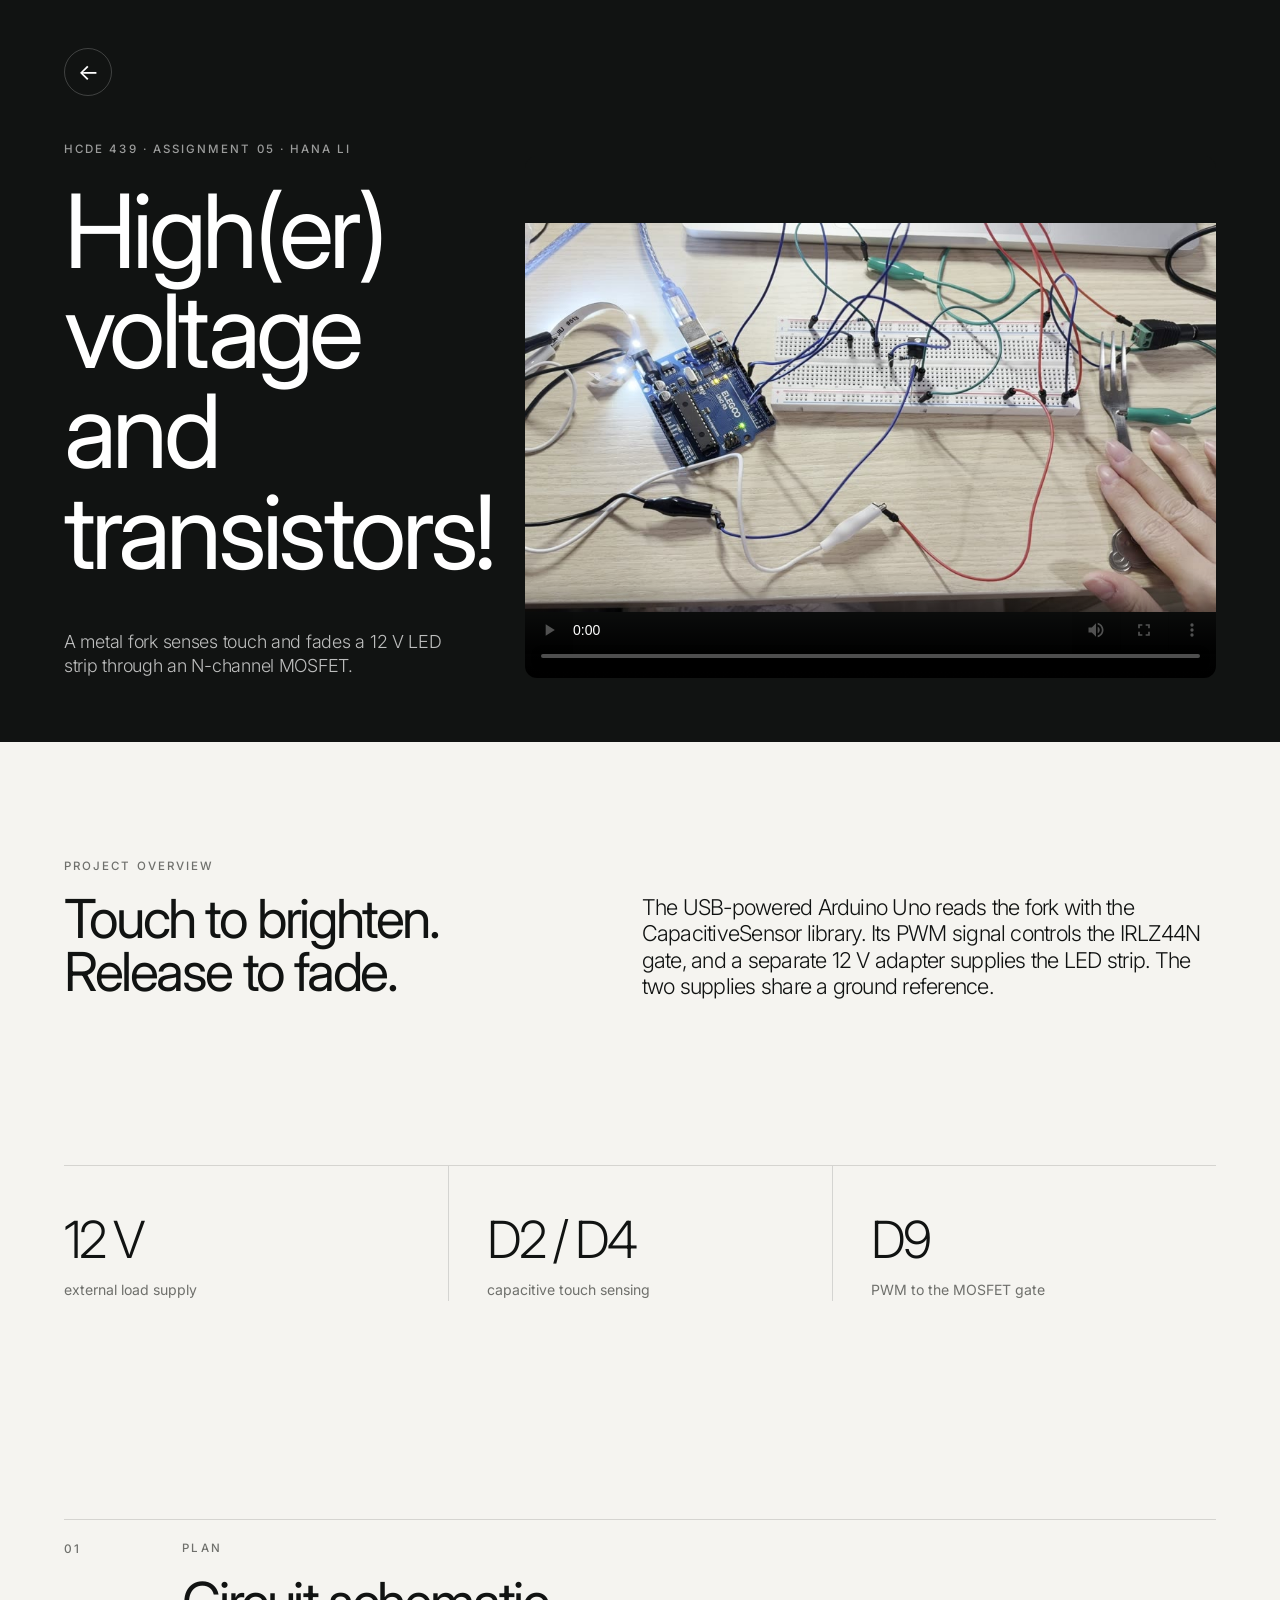
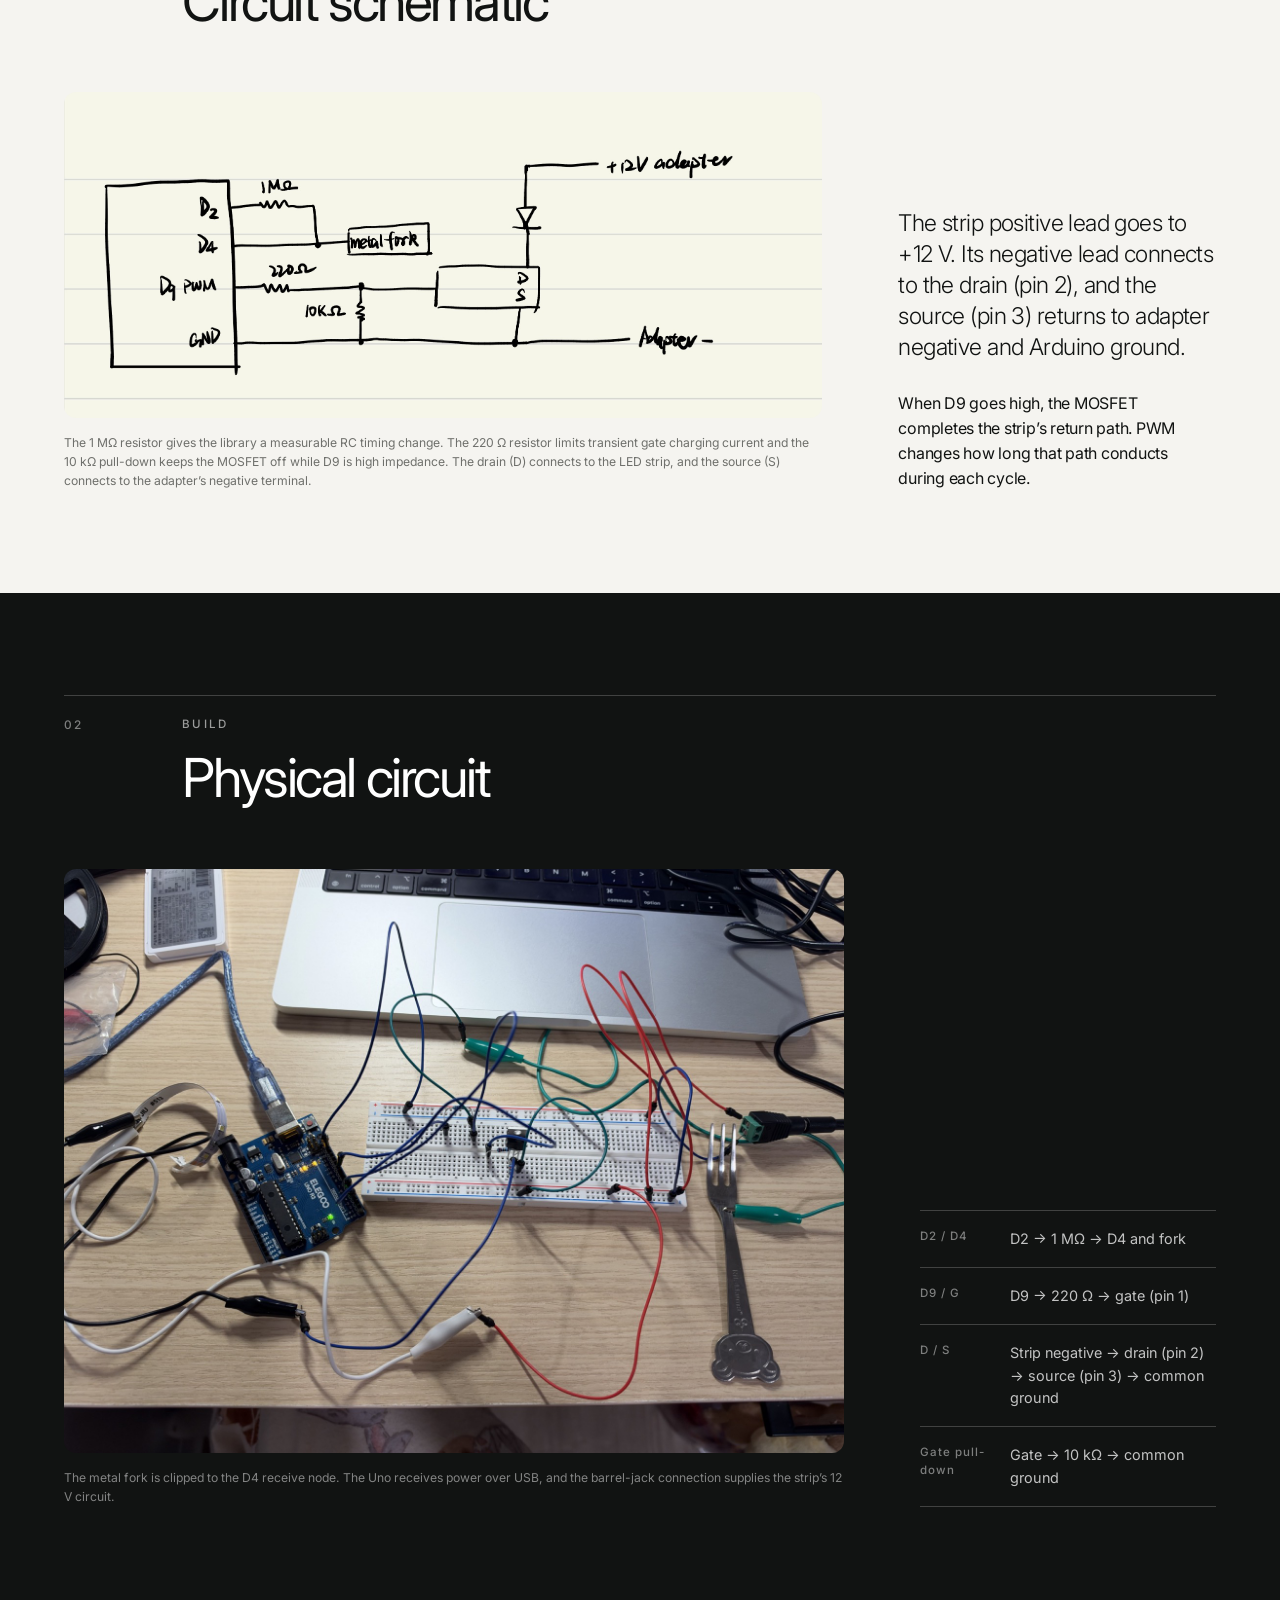
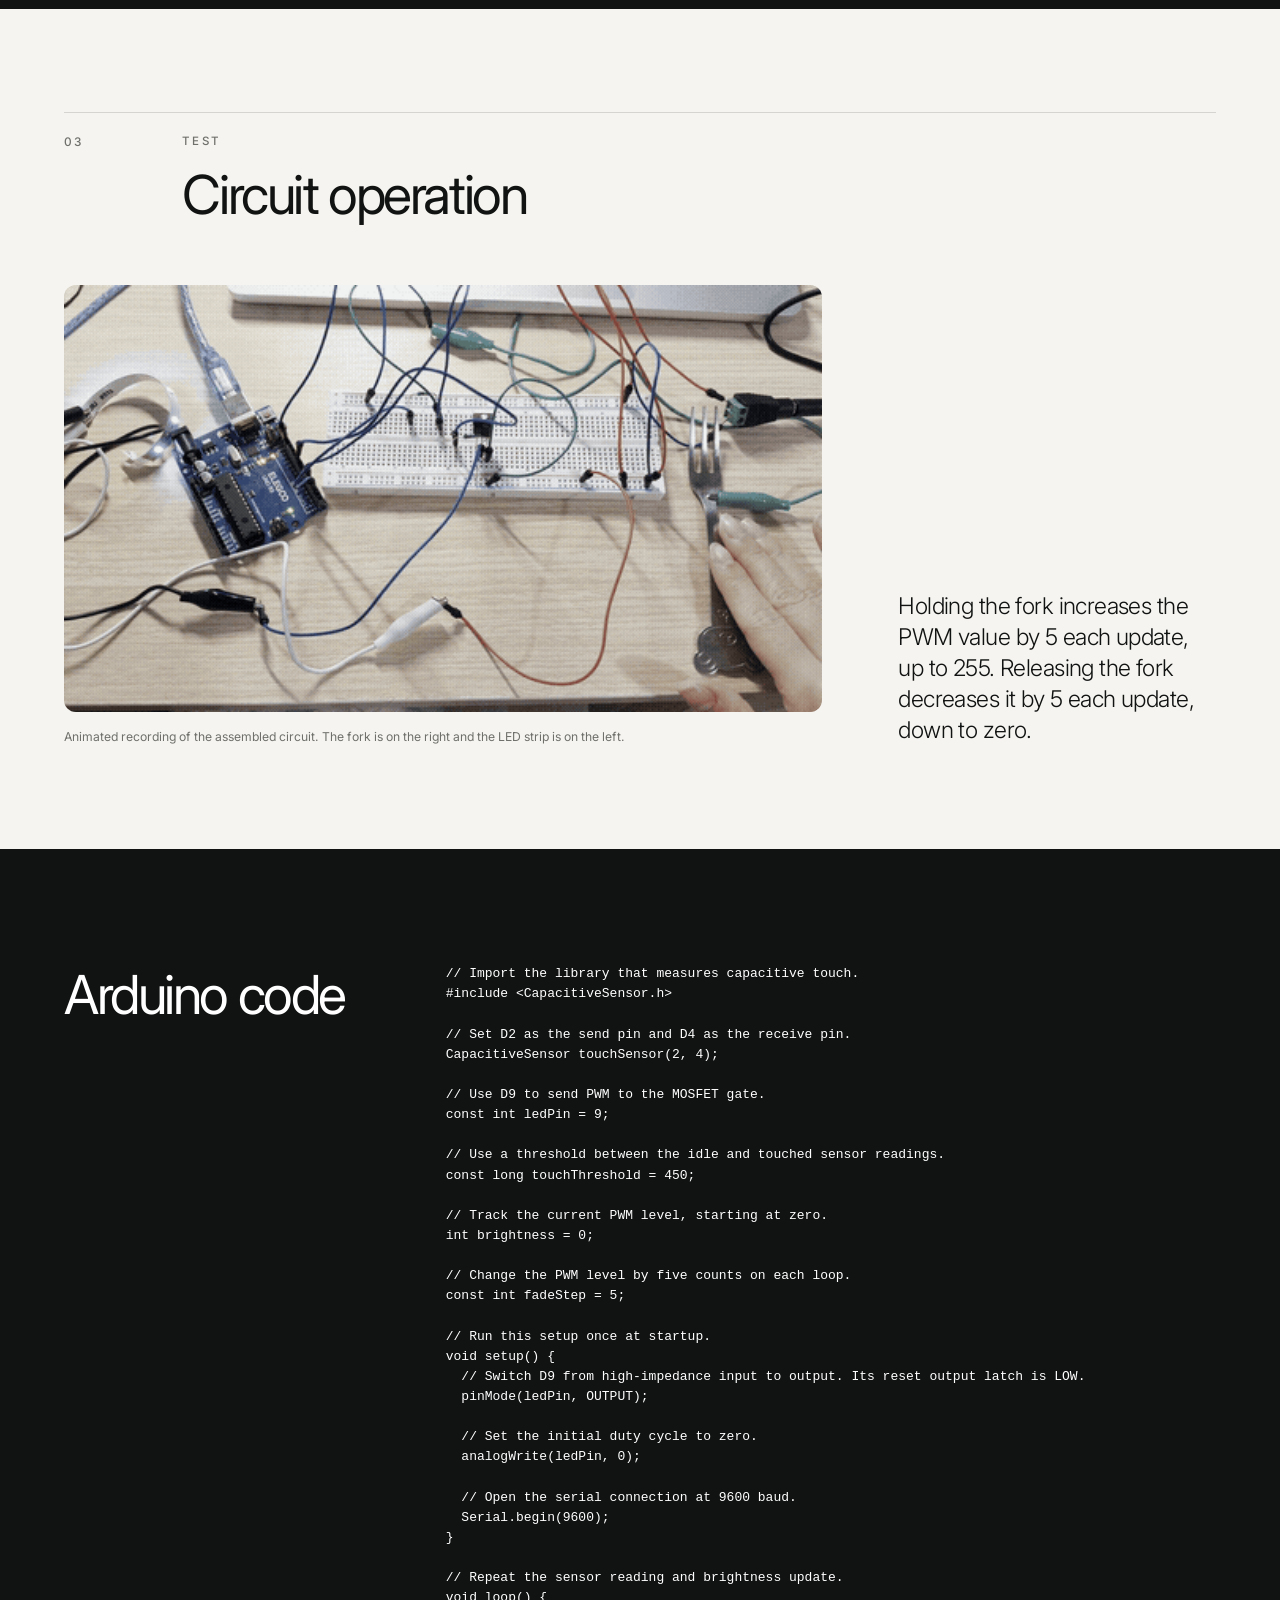
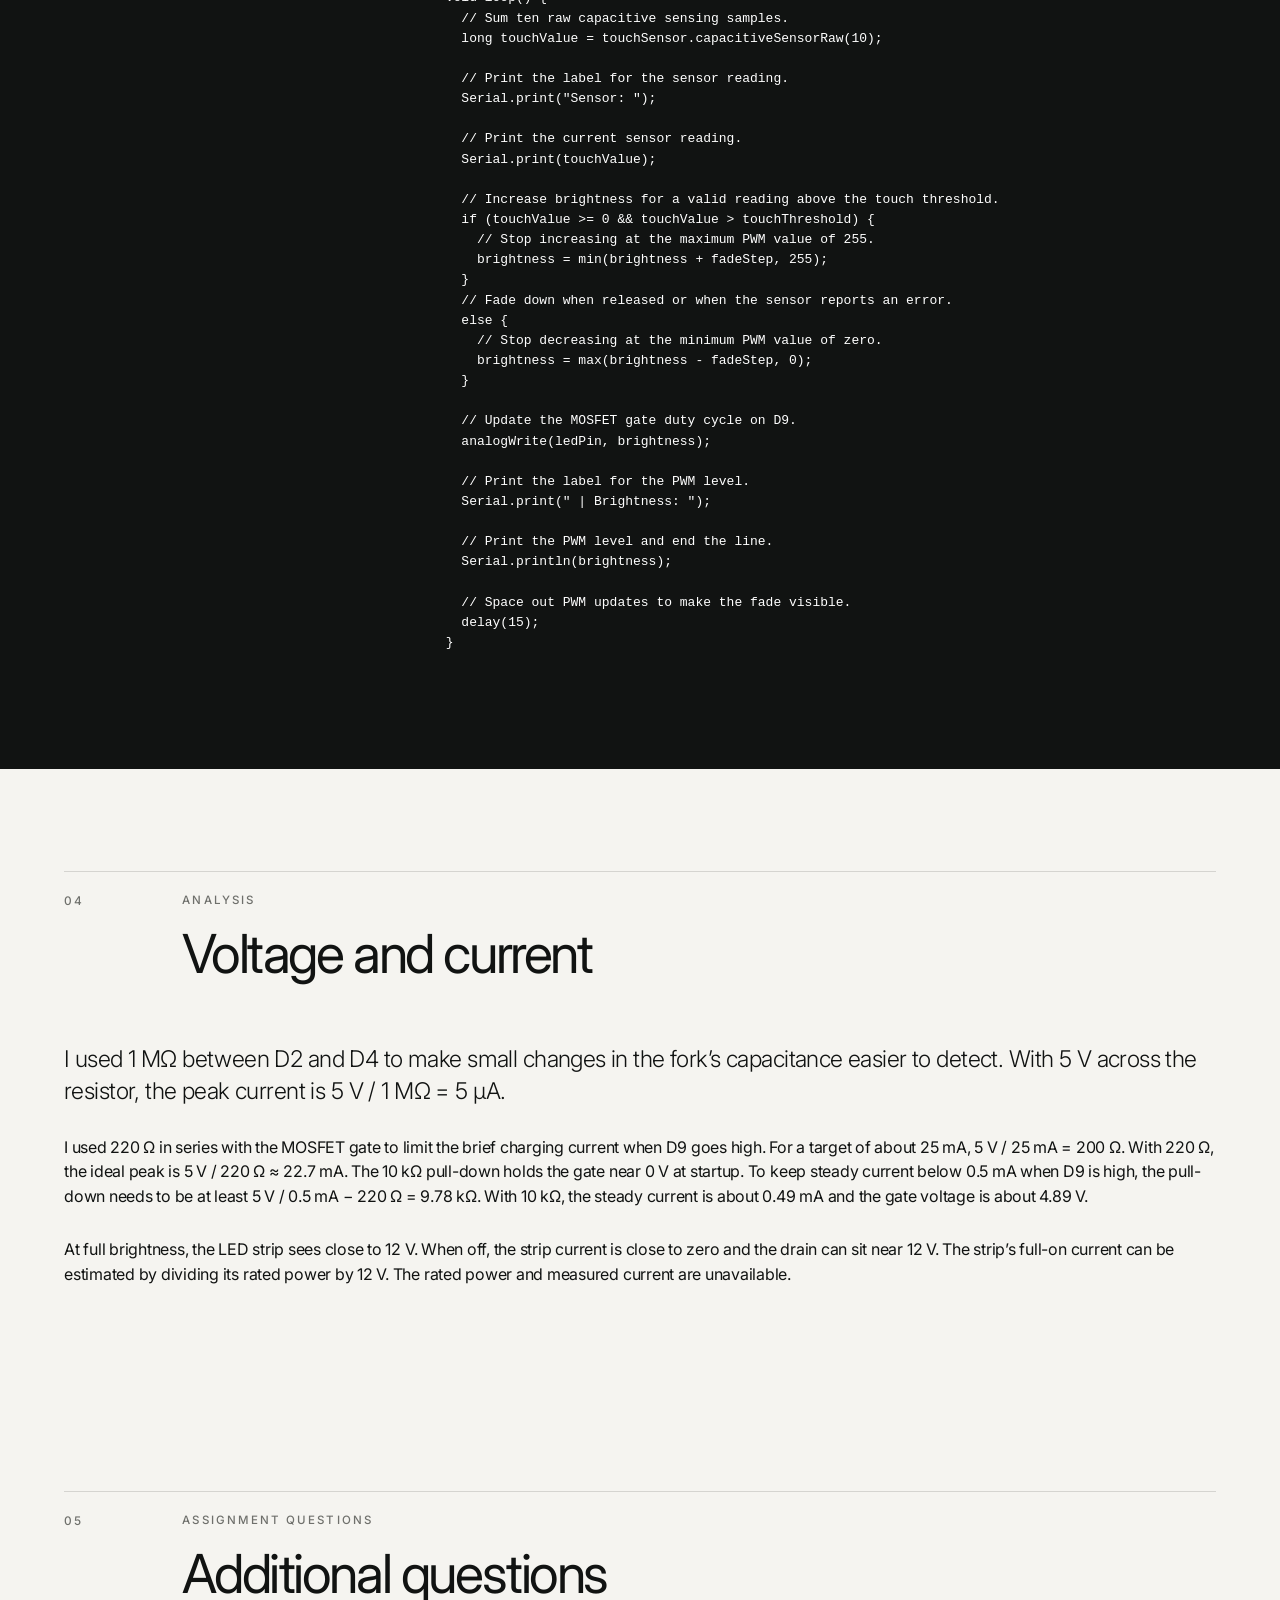
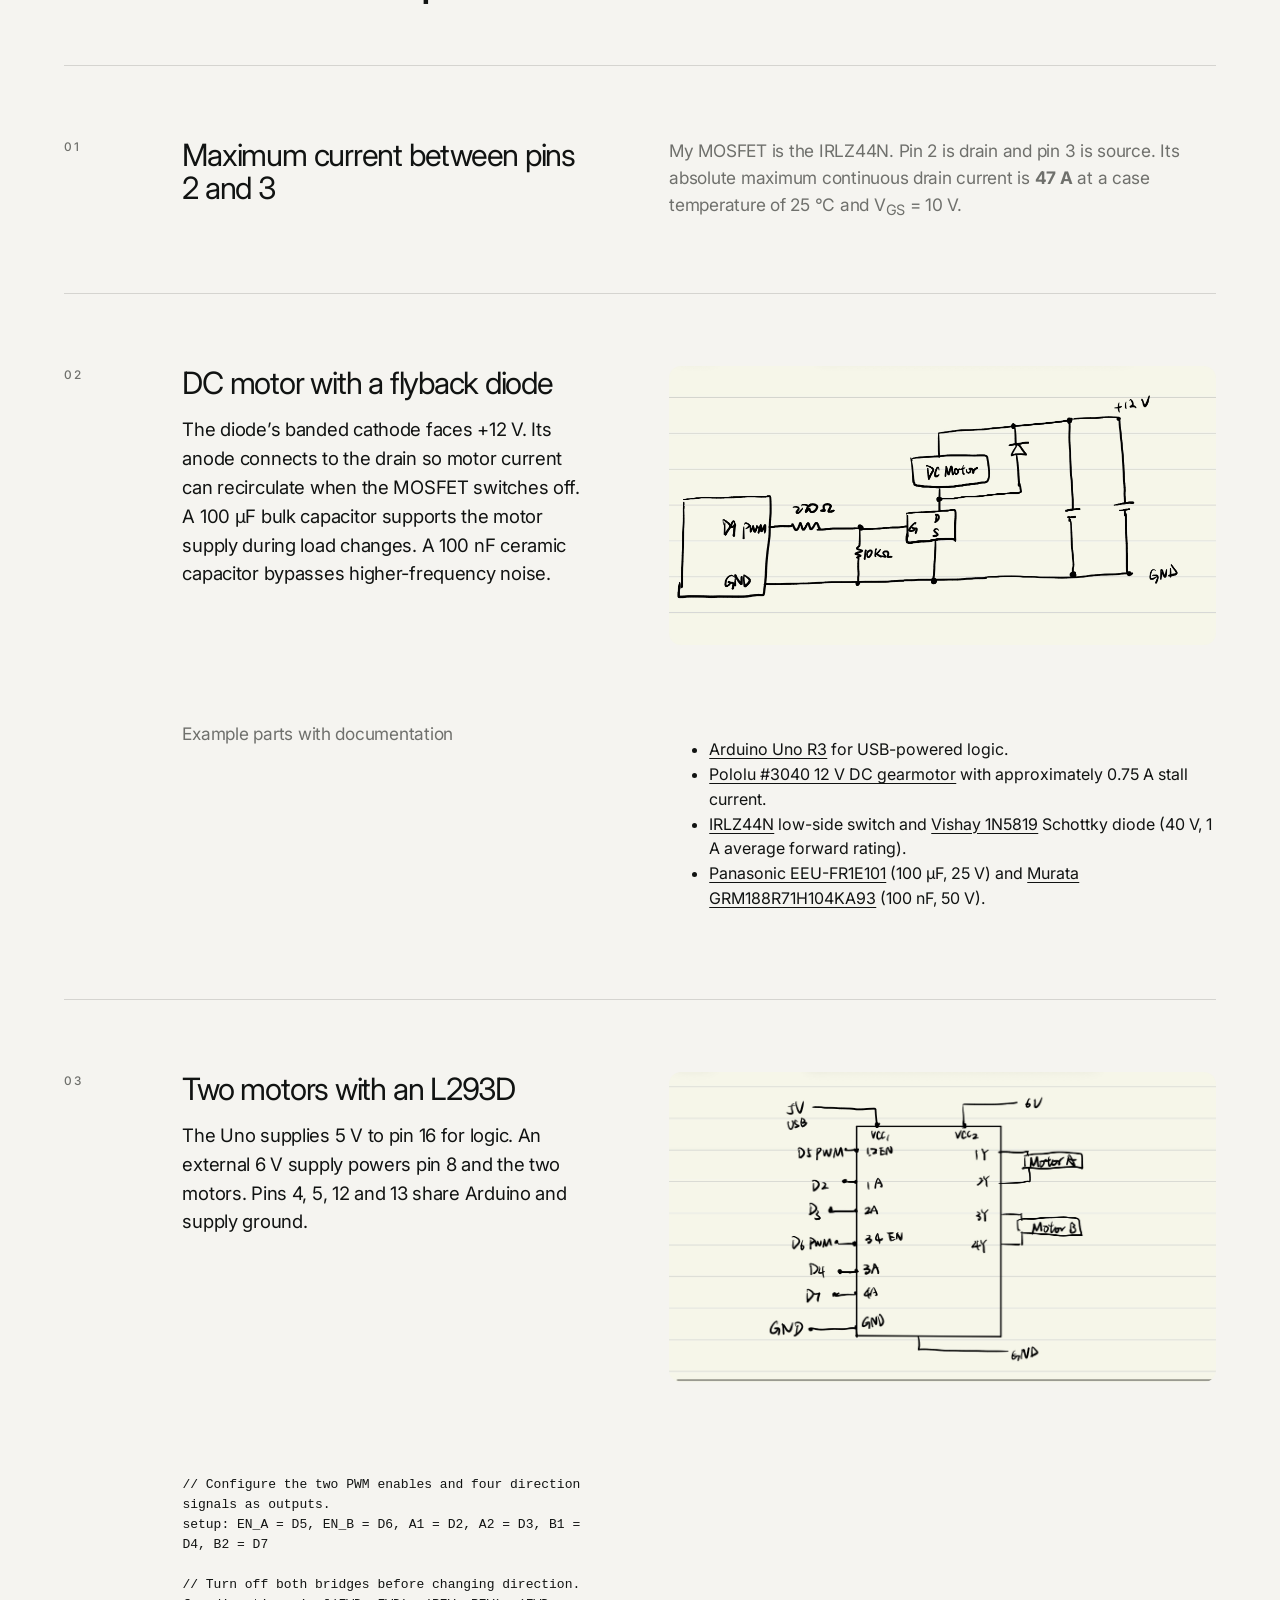
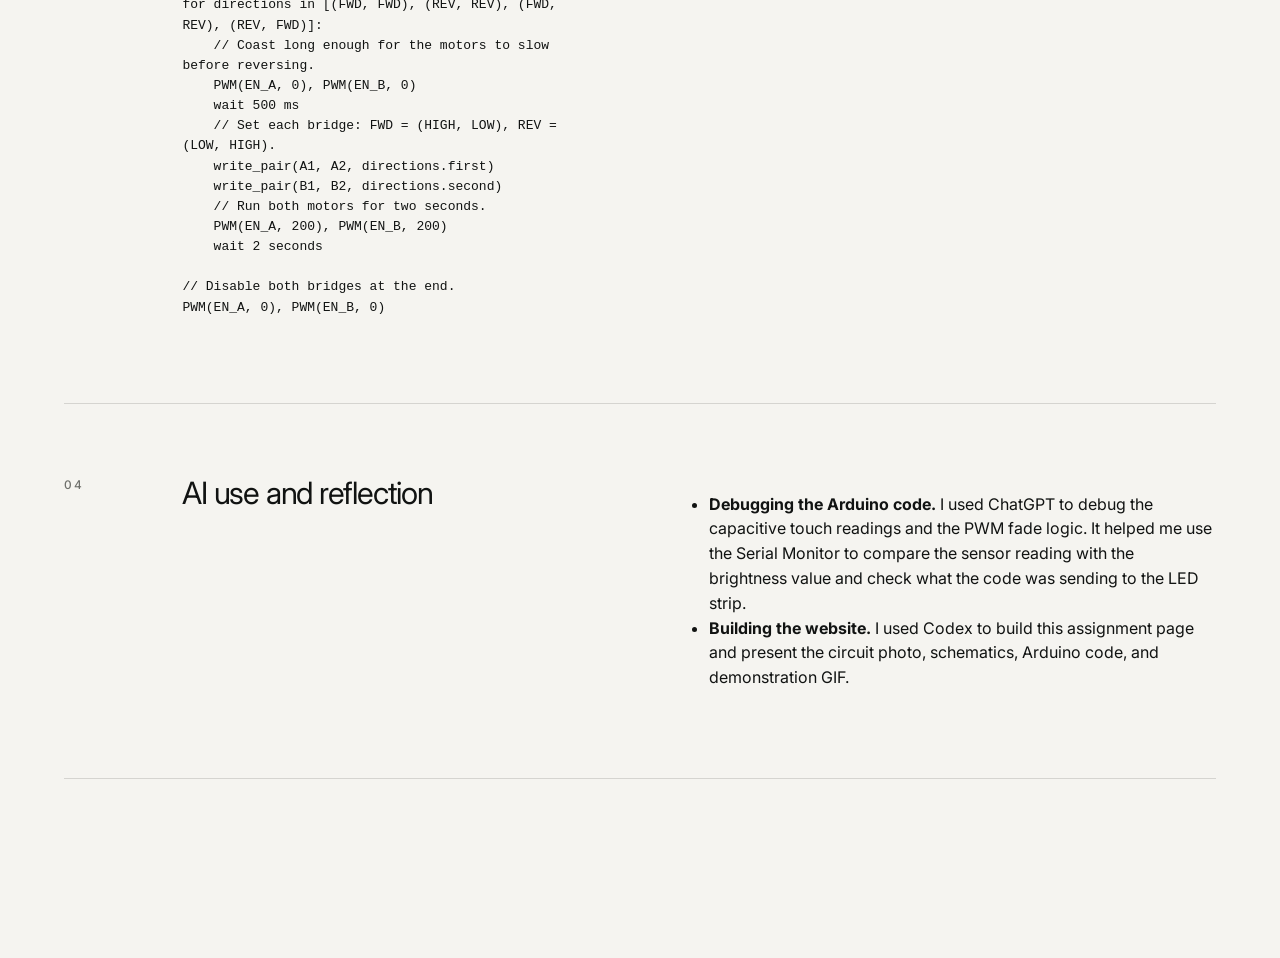
<file: docs/assignment5.html>
<!DOCTYPE html>
<html lang="en">
<head>
  <meta charset="utf-8">
  <meta name="viewport" content="width=device-width, initial-scale=1">
  <meta name="theme-color" content="#111312">
  <title>Hana Li's Assignment 5 | High(er) voltage and transistors!</title>
  <link rel="stylesheet" href="style.css?v=7">
  <style>
    .a5-video { display:block; width:100%; height:100%; object-fit:contain; background:#111312; }
    .a5-link { color:inherit; text-underline-offset:.2em; }
    .a5-question p + p, .a5-question figure, .a5-question pre, .a5-question ul { margin-top:1rem; }
    .a5-question figure { max-width:850px; }
    .a5-motor-copy p { margin:1rem 0 0; font-size:clamp(1.125rem, 1.45vw, 1.3rem); line-height:1.55; }
    .a5-motor-figure { align-self:start; }
    .a5-question .a5-motor-figure { margin-top:0; }
    .a5-question pre { white-space:pre-wrap; }
    .a5-code { max-height:none; min-width:0; overflow-x:auto; }
    .code-section > * { min-width:0; }
    @media (max-width:900px) { .code-section { grid-template-columns:minmax(0,1fr); } }
    @media (max-width:400px) { .project-hero h1 { font-size:clamp(2.45rem, 15vw, 3.4rem); } }
  </style>
</head>
<body class="detail-page a1-page">
  <main>
    <section class="project-hero" aria-labelledby="page-title">
      <a class="back-link" href="index.html" aria-label="Back to the homepage">←</a>
      <div class="project-hero__inner">
        <div class="project-hero__copy">
          <p class="eyebrow">HCDE 439 · Assignment 05 · Hana Li</p>
          <h1 id="page-title">High(er) voltage and transistors!</h1>
          <p class="project-hero__intro">A metal fork senses touch and fades a 12 V LED strip through an N-channel MOSFET.</p>
        </div>
        <figure class="project-hero__media">
          <video class="a5-video" controls playsinline preload="metadata" poster="assets/a5-poster.jpg" aria-label="Touch-controlled LED strip demonstration">
            <source src="assets/a5-demo.mp4" type="video/mp4">
            <a href="assets/a5-demo.mp4">Download the demonstration video</a>.
          </video>
        </figure>
      </div>
    </section>

    <section class="project-overview" aria-labelledby="overview-title">
      <div><p class="eyebrow eyebrow--dark">Project overview</p><h2 id="overview-title">Touch to brighten.<br>Release to fade.</h2></div>
      <p class="project-overview__text">The USB-powered Arduino Uno reads the fork with the CapacitiveSensor library. Its PWM signal controls the IRLZ44N gate, and a separate 12 V adapter supplies the LED strip. The two supplies share a ground reference.</p>
      <dl class="project-facts">
        <div><dt>12 V</dt><dd>external load supply</dd></div>
        <div><dt>D2 / D4</dt><dd>capacitive touch sensing</dd></div>
        <div><dt>D9</dt><dd>PWM to the MOSFET gate</dd></div>
      </dl>
    </section>

    <section id="schematic" class="project-section project-section--paper" aria-labelledby="schematic-title">
      <div class="project-section__heading"><p class="section-number">01</p><div><p class="eyebrow eyebrow--dark">Plan</p><h2 id="schematic-title">Circuit schematic</h2></div></div>
      <div class="media-copy media-copy--wide">
        <figure class="project-figure">
          <a href="assets/a5-schematic.jpg"><img src="assets/a5-schematic.jpg" alt="Hand-drawn schematic showing the metal fork touch sensor, three resistors, and 12 V LED strip circuit."></a>
          <figcaption>The 1 MΩ resistor gives the library a measurable RC timing change. The 220 Ω resistor limits transient gate charging current and the 10 kΩ pull-down keeps the MOSFET off while D9 is high impedance. The drain (D) connects to the LED strip, and the source (S) connects to the adapter’s negative terminal.</figcaption>
        </figure>
        <div class="copy-stack">
          <p>The strip positive lead goes to +12 V. Its negative lead connects to the drain (pin 2), and the source (pin 3) returns to adapter negative and Arduino ground.</p>
          <p>When D9 goes high, the MOSFET completes the strip’s return path. PWM changes how long that path conducts during each cycle.</p>
        </div>
      </div>
    </section>

    <section id="circuit" class="project-section project-section--dark" aria-labelledby="circuit-title">
      <div class="project-section__heading"><p class="section-number">02</p><div><p class="eyebrow">Build</p><h2 id="circuit-title">Physical circuit</h2></div></div>
      <div class="media-copy">
        <figure class="project-figure project-figure--dark">
          <img src="assets/a5-circuit.jpg" loading="lazy" alt="Photograph of the wired Arduino Uno, breadboard, external supply connection, LED strip and metal fork">
          <figcaption>The metal fork is clipped to the D4 receive node. The Uno receives power over USB, and the barrel-jack connection supplies the strip’s 12 V circuit.</figcaption>
        </figure>
        <ul class="connection-list">
          <li><span>D2 / D4</span>D2 → 1 MΩ → D4 and fork</li>
          <li><span>D9 / G</span>D9 → 220 Ω → gate (pin 1)</li>
          <li><span>D / S</span>Strip negative → drain (pin 2) → source (pin 3) → common ground</li>
          <li><span>Gate pull-down</span>Gate → 10 kΩ → common ground</li>
        </ul>
      </div>
    </section>

    <section id="operation" class="project-section project-section--paper" aria-labelledby="operation-title">
      <div class="project-section__heading"><p class="section-number">03</p><div><p class="eyebrow eyebrow--dark">Test</p><h2 id="operation-title">Circuit operation</h2></div></div>
      <div class="media-copy media-copy--wide">
        <figure class="project-figure">
          <picture>
            <source media="(prefers-reduced-motion: reduce)" srcset="assets/a5-poster.jpg">
            <img src="assets/a5-demo.gif" loading="lazy" alt="Repeated touches on the metal fork brighten the LED strip at the left of the frame, and releasing the fork dims it">
          </picture>
          <figcaption>Animated recording of the assembled circuit. The fork is on the right and the LED strip is on the left.</figcaption>
        </figure>
        <div class="copy-stack"><p>Holding the fork increases the PWM value by 5 each update, up to 255. Releasing the fork decreases it by 5 each update, down to zero.</p></div>
      </div>
    </section>

    <section id="firmware" class="project-section project-section--dark code-section" aria-labelledby="firmware-title">
      <div class="code-section__intro">
        <h2 id="firmware-title">Arduino code</h2>
      </div>
      <pre class="a5-code"><code>// Import the library that measures capacitive touch.
#include &lt;CapacitiveSensor.h&gt;

// Set D2 as the send pin and D4 as the receive pin.
CapacitiveSensor touchSensor(2, 4);

// Use D9 to send PWM to the MOSFET gate.
const int ledPin = 9;

// Use a threshold between the idle and touched sensor readings.
const long touchThreshold = 450;

// Track the current PWM level, starting at zero.
int brightness = 0;

// Change the PWM level by five counts on each loop.
const int fadeStep = 5;

// Run this setup once at startup.
void setup() {
  // Switch D9 from high-impedance input to output. Its reset output latch is LOW.
  pinMode(ledPin, OUTPUT);

  // Set the initial duty cycle to zero.
  analogWrite(ledPin, 0);

  // Open the serial connection at 9600 baud.
  Serial.begin(9600);
}

// Repeat the sensor reading and brightness update.
void loop() {
  // Sum ten raw capacitive sensing samples.
  long touchValue = touchSensor.capacitiveSensorRaw(10);

  // Print the label for the sensor reading.
  Serial.print(&quot;Sensor: &quot;);

  // Print the current sensor reading.
  Serial.print(touchValue);

  // Increase brightness for a valid reading above the touch threshold.
  if (touchValue &gt;= 0 &amp;&amp; touchValue &gt; touchThreshold) {
    // Stop increasing at the maximum PWM value of 255.
    brightness = min(brightness + fadeStep, 255);
  }
  // Fade down when released or when the sensor reports an error.
  else {
    // Stop decreasing at the minimum PWM value of zero.
    brightness = max(brightness - fadeStep, 0);
  }

  // Update the MOSFET gate duty cycle on D9.
  analogWrite(ledPin, brightness);

  // Print the label for the PWM level.
  Serial.print(&quot; | Brightness: &quot;);

  // Print the PWM level and end the line.
  Serial.println(brightness);

  // Space out PWM updates to make the fade visible.
  delay(15);
}</code></pre>
    </section>

    <section id="calculations" class="project-section project-section--paper" aria-labelledby="calculation-title">
      <div class="project-section__heading"><p class="section-number">04</p><div><p class="eyebrow eyebrow--dark">Analysis</p><h2 id="calculation-title">Voltage and current</h2></div></div>
      <div class="copy-stack">
        <p>I used 1 MΩ between D2 and D4 to make small changes in the fork’s capacitance easier to detect. With 5 V across the resistor, the peak current is 5 V / 1 MΩ = 5 µA.</p>
        <p>I used 220 Ω in series with the MOSFET gate to limit the brief charging current when D9 goes high. For a target of about 25 mA, 5 V / 25 mA = 200 Ω. With 220 Ω, the ideal peak is 5 V / 220 Ω ≈ 22.7 mA. The 10 kΩ pull-down holds the gate near 0 V at startup. To keep steady current below 0.5 mA when D9 is high, the pull-down needs to be at least 5 V / 0.5 mA − 220 Ω = 9.78 kΩ. With 10 kΩ, the steady current is about 0.49 mA and the gate voltage is about 4.89 V.</p>
        <p>At full brightness, the LED strip sees close to 12 V. When off, the strip current is close to zero and the drain can sit near 12 V. The strip’s full-on current can be estimated by dividing its rated power by 12 V. The rated power and measured current are unavailable.</p>
      </div>
    </section>

    <section id="questions" class="project-section project-section--paper questions" aria-labelledby="questions-title">
      <div class="project-section__heading"><p class="section-number">05</p><div><p class="eyebrow eyebrow--dark">Assignment questions</p><h2 id="questions-title">Additional questions</h2></div></div>
      <article class="question a5-question">
        <div class="question__number">01</div><div class="question__body">
          <h3>Maximum current between pins 2 and 3</h3>
          <p>My MOSFET is the IRLZ44N. Pin 2 is drain and pin 3 is source. Its absolute maximum continuous drain current is <strong>47 A</strong> at a case temperature of 25 °C and V<sub>GS</sub> = 10 V.</p>
        </div>
      </article>
      <article class="question a5-question">
        <div class="question__number">02</div><div class="question__body">
          <div class="a5-motor-copy">
            <h3>DC motor with a flyback diode</h3>
            <p>The diode’s banded cathode faces +12 V. Its anode connects to the drain so motor current can recirculate when the MOSFET switches off. A 100 µF bulk capacitor supports the motor supply during load changes. A 100 nF ceramic capacitor bypasses higher-frequency noise.</p>
          </div>
          <figure class="project-figure a5-motor-figure">
            <a href="assets/a5-motor.jpg"><img src="assets/a5-motor.jpg" loading="lazy" alt="Arduino D9 drives an IRLZ44N that switches a DC motor. A flyback diode spans the motor, and two capacitors connect from 12 volts to ground."></a>
          </figure>
          <p>Example parts with documentation</p>
          <ul>
            <li><a class="a5-link" href="https://docs.arduino.cc/resources/datasheets/A000066-datasheet.pdf">Arduino Uno R3</a> for USB-powered logic.</li>
            <li><a class="a5-link" href="https://www.pololu.com/file/0J1487/pololu-micro-metal-gearmotors.pdf">Pololu #3040 12 V DC gearmotor</a> with approximately 0.75 A stall current.</li>
            <li><a class="a5-link" href="https://www.infineon.com/assets/row/public/documents/24/49/infineon-irlz44n-datasheet-en.pdf">IRLZ44N</a> low-side switch and <a class="a5-link" href="https://www.vishay.com/docs/88525/1n5817.pdf">Vishay 1N5819</a> Schottky diode (40 V, 1 A average forward rating).</li>
            <li><a class="a5-link" href="https://industrial.panasonic.com/ww/products/pt/aluminum-cap-lead/models/EEUFR1E101">Panasonic EEU-FR1E101</a> (100 µF, 25 V) and <a class="a5-link" href="https://ds.murata.co.jp/simsurfing/mlcc.html?partnumbers=%5B%22GRM188R71H104KA93%22%5D">Murata GRM188R71H104KA93</a> (100 nF, 50 V).</li>
          </ul>
        </div>
      </article>
      <article class="question a5-question">
        <div class="question__number">03</div><div class="question__body">
          <div class="a5-motor-copy">
            <h3>Two motors with an L293D</h3>
            <p>The Uno supplies 5 V to pin 16 for logic. An external 6 V supply powers pin 8 and the two motors. Pins 4, 5, 12 and 13 share Arduino and supply ground.</p>
          </div>
          <figure class="project-figure a5-motor-figure">
            <a href="assets/a5-dual-motor.jpg"><img src="assets/a5-dual-motor.jpg" loading="lazy" alt="Arduino controls the two L293D enable pins and four direction inputs. Motors connect across outputs 3 and 6, and 11 and 14. Logic and motor supplies share ground."></a>
          </figure>
          <pre><code>// Configure the two PWM enables and four direction signals as outputs.
setup: EN_A = D5, EN_B = D6, A1 = D2, A2 = D3, B1 = D4, B2 = D7

// Turn off both bridges before changing direction.
for directions in [(FWD, FWD), (REV, REV), (FWD, REV), (REV, FWD)]:
    // Coast long enough for the motors to slow before reversing.
    PWM(EN_A, 0), PWM(EN_B, 0)
    wait 500 ms
    // Set each bridge: FWD = (HIGH, LOW), REV = (LOW, HIGH).
    write_pair(A1, A2, directions.first)
    write_pair(B1, B2, directions.second)
    // Run both motors for two seconds.
    PWM(EN_A, 200), PWM(EN_B, 200)
    wait 2 seconds

// Disable both bridges at the end.
PWM(EN_A, 0), PWM(EN_B, 0)</code></pre>
        </div>
      </article>
      <article class="question a5-question">
        <div class="question__number">04</div><div class="question__body">
          <h3>AI use and reflection</h3>
          <ul>
            <li><strong>Debugging the Arduino code.</strong> I used ChatGPT to debug the capacitive touch readings and the PWM fade logic. It helped me use the Serial Monitor to compare the sensor reading with the brightness value and check what the code was sending to the LED strip.</li>
            <li><strong>Building the website.</strong> I used Codex to build this assignment page and present the circuit photo, schematics, Arduino code, and demonstration GIF.</li>
          </ul>
        </div>
      </article>
    </section>
  </main>
</body>
</html>
</file>
<file: docs/style.css>
@import url("https://fonts.googleapis.com/css2?family=Inter:wght@300;400;500&display=swap");

:root {
  --ink: #111312;
  --paper: #f5f4f0;
  --surface: #ffffff;
  --muted: #6f706c;
  --line: rgba(17, 19, 18, 0.14);
  --line-dark: rgba(255, 255, 255, 0.2);
  --warm: #d8c5a7;
  --content-width: 1440px;
  --page-padding: clamp(20px, 5vw, 84px);
}

*,
*::before,
*::after {
  box-sizing: border-box;
}

html {
  background: var(--paper);
  color: var(--ink);
  font-family: "Inter", Arial, sans-serif;
  scroll-behavior: auto;
}

body {
  min-width: 320px;
  margin: 0;
  background: var(--paper);
  color: var(--ink);
  font-family: inherit;
  font-weight: 400;
  line-height: 1.55;
  -webkit-font-smoothing: antialiased;
  text-rendering: optimizeLegibility;
}

main {
  width: 100%;
}

h1,
h2,
p {
  margin: 0;
}

h1,
h2 {
  font-weight: 400;
  letter-spacing: -0.045em;
  line-height: 0.98;
}

p {
  font-size: clamp(1rem, 1.2vw, 1.125rem);
  letter-spacing: -0.015em;
}

img {
  display: block;
  width: 100%;
  max-width: 100%;
}

a {
  color: inherit;
}

a:focus-visible {
  outline: 2px solid currentColor;
  outline-offset: 5px;
}

/* Home hero */
.home-hero {
  position: relative;
  min-height: min(920px, 94vh);
  overflow: hidden;
  background: var(--ink);
  color: #fff;
}

.home-hero__image,
.home-hero__shade {
  position: absolute;
  inset: 0;
  height: 100%;
}

.home-hero__image {
  object-fit: cover;
  object-position: center 38%;
  filter: saturate(0.72) contrast(1.04) brightness(0.76);
}

.home-hero__shade {
  background:
    linear-gradient(180deg, rgba(8, 9, 8, 0.2) 0%, rgba(8, 9, 8, 0.08) 38%, rgba(8, 9, 8, 0.9) 100%),
    linear-gradient(90deg, rgba(8, 9, 8, 0.36), transparent 58%);
}

.home-hero__content {
  position: absolute;
  z-index: 1;
  right: 0;
  bottom: 0;
  left: 0;
  width: min(100%, var(--content-width));
  margin: 0 auto;
  padding: 0 var(--page-padding) clamp(42px, 7vw, 92px);
}

.home-hero h1 {
  max-width: 1050px;
  font-size: clamp(3rem, 6vw, 6rem);
}

.home-hero p {
  max-width: 690px;
  margin-top: clamp(24px, 3vw, 38px);
  color: rgba(255, 255, 255, 0.78);
  font-weight: 300;
}

/* Assignment index */
.assignments {
  width: min(100%, var(--content-width));
  margin: 0 auto;
  padding: clamp(72px, 10vw, 150px) var(--page-padding) clamp(96px, 12vw, 180px);
}

.section-heading {
  display: flex;
  align-items: baseline;
  justify-content: space-between;
  gap: 24px;
  margin-bottom: clamp(34px, 5vw, 64px);
  padding-bottom: 18px;
  border-bottom: 1px solid var(--line);
}

.section-heading h2 {
  font-size: clamp(2.3rem, 4vw, 4rem);
}

.section-heading span {
  color: var(--muted);
  font-size: 0.78rem;
  font-weight: 500;
  letter-spacing: 0.18em;
}

.grid {
  display: grid;
  grid-template-columns: repeat(3, minmax(0, 1fr));
  gap: clamp(18px, 2.2vw, 32px);
}

.assignment {
  display: flex;
  min-height: 620px;
  flex-direction: column;
  overflow: hidden;
  border: 1px solid var(--line);
  border-radius: 12px;
  background: var(--surface);
}

.assignment--primary {
  grid-column: auto;
}

.assignment--dark {
  grid-column: auto;
  background: var(--ink);
  color: #fff;
  border-color: transparent;
}

.assignment--wide {
  grid-column: auto;
  margin-top: 0;
}

.assignment a {
  display: flex;
  flex: 1;
  flex-direction: column;
  text-decoration: none;
}

.assignment__media {
  position: relative;
  min-height: 410px;
  flex: 1;
  overflow: hidden;
  background: var(--warm);
}

.assignment__media::after {
  position: absolute;
  inset: 0;
  background: linear-gradient(180deg, transparent 55%, rgba(17, 19, 18, 0.14));
  content: "";
}

.assignment__media img {
  height: 100%;
  object-fit: cover;
  filter: saturate(0.72) contrast(1.02);
}

.assignment__title {
  display: flex;
  align-items: flex-start;
  justify-content: space-between;
  gap: 24px;
  padding: clamp(24px, 3vw, 42px);
}

.assignment__title h2 {
  max-width: 520px;
  font-size: clamp(1.8rem, 2.6vw, 3rem);
}

.assignment__title span {
  flex: 0 0 auto;
  font-size: 1.4rem;
  line-height: 1;
}

.assignment p {
  margin: 0 clamp(24px, 3vw, 42px) clamp(26px, 3vw, 42px);
  padding-top: 18px;
  border-top: 1px solid var(--line);
  color: var(--muted);
  font-size: 0.9rem;
}

.assignment--dark p {
  border-color: var(--line-dark);
  color: rgba(255, 255, 255, 0.65);
}

.assignment a:hover .assignment__title,
.assignment a:focus-visible .assignment__title {
  text-decoration: underline;
  text-decoration-thickness: 1px;
  text-underline-offset: 0.16em;
}

/* Assignment detail pages */
.detail-page {
  background: var(--paper);
}

.detail-hero {
  position: relative;
  min-height: 56vh;
  display: flex;
  align-items: flex-end;
  background: var(--ink);
  color: #fff;
  padding: clamp(120px, 17vw, 250px) var(--page-padding) clamp(48px, 7vw, 96px);
}

.detail-hero h1 {
  width: min(100%, calc(var(--content-width) - (2 * var(--page-padding))));
  margin: 0 auto;
  font-size: clamp(3rem, 6.5vw, 6.5rem);
}

.back-link {
  position: absolute;
  top: clamp(24px, 4vw, 48px);
  left: var(--page-padding);
  display: grid;
  width: 48px;
  height: 48px;
  place-items: center;
  border: 1px solid var(--line-dark);
  border-radius: 50%;
  color: #fff;
  font-size: 1.4rem;
  line-height: 1;
  text-decoration: none;
}

.back-link:hover,
.back-link:focus-visible {
  background: #fff;
  color: var(--ink);
}

.detail-content {
  width: min(100%, var(--content-width));
  display: grid;
  grid-template-columns: minmax(0, 1.6fr) minmax(280px, 0.7fr);
  gap: clamp(24px, 5vw, 80px);
  align-items: stretch;
  margin: 0 auto;
  padding: clamp(64px, 9vw, 130px) var(--page-padding) clamp(100px, 12vw, 180px);
}

.detail-content__media {
  min-height: 540px;
  overflow: hidden;
  border-radius: 12px;
  background: var(--warm);
}

.detail-content__media img {
  height: 100%;
  object-fit: cover;
  filter: saturate(0.74) contrast(1.02);
}

.detail-content__copy {
  display: flex;
  align-items: flex-end;
  padding: clamp(30px, 4vw, 54px);
  border-radius: 12px;
  background: var(--surface);
}

.detail-content__copy p {
  font-size: clamp(1.4rem, 2.3vw, 2.6rem);
  font-weight: 300;
  letter-spacing: -0.04em;
  line-height: 1.12;
}

@media (max-width: 900px) {
  .home-hero {
    min-height: 780px;
  }

  .grid {
    grid-template-columns: 1fr;
  }

  .detail-content {
    grid-template-columns: 1fr;
  }

  .detail-content__media {
    min-height: 460px;
  }

  .detail-content__copy {
    min-height: 280px;
  }
}

@media (max-width: 600px) {
  :root {
    --page-padding: 20px;
  }

  .home-hero {
    min-height: 720px;
  }

  .home-hero__image {
    object-position: 54% center;
  }

  .home-hero h1 {
    font-size: clamp(2.8rem, 13vw, 4rem);
  }

  .section-heading {
    align-items: flex-end;
  }

  .assignment {
    min-height: 520px;
  }

  .assignment__media {
    min-height: 330px;
  }

  .assignment__title {
    padding: 24px;
  }

  .assignment p {
    margin-right: 24px;
    margin-left: 24px;
  }

  .detail-hero {
    min-height: 68vh;
  }

  .detail-content__media {
    min-height: 360px;
  }

  .detail-content__copy {
    min-height: 230px;
    padding: 28px;
  }
}

@media (prefers-reduced-motion: reduce) {
  *,
  *::before,
  *::after {
    scroll-behavior: auto !important;
  }
}

/* Assignment 1 case study */
.project-hero {
  position: relative;
  min-height: 78vh;
  display: flex;
  align-items: flex-end;
  overflow: hidden;
  padding: clamp(106px, 11vw, 150px) var(--page-padding) clamp(40px, 5vw, 64px);
  background: var(--ink);
  color: #fff;
}

.project-hero__inner,
.project-overview,
.project-section,
.code-section {
  width: min(100%, var(--content-width));
  margin: 0 auto;
}

.project-hero__inner {
  display: grid;
  grid-template-columns: minmax(280px, 0.75fr) minmax(0, 1.35fr);
  gap: clamp(36px, 6vw, 96px);
  align-items: end;
}

.eyebrow {
  color: rgba(255, 255, 255, 0.58);
  font-size: 0.72rem;
  font-weight: 500;
  letter-spacing: 0.18em;
  text-transform: uppercase;
}

.eyebrow--dark {
  color: var(--muted);
}

.project-hero h1 {
  margin-top: 22px;
  font-size: clamp(3.8rem, 8vw, 8rem);
}

.project-hero__intro {
  max-width: 510px;
  margin-top: clamp(28px, 4vw, 48px);
  color: rgba(255, 255, 255, 0.72);
  font-size: clamp(1.05rem, 1.4vw, 1.35rem);
  font-weight: 300;
  line-height: 1.35;
}

.project-hero__media {
  height: min(58vh, 620px);
  margin: 0;
  overflow: hidden;
  border-radius: 12px;
  background: #252725;
}

.project-hero__media img {
  height: 100%;
  object-fit: cover;
  filter: saturate(0.82) contrast(1.03) brightness(0.9);
}

.project-overview {
  display: grid;
  grid-template-columns: minmax(260px, 0.85fr) minmax(280px, 1fr);
  gap: clamp(40px, 7vw, 110px);
  padding: clamp(72px, 9vw, 120px) var(--page-padding);
}

.project-overview h2,
.project-section h2,
.code-section h2 {
  margin-top: 18px;
  font-size: clamp(2.4rem, 4.2vw, 4.5rem);
}

.project-overview__text {
  align-self: end;
  max-width: 640px;
  font-size: clamp(1.15rem, 1.7vw, 1.65rem);
  font-weight: 300;
  letter-spacing: -0.035em;
  line-height: 1.2;
}

.project-facts {
  grid-column: 1 / -1;
  display: grid;
  grid-template-columns: repeat(3, 1fr);
  margin: clamp(30px, 6vw, 78px) 0 0;
  border-top: 1px solid var(--line);
}

.project-facts div {
  padding: clamp(28px, 4vw, 48px) clamp(18px, 3vw, 42px) 0 0;
}

.project-facts div + div {
  padding-left: clamp(18px, 3vw, 42px);
  border-left: 1px solid var(--line);
}

.project-facts dt {
  font-size: clamp(2.2rem, 4vw, 3.8rem);
  font-weight: 300;
  letter-spacing: -0.06em;
  line-height: 1;
}

.project-facts dd {
  max-width: 190px;
  margin: 14px 0 0;
  color: var(--muted);
  font-size: 0.88rem;
}

.project-section,
.code-section {
  padding: clamp(64px, 8vw, 110px) var(--page-padding);
}

.project-section--paper {
  background: var(--paper);
}

.project-section--dark,
.code-section {
  max-width: none;
  background: var(--ink);
  color: #fff;
}

.project-section--dark > *,
.code-section > * {
  width: min(100%, calc(var(--content-width) - (2 * var(--page-padding))));
  margin-right: auto;
  margin-left: auto;
}

.project-section__heading {
  display: grid;
  grid-template-columns: 80px 1fr;
  gap: clamp(18px, 3vw, 44px);
  align-items: start;
  margin-bottom: clamp(40px, 5vw, 70px);
  padding-top: 20px;
  border-top: 1px solid var(--line);
}

.project-section--dark .project-section__heading {
  border-color: var(--line-dark);
}

.section-number,
.question__number {
  color: var(--muted);
  font-size: 0.74rem;
  font-weight: 500;
  letter-spacing: 0.18em;
}

.project-section--dark .section-number {
  color: rgba(255, 255, 255, 0.46);
}

.media-copy {
  display: grid;
  grid-template-columns: minmax(0, 1.45fr) minmax(260px, 0.55fr);
  gap: clamp(34px, 6vw, 92px);
  align-items: end;
}

.media-copy--wide {
  grid-template-columns: minmax(0, 1.55fr) minmax(290px, 0.65fr);
}

.media-copy--operation {
  align-items: center;
}

.project-figure {
  margin: 0;
}

.project-figure img {
  border-radius: 12px;
  background: #e9e5d9;
}

.project-figure figcaption {
  max-width: 780px;
  margin-top: 16px;
  color: var(--muted);
  font-size: 0.76rem;
  line-height: 1.55;
}

.project-figure--dark figcaption {
  color: rgba(255, 255, 255, 0.48);
}

.project-figure--gif {
  max-width: 850px;
  margin: 0 auto;
}

.project-figure--gif img {
  aspect-ratio: 16 / 9;
  object-fit: cover;
}

.copy-stack {
  display: grid;
  gap: 28px;
}

.copy-stack > p:first-child {
  font-size: clamp(1.2rem, 1.8vw, 1.75rem);
  font-weight: 300;
  letter-spacing: -0.025em;
  line-height: 1.35;
}

.equations {
  border-top: 1px solid var(--line);
}

.equations p {
  display: flex;
  justify-content: space-between;
  gap: 20px;
  padding: 14px 0;
  border-bottom: 1px solid var(--line);
  font-size: 0.88rem;
}

.equations span {
  color: var(--muted);
}

.note {
  color: var(--muted);
  font-size: 0.88rem;
}

.connection-list,
.sequence-list {
  margin: 0;
  padding: 0;
  border-top: 1px solid var(--line-dark);
  list-style: none;
}

.connection-list li,
.sequence-list li {
  display: grid;
  grid-template-columns: 72px 1fr;
  gap: 18px;
  padding: 17px 0;
  border-bottom: 1px solid var(--line-dark);
  color: rgba(255, 255, 255, 0.75);
  font-size: 0.9rem;
}

.sequence-list {
  border-color: var(--line);
}

.sequence-list li {
  border-color: var(--line);
  color: var(--ink);
}

.connection-list span,
.sequence-list span {
  color: rgba(255, 255, 255, 0.46);
  font-size: 0.72rem;
  font-weight: 500;
  letter-spacing: 0.08em;
}

.sequence-list span {
  color: var(--muted);
}

.code-section {
  display: grid;
  grid-template-columns: minmax(250px, 0.55fr) minmax(0, 1.45fr);
  gap: clamp(42px, 7vw, 110px);
  align-items: start;
}

.code-section__intro {
  position: sticky;
  top: 40px;
}

.code-section__intro p:last-child {
  max-width: 390px;
  margin-top: 30px;
  color: rgba(255, 255, 255, 0.6);
  font-size: 0.95rem;
}

.code-block {
  overflow-x: auto;
  margin: 0;
  padding: clamp(26px, 4vw, 54px);
  border: 1px solid var(--line-dark);
  border-radius: 12px;
  background: #181a19;
  color: #f4f2eb;
  font-family: "SFMono-Regular", Consolas, "Liberation Mono", monospace;
  font-size: clamp(0.72rem, 1vw, 0.9rem);
  line-height: 1.72;
  tab-size: 2;
}

.code-comment {
  color: #9d9f98;
}

.questions {
  padding-bottom: clamp(100px, 14vw, 200px);
}

.question {
  display: grid;
  grid-template-columns: 80px minmax(0, 1fr);
  gap: clamp(18px, 3vw, 44px);
  padding: clamp(38px, 6vw, 72px) 0;
  border-top: 1px solid var(--line);
}

.question:last-child {
  border-bottom: 1px solid var(--line);
}

.question__body {
  display: grid;
  grid-template-columns: minmax(260px, 0.75fr) minmax(300px, 1fr);
  gap: clamp(30px, 6vw, 100px);
}

.question__body h3 {
  margin: 0;
  font-size: clamp(1.5rem, 2.4vw, 2.35rem);
  font-weight: 400;
  letter-spacing: -0.04em;
  line-height: 1.08;
}

.question__body > p {
  color: var(--muted);
  font-size: clamp(1rem, 1.35vw, 1.18rem);
}

.question--graph .question__body {
  grid-template-columns: minmax(250px, 0.55fr) minmax(0, 1.45fr);
}

.project-figure--graph {
  grid-column: 1 / -1;
  margin-top: 20px;
}

@media (max-width: 900px) {
  .project-hero {
    min-height: auto;
  }

  .project-hero__inner,
  .project-overview,
  .media-copy,
  .media-copy--wide,
  .code-section,
  .question__body,
  .question--graph .question__body {
    grid-template-columns: 1fr;
  }

  .project-hero__media {
    height: min(66vw, 560px);
  }

  .project-overview__text {
    align-self: auto;
  }

  .code-section__intro {
    position: static;
  }

  .project-figure--graph {
    grid-column: auto;
  }
}

@media (max-width: 600px) {
  .project-hero {
    padding-top: 108px;
  }

  .project-hero h1 {
    font-size: clamp(3.8rem, 18vw, 5.2rem);
  }

  .project-hero__media {
    height: 58vw;
    min-height: 260px;
  }

  .project-overview,
  .project-section,
  .code-section {
    padding-right: var(--page-padding);
    padding-left: var(--page-padding);
  }

  .project-facts {
    grid-template-columns: 1fr;
  }

  .project-facts div + div {
    padding-left: 0;
    border-top: 1px solid var(--line);
    border-left: 0;
  }

  .project-section__heading,
  .question {
    grid-template-columns: 48px 1fr;
  }

  .project-section h2,
  .code-section h2,
  .project-overview h2 {
    font-size: clamp(2.3rem, 11vw, 3.4rem);
  }

  .question__body {
    grid-column: 1 / -1;
  }

  .equations p {
    display: grid;
  }
}

/* Keep playback controls accessible within the A2 homepage card. */
.assignment__media--video {
  flex: none;
  min-height: 0;
  aspect-ratio: 16 / 9;
  background: #111312;
}

.assignment__media--video::after {
  display: none;
}

.assignment__media--video video {
  display: block;
  width: 100%;
  height: 100%;
  object-fit: contain;
}
</file>
<file: docs/a3.css>
/* A3 additions reuse the established A1/A2 layout. */
.a3-note { padding:24px; border:1px solid currentColor; border-radius:12px; font-size:.95rem; line-height:1.6; }
.a3-note p { margin-top:12px; }
.a3-answers { display:grid; gap:60px; }
.a3-answers article { border-top:1px solid var(--line); padding-top:28px; }
.a3-answers h3 { font-size:clamp(1.5rem,3vw,2.3rem); margin:16px 0 24px; }
.a3-answers article > p { max-width:900px; margin:20px 0; line-height:1.65; }
.a3-answers figure { max-width:1100px; }
.a3-page-code { margin:0; }
.a3-download { display:inline-block; margin-top:20px; }
.project-hero__media video { display:block; width:100%; height:100%; object-fit:contain; background:#111312; }
.project-figure video { display:block; width:100%; height:auto; border-radius:12px; background:#111312; }
@media(max-width:900px) { .project-hero__media { height:auto; aspect-ratio:16/9; } .media-copy,.media-copy--wide { grid-template-columns:1fr; } }

.project-section--dark .project-figure figcaption { color:rgba(255,255,255,.65); }
.a3-serial { margin:24px 0; }
.code-section .a3-download { color:inherit; font-size:.95rem; }
</file>
<file: docs/a4.css>
.a4-figures,
.a4-answers {
  display: grid;
  gap: clamp(24px, 4vw, 56px);
}

.a4-answers article {
  min-width: 0;
  padding-top: 28px;
  border-top: 1px solid var(--line);
}

.a4-answers h3 {
  margin-bottom: 18px;
  font-size: clamp(1.4rem, 3vw, 2.3rem);
}

.a4-answers article > p {
  max-width: 900px;
  margin: 18px 0;
  line-height: 1.65;
}

.a4-answers .project-figure,
.a4-answers .code-block {
  max-width: 1000px;
}

.a4-page .code-section {
  grid-template-columns: minmax(0, 1fr);
  gap: clamp(16px, 3vw, 32px);
}

.a4-page .code-block {
  padding: clamp(14px, 3vw, 32px);
  white-space: pre-wrap;
  overflow-wrap: anywhere;
}

.a4-page .project-figure img {
  height: auto;
}
.a4-figures figcaption,
.a4-page .project-figure--dark figcaption {
  font-size: clamp(1rem, 1.3vw, 1.2rem);
  line-height: 1.6;
}

.a4-page .project-figure--dark figcaption {
  color: rgba(255, 255, 255, 0.8);
}
</file>
